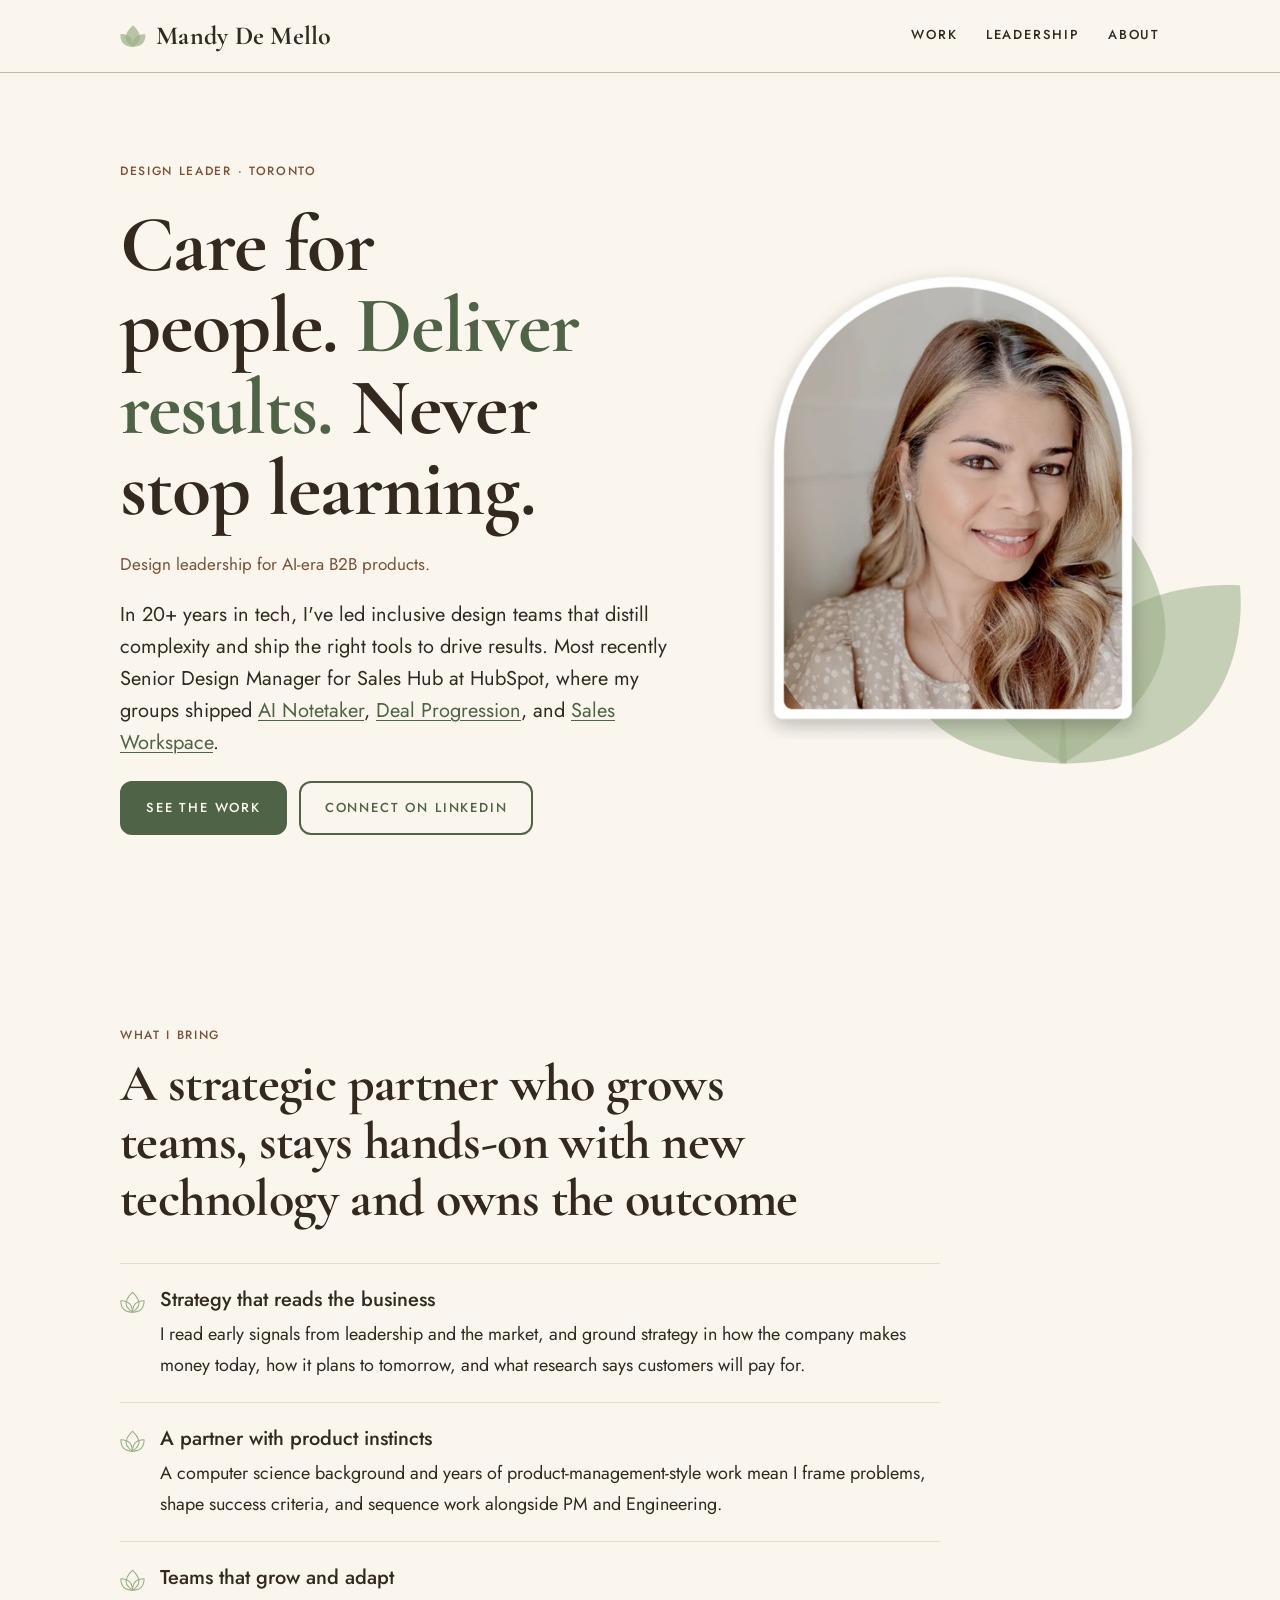
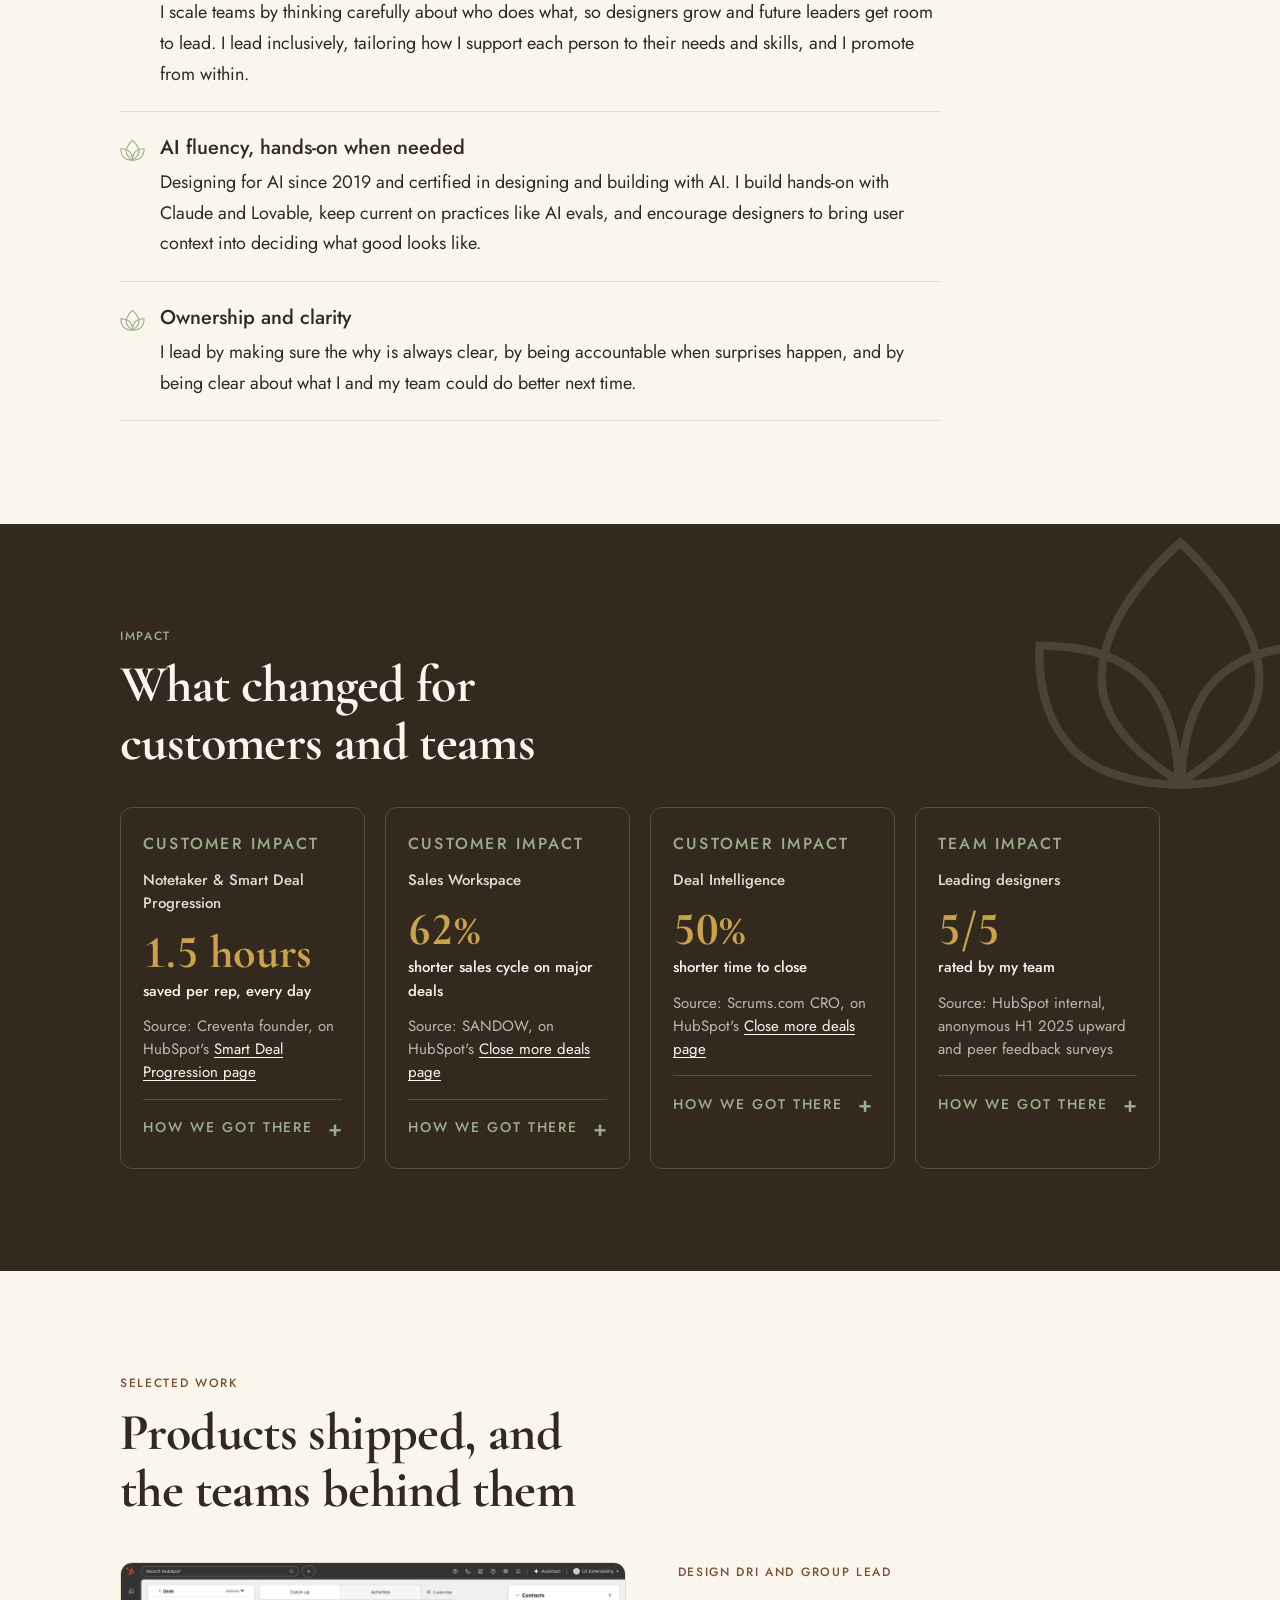
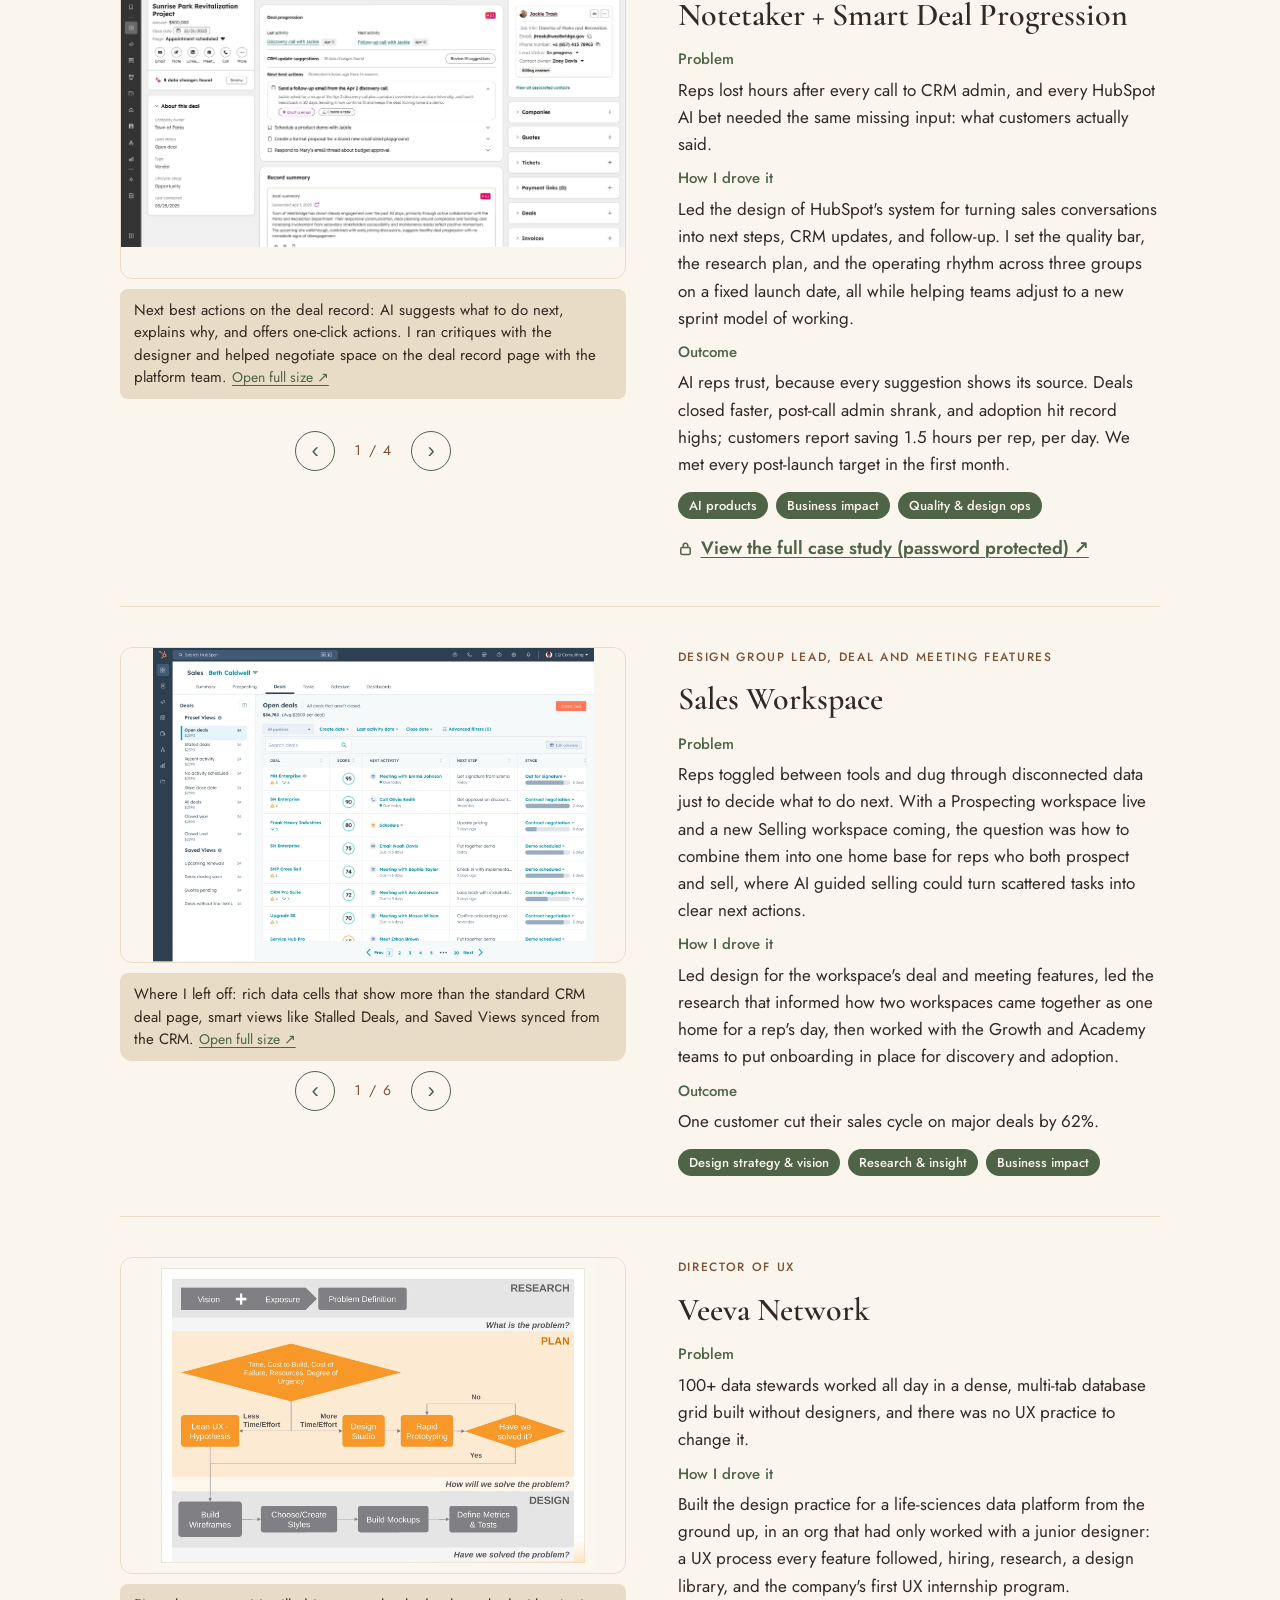
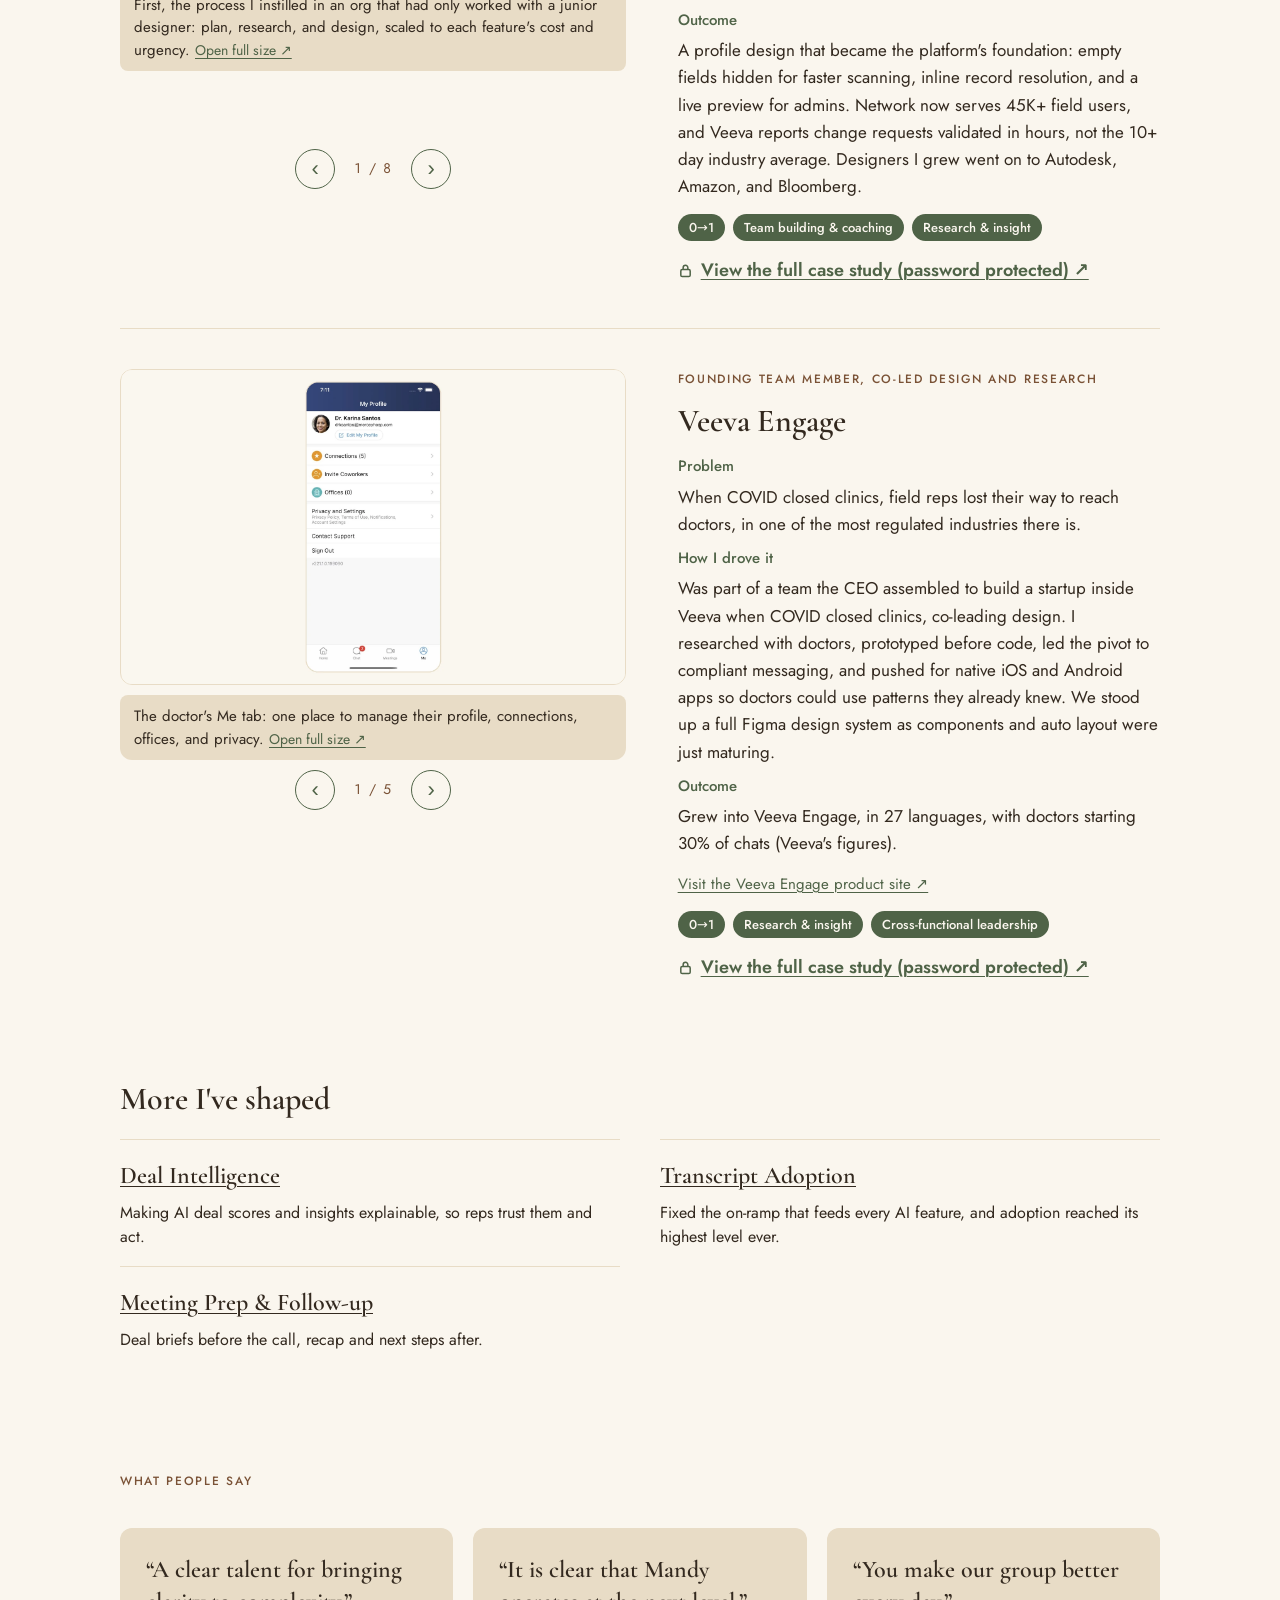
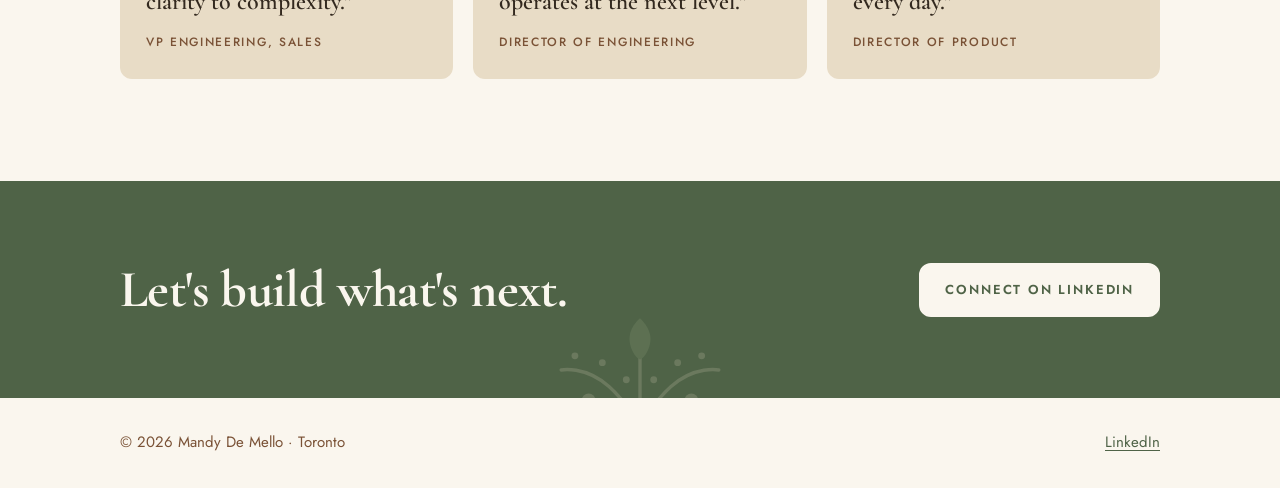
<file: index.html>
<!doctype html>
<html lang="en">
<head>
<meta charset="utf-8">
<meta name="viewport" content="width=device-width, initial-scale=1, viewport-fit=cover">
<title>Mandy De Mello</title>
<meta name="description" content="Design leader in Toronto. Care for people. Deliver results. Never stop learning.">
<link rel="preconnect" href="https://fonts.googleapis.com">
<link rel="preconnect" href="https://fonts.gstatic.com" crossorigin>
<link rel="stylesheet" href="https://fonts.googleapis.com/css2?family=Cormorant+Garamond:ital,wght@0,600;0,700;1,700&family=Jost:wght@400;500&display=swap">
<link rel="stylesheet" href="assets/css/site.css">
<link rel="icon" href="assets/img/motifs/logo-lotus.svg" type="image/svg+xml">
</head>
<body>
<header class="site-header">
  <div class="wrap">
    <a class="brand" href="index.html">Mandy De Mello</a>
    <nav class="nav" aria-label="Main">
      <a href="work.html">Work</a>
      <a href="leadership.html">Leadership</a>
      <a href="about.html">About</a>
    </nav>
  </div>
</header>

<main>
<section class="hero">
  <div class="wrap">
    <div class="hero-copy">
      <p class="eyebrow">Design leader · Toronto</p>
      <h1 class="display">Care for people. <em>Deliver results.</em> Never stop learning.</h1>
      <p class="offer">Design leadership for AI-era B2B products.</p>
      <p class="lede">In 20+ years in tech, I've led inclusive design teams that distill complexity and ship the right tools to drive results. Most recently Senior Design Manager for Sales Hub at HubSpot, where my groups shipped <a href="https://www.hubspot.com/products/sales/ai-notetaker" target="_blank" rel="noopener">AI Notetaker</a>, <a href="https://www.hubspot.com/products/sales/deal-progression" target="_blank" rel="noopener">Deal Progression</a>, and <a href="https://www.hubspot.com/company-news/spring-2025-spotlight-workspaces" target="_blank" rel="noopener">Sales Workspace</a>.</p>
      <div class="btns">
        <a class="btn btn-primary" href="work.html">See the work</a>
        <a class="btn btn-secondary" href="https://www.linkedin.com/in/amandademello" target="_blank" rel="noopener">Connect on LinkedIn</a>
      </div>
    </div>
    <div class="portrait"><img src="assets/img/mandy-arch.webp" width="600" height="727" alt="Portrait of Mandy De Mello, smiling, framed in an arch"></div>
  </div>
</section>


<section class="section">
  <div class="wrap">
    <div class="section-head"><p class="eyebrow">What I bring</p><h2 class="h1">A strategic partner who grows teams, stays hands-on with new technology and owns the outcome</h2></div>
    <ul role="list" class="bring-list">
      <li><h3 class="h3">Strategy that reads the business</h3><p>I read early signals from leadership and the market, and ground strategy in how the company makes money today, how it plans to tomorrow, and what research says customers will pay for.</p></li>
      <li><h3 class="h3">A partner with product instincts</h3><p>A computer science background and years of product-management-style work mean I frame problems, shape success criteria, and sequence work alongside PM and Engineering.</p></li>
      <li><h3 class="h3">Teams that grow and adapt</h3><p>I scale teams by thinking carefully about who does what, so designers grow and future leaders get room to lead. I lead inclusively, tailoring how I support each person to their needs and skills, and I promote from within.</p></li>
      <li><h3 class="h3">AI fluency, hands-on when needed</h3><p>Designing for AI since 2019 and certified in designing and building with AI. I build hands-on with Claude and Lovable, keep current on practices like AI evals, and encourage designers to bring user context into deciding what good looks like.</p></li>
      <li><h3 class="h3">Ownership and clarity</h3><p>I lead by making sure the why is always clear, by being accountable when surprises happen, and by being clear about what I and my team could do better next time.</p></li>
    </ul>
  </div>
</section>

<section class="band" aria-labelledby="impact-title">
  <div class="wrap">
    <div class="section-head"><p class="eyebrow">Impact</p><h2 class="h1" id="impact-title" style="color:var(--creme)">What changed for customers and teams</h2></div>
    <div class="impact">
<article class="impact-card">
  <p class="eyebrow">Customer impact</p>
  <p class="product">Notetaker &amp; Smart Deal Progression</p>
  <div><p class="num">1.5 hours</p><p class="unit">saved per rep, every day</p></div>
  <p class="source">Source: Creventa founder, on HubSpot's <a href="https://www.hubspot.com/products/sales/smart-deal-progression">Smart Deal Progression page</a></p>
  <details class="more"><summary>How we got there</summary><p>The groups I led designed the experience that turns each meeting into next steps and CRM updates, so reps skip the post-meeting admin.</p></details>
</article>
<article class="impact-card">
  <p class="eyebrow">Customer impact</p>
  <p class="product">Sales Workspace</p>
  <div><p class="num">62%</p><p class="unit">shorter sales cycle on major deals</p></div>
  <p class="source">Source: SANDOW, on HubSpot's <a href="https://www.hubspot.com/use-case/close-more-deals">Close more deals page</a></p>
  <details class="more"><summary>How we got there</summary><p>One home for a rep&#x27;s day, with deal context and full customer history in one place. One customer closed a $375K deal in 3 months instead of the usual 8.</p></details>
</article>
<article class="impact-card">
  <p class="eyebrow">Customer impact</p>
  <p class="product">Deal Intelligence</p>
  <div><p class="num">50%</p><p class="unit">shorter time to close</p></div>
  <p class="source">Source: Scrums.com CRO, on HubSpot's <a href="https://www.hubspot.com/use-case/close-more-deals">Close more deals page</a></p>
  <details class="more"><summary>How we got there</summary><p>Explainable AI deal scores let reps filter their deal board to the highest-priority deals first.</p></details>
</article>
<article class="impact-card">
  <p class="eyebrow">Team impact</p>
  <p class="product">Leading designers</p>
  <div><p class="num">5/5</p><p class="unit">rated by my team</p></div>
  <p class="source">Source: HubSpot internal, anonymous H1 2025 upward and peer feedback surveys</p>
  <details class="more"><summary>How we got there</summary><p>In H1 2025 upward feedback, my team rated me 5 out of 5 on driving high-quality UX and a high-quality product experience. Across Sales Hub, the designers I led had the highest average peer-feedback score of any leader&#x27;s reports, including engineering and product.</p></details>
</article>
    </div>
  </div>
</section>

<section class="section">
  <div class="wrap">
    <div class="section-head"><p class="eyebrow">Selected work</p><h2 class="h1">Products shipped, and the teams behind them</h2></div>
    <div class="tiles">
<article class="tile" id="notetaker-deal-progression" data-tags="AI products|Business impact|Quality &amp; design ops|Cross-functional leadership">
  <div class="tile-media"><div class="carousel" role="region" aria-roledescription="carousel" aria-label="Notetaker + Smart Deal Progression screens">
  <ul role="list" class="track" tabindex="0"><li class="slide" aria-roledescription="slide" aria-label="1 of 4"><figure><img class="shot " src="assets/img/nt-nba.webp" width="2060" height="1158" alt="Deal record with Deal progression card and next best actions" loading="lazy"><figcaption>Next best actions on the deal record: AI suggests what to do next, explains why, and offers one-click actions. I ran critiques with the designer and helped negotiate space on the deal record page with the platform team.</figcaption></figure></li><li class="slide" aria-roledescription="slide" aria-label="2 of 4"><figure><img class="shot " src="assets/img/notetaker-deal-progression-decision-1.webp" width="1443" height="1564" alt="Meeting follow-up page with next actions and CRM update suggestions" loading="lazy"><figcaption>The meeting follow-up page: after a call or meeting, reps get the next actions captured from the transcript, each attributed to its owner (the rep or another attendee), turn them into tasks in one click, and approve suggested CRM updates in one click.</figcaption></figure></li><li class="slide" aria-roledescription="slide" aria-label="3 of 4"><figure><img class="shot " src="assets/img/nt-deal-plan.webp" width="2060" height="1158" alt="Deal record with a Deal plan of shared milestones, due dates, and owners" loading="lazy"><figcaption>Deal Plans keep reps and buyers aligned on milestones shared through a customer portal, and milestones can be updated after each conversation. I shaped it through critique and by influencing the team building the customer portal, and made sure update patterns matched meeting follow-up and the Gmail extension. <a href="https://www.hubspot.com/products/sales/deal-plans" target="_blank" rel="noopener">Learn more ↗</a></figcaption></figure></li><li class="slide" aria-roledescription="slide" aria-label="4 of 4"><figure><img class="shot " src="assets/img/nt-gmail-deal.webp" width="248" height="400" alt="HubSpot Sales extension in Gmail showing deal context beside a blurred inbox" loading="lazy"><figcaption>Deal context in Gmail, part of Deal Progression: the HubSpot Sales extension brings the deal, its AI summary, and its updates into the inbox, with the same update patterns reps use everywhere else.</figcaption></figure></li></ul>
  <div class="car-nav"><button type="button" class="car-prev" aria-label="Previous screen">‹</button><span class="car-count" aria-live="polite">1 / 4</span><button type="button" class="car-next" aria-label="Next screen">›</button></div>
</div></div>
  <div class="tile-body">
    <p class="role">Design DRI and group lead</p>
    <h3 class="tile-title">Notetaker + Smart Deal Progression</h3>
    <dl class="pho">
      <div><dt>Problem</dt><dd>Reps lost hours after every call to CRM admin, and every HubSpot AI bet needed the same missing input: what customers actually said.</dd></div>
      <div><dt>How I drove it</dt><dd>Led the design of HubSpot&#x27;s system for turning sales conversations into next steps, CRM updates, and follow-up. I set the quality bar, the research plan, and the operating rhythm across three groups on a fixed launch date, all while helping teams adjust to a new sprint model of working.</dd></div>
      <div><dt>Outcome</dt><dd>AI reps trust, because every suggestion shows its source. Deals closed faster, post-call admin shrank, and adoption hit record highs; customers report saving 1.5 hours per rep, per day. We met every post-launch target in the first month.</dd></div>
    </dl>
    
    <ul role="list" class="tags" aria-label="Tags"><li class="tag">AI products</li><li class="tag">Business impact</li><li class="tag">Quality &amp; design ops</li></ul>
    <p><a class="lock-link" href="https://www.figma.com/proto/1HovT7goziRc1Y405PjQwh/Portfolio-Case-Studies?node-id=1-119&p=f&scaling=min-zoom&content-scaling=fixed&page-id=0%3A1&starting-point-node-id=1%3A119&show-proto-sidebar=1" target="_blank" rel="noopener"><svg viewBox="0 0 16 16" aria-hidden="true"><rect x="3" y="7" width="10" height="7.5" rx="1.5" fill="none" stroke="currentColor" stroke-width="1.6"/><path d="M5.5 7V5a2.5 2.5 0 0 1 5 0v2" fill="none" stroke="currentColor" stroke-width="1.6"/></svg>View the full case study (password protected) ↗</a></p>
  </div>
</article>
<article class="tile" id="sales-workspace" data-tags="Design strategy &amp; vision|Research &amp; insight|Business impact|Cross-functional leadership">
  <div class="tile-media"><div class="carousel" role="region" aria-roledescription="carousel" aria-label="Sales Workspace screens">
  <ul role="list" class="track" tabindex="0"><li class="slide" aria-roledescription="slide" aria-label="1 of 6"><figure><img class="shot " src="assets/img/sw-slide-1.webp" width="1440" height="1026" alt="Sales Workspace Deals tab" loading="lazy"><figcaption>Where I left off: rich data cells that show more than the standard CRM deal page, smart views like Stalled Deals, and Saved Views synced from the CRM.</figcaption></figure></li><li class="slide" aria-roledescription="slide" aria-label="2 of 6"><figure><img class="shot " src="assets/img/sw-slide-3.webp" width="1446" height="1026" alt="Expanded deal sidebar with Guided Actions, Deal Insights, and Deal Score" loading="lazy"><figcaption>The expanded deal sidebar, with more context than the CRM record shows: Guided Actions for what to do next, Deal Insights like risks and buyer goals, and an explainable Deal Score.</figcaption></figure></li><li class="slide" aria-roledescription="slide" aria-label="3 of 6"><figure><img class="shot " src="assets/img/sw-slide-4.webp" width="1280" height="813" alt="The original Prospecting workspace" loading="lazy"><figcaption>Where I started: a separate Prospecting workspace already existed.</figcaption></figure></li><li class="slide" aria-roledescription="slide" aria-label="4 of 6"><figure><img class="shot " src="assets/img/sw-slide-5.webp" width="1440" height="1024" alt="Concept test: Prospecting workspace" loading="lazy"><figcaption>A concept test I created and ran to explore how best to combine the workspaces, if at all. This screen shows the Prospecting side.</figcaption></figure></li><li class="slide" aria-roledescription="slide" aria-label="5 of 6"><figure><img class="shot " src="assets/img/sw-slide-6.webp" width="1440" height="1024" alt="Concept test: Selling workspace summary" loading="lazy"><figcaption>Another screen from the concept test: a matching Selling workspace summary.</figcaption></figure></li><li class="slide" aria-roledescription="slide" aria-label="6 of 6"><figure><img class="shot " src="assets/img/sw-slide-7.webp" width="1440" height="1024" alt="Concept test: Selling workspace deals" loading="lazy"><figcaption>The concept test&#x27;s Selling workspace Deals view.</figcaption></figure></li></ul>
  <div class="car-nav"><button type="button" class="car-prev" aria-label="Previous screen">‹</button><span class="car-count" aria-live="polite">1 / 6</span><button type="button" class="car-next" aria-label="Next screen">›</button></div>
</div></div>
  <div class="tile-body">
    <p class="role">Design group lead, deal and meeting features</p>
    <h3 class="tile-title">Sales Workspace</h3>
    <dl class="pho">
      <div><dt>Problem</dt><dd>Reps toggled between tools and dug through disconnected data just to decide what to do next. With a Prospecting workspace live and a new Selling workspace coming, the question was how to combine them into one home base for reps who both prospect and sell, where AI guided selling could turn scattered tasks into clear next actions.</dd></div>
      <div><dt>How I drove it</dt><dd>Led design for the workspace&#x27;s deal and meeting features, led the research that informed how two workspaces came together as one home for a rep&#x27;s day, then worked with the Growth and Academy teams to put onboarding in place for discovery and adoption.</dd></div>
      <div><dt>Outcome</dt><dd>One customer cut their sales cycle on major deals by 62%.</dd></div>
    </dl>
    
    <ul role="list" class="tags" aria-label="Tags"><li class="tag">Design strategy &amp; vision</li><li class="tag">Research &amp; insight</li><li class="tag">Business impact</li></ul>
    
  </div>
</article>
<article class="tile" id="veeva-network" data-tags="0→1|Team building &amp; coaching|Research &amp; insight|Quality &amp; design ops">
  <div class="tile-media"><div class="carousel" role="region" aria-roledescription="carousel" aria-label="Veeva Network screens">
  <ul role="list" class="track" tabindex="0"><li class="slide" aria-roledescription="slide" aria-label="1 of 8"><figure><img class="shot " src="assets/img/vn-slide-4.webp" width="1680" height="1190" alt="Slide: the UX process diagram" loading="lazy"><figcaption>First, the process I instilled in an org that had only worked with a junior designer: plan, research, and design, scaled to each feature&#x27;s cost and urgency.</figcaption></figure></li><li class="slide" aria-roledescription="slide" aria-label="2 of 8"><figure><img class="shot " src="assets/img/vn-slide-5.webp" width="2600" height="1833" alt="Slides: Kickoff, UX plan, design studio, usability testing" loading="lazy"><figcaption>Then I explained UX to the org through clear steps for every feature, each with an owner, purpose, and format: kickoff, an agreed UX plan, design studios, reviews, and usability testing.</figcaption></figure></li><li class="slide" aria-roledescription="slide" aria-label="3 of 8"><figure><img class="shot " src="assets/img/vn-before.webp" width="1182" height="739" alt="Veeva Network HCP profile before the redesign" loading="lazy"><figcaption>Then, coaching each designer through each feature. HCP profile, before: a junior designer had started this redesign before I joined. I coached the designer to understand the problem first, through a heuristic evaluation and research with data stewards, which found too much scrolling, hard-to-find data, and constant jumping between pages. (Record details blurred.)</figcaption></figure></li><li class="slide" aria-roledescription="slide" aria-label="4 of 8"><figure><img class="shot " src="assets/img/vn-early.webp" width="2128" height="1330" alt="Early attempt at the new HCP profile" loading="lazy"><figcaption>An early attempt, prototyped in Axure, aligned fields and labels for key information. Testing showed it still wasn&#x27;t scannable enough, so I coached the designer to keep testing and refining.</figcaption></figure></li><li class="slide" aria-roledescription="slide" aria-label="5 of 8"><figure><img class="shot " src="assets/img/vn-final.webp" width="1766" height="1104" alt="Final new HCP profile in Veeva Network" loading="lazy"><figcaption>The new profile: clearer navigation, aligned fields and labels, larger type, key information up top, and helper panels on the right. Stewards worked faster, with less training and fewer errors, and the designer grew from junior to intermediate along the way.</figcaption></figure></li><li class="slide" aria-roledescription="slide" aria-label="6 of 8"><figure><img class="shot " src="assets/img/vn-ss-before.webp" width="2128" height="1330" alt="Source Subscription admin UI before" loading="lazy"><figcaption>Source Subscription, before: an admin UI for loading data so complex that customers paid consultants to run it.</figcaption></figure></li><li class="slide" aria-roledescription="slide" aria-label="7 of 8"><figure><img class="shot " src="assets/img/vn-ss-wizard.webp" width="1469" height="918" alt="Source Subscription Wizard Mode" loading="lazy"><figcaption>Wizard Mode, shaped by interviews on admins&#x27; most common tasks. I worked with a senior designer to translate complex business requirements and gather research for them, and critiqued the visual design along the way. The result: an immediate drop in time from training to first successful use, and now used often.</figcaption></figure></li><li class="slide" aria-roledescription="slide" aria-label="8 of 8"><figure><img class="shot " src="assets/img/vn-query.webp" width="1227" height="767" alt="Query Builder SQL editor in Veeva Network" loading="lazy"><figcaption>Query Builder, designed by an intern I coached: admins query data inside the product instead of exporting it to other tools. The intern was hired full time and the PM promoted.</figcaption></figure></li></ul>
  <div class="car-nav"><button type="button" class="car-prev" aria-label="Previous screen">‹</button><span class="car-count" aria-live="polite">1 / 8</span><button type="button" class="car-next" aria-label="Next screen">›</button></div>
</div></div>
  <div class="tile-body">
    <p class="role">Director of UX</p>
    <h3 class="tile-title">Veeva Network</h3>
    <dl class="pho">
      <div><dt>Problem</dt><dd>100+ data stewards worked all day in a dense, multi-tab database grid built without designers, and there was no UX practice to change it.</dd></div>
      <div><dt>How I drove it</dt><dd>Built the design practice for a life-sciences data platform from the ground up, in an org that had only worked with a junior designer: a UX process every feature followed, hiring, research, a design library, and the company&#x27;s first UX internship program.</dd></div>
      <div><dt>Outcome</dt><dd>A profile design that became the platform&#x27;s foundation: empty fields hidden for faster scanning, inline record resolution, and a live preview for admins. Network now serves 45K+ field users, and Veeva reports change requests validated in hours, not the 10+ day industry average. Designers I grew went on to Autodesk, Amazon, and Bloomberg.</dd></div>
    </dl>
    
    <ul role="list" class="tags" aria-label="Tags"><li class="tag">0→1</li><li class="tag">Team building &amp; coaching</li><li class="tag">Research &amp; insight</li></ul>
    <p><a class="lock-link" href="https://www.figma.com/proto/1HovT7goziRc1Y405PjQwh/Portfolio-Case-Studies?node-id=1-547&p=f&scaling=min-zoom&content-scaling=fixed&page-id=0%3A1&starting-point-node-id=1%3A547&show-proto-sidebar=1" target="_blank" rel="noopener"><svg viewBox="0 0 16 16" aria-hidden="true"><rect x="3" y="7" width="10" height="7.5" rx="1.5" fill="none" stroke="currentColor" stroke-width="1.6"/><path d="M5.5 7V5a2.5 2.5 0 0 1 5 0v2" fill="none" stroke="currentColor" stroke-width="1.6"/></svg>View the full case study (password protected) ↗</a></p>
  </div>
</article>
<article class="tile" id="veeva-engage" data-tags="0→1|Research &amp; insight|Cross-functional leadership|Design strategy &amp; vision">
  <div class="tile-media"><div class="carousel" role="region" aria-roledescription="carousel" aria-label="Veeva Engage screens">
  <ul role="list" class="track" tabindex="0"><li class="slide" aria-roledescription="slide" aria-label="1 of 5"><figure><img class="shot " src="assets/img/ve-slide-1.webp" width="1600" height="1000" alt="Veeva Engage Me tab for doctors" loading="lazy"><figcaption>The doctor&#x27;s Me tab: one place to manage their profile, connections, offices, and privacy.</figcaption></figure></li><li class="slide" aria-roledescription="slide" aria-label="2 of 5"><figure><img class="shot " src="assets/img/ve-slide-2.webp" width="1600" height="1000" alt="Veeva Engage connections list" loading="lazy"><figcaption>Connections: doctors see the reps and colleagues they&#x27;re connected to, with reps marked by a briefcase.</figcaption></figure></li><li class="slide" aria-roledescription="slide" aria-label="3 of 5"><figure><img class="shot " src="assets/img/ve-slide-3.webp" width="1600" height="1000" alt="A rep&#x27;s profile in Veeva Engage" loading="lazy"><figcaption>A rep&#x27;s profile shows the medications they cover, with chat, email, and a call one tap away.</figcaption></figure></li><li class="slide" aria-roledescription="slide" aria-label="4 of 5"><figure><img class="shot " src="assets/img/ve-slide-4.webp" width="1413" height="883" alt="A brand&#x27;s HCP resources with Send buttons" loading="lazy"><figcaption>A brand&#x27;s HCP resources, like brochures and spec sheets, that doctors can send on to colleagues in chat.</figcaption></figure></li><li class="slide" aria-roledescription="slide" aria-label="5 of 5"><figure><img class="shot " src="assets/img/ve-slide-5.webp" width="1012" height="632" alt="Email notification of a new Veeva Engage message" loading="lazy"><figcaption>HCPs receive email notifications from in-app messaging, part of the wider app ecosystem.</figcaption></figure></li></ul>
  <div class="car-nav"><button type="button" class="car-prev" aria-label="Previous screen">‹</button><span class="car-count" aria-live="polite">1 / 5</span><button type="button" class="car-next" aria-label="Next screen">›</button></div>
</div></div>
  <div class="tile-body">
    <p class="role">Founding team member, co-led design and research</p>
    <h3 class="tile-title">Veeva Engage</h3>
    <dl class="pho">
      <div><dt>Problem</dt><dd>When COVID closed clinics, field reps lost their way to reach doctors, in one of the most regulated industries there is.</dd></div>
      <div><dt>How I drove it</dt><dd>Was part of a team the CEO assembled to build a startup inside Veeva when COVID closed clinics, co-leading design. I researched with doctors, prototyped before code, led the pivot to compliant messaging, and pushed for native iOS and Android apps so doctors could use patterns they already knew. We stood up a full Figma design system as components and auto layout were just maturing.</dd></div>
      <div><dt>Outcome</dt><dd>Grew into Veeva Engage, in 27 languages, with doctors starting 30% of chats (Veeva&#x27;s figures).</dd></div>
    </dl>
    <p class="ext-link"><a href="https://veevaengage.com/" target="_blank" rel="noopener">Visit the Veeva Engage product site ↗</a></p>
    <ul role="list" class="tags" aria-label="Tags"><li class="tag">0→1</li><li class="tag">Research &amp; insight</li><li class="tag">Cross-functional leadership</li></ul>
    <p><a class="lock-link" href="https://www.figma.com/proto/1HovT7goziRc1Y405PjQwh/Portfolio-Case-Studies?node-id=1-393&p=f&scaling=min-zoom&content-scaling=fixed&page-id=0%3A1&starting-point-node-id=1%3A393&show-proto-sidebar=1" target="_blank" rel="noopener"><svg viewBox="0 0 16 16" aria-hidden="true"><rect x="3" y="7" width="10" height="7.5" rx="1.5" fill="none" stroke="currentColor" stroke-width="1.6"/><path d="M5.5 7V5a2.5 2.5 0 0 1 5 0v2" fill="none" stroke="currentColor" stroke-width="1.6"/></svg>View the full case study (password protected) ↗</a></p>
  </div>
</article>
    </div>
    <div class="section-head" style="margin-top:56px;margin-bottom:20px"><h2 class="h2">More I've shaped</h2></div>
    <ul role="list" class="more-list">
<li><a href="work.html#deal-intelligence">Deal Intelligence</a><span>Making AI deal scores and insights explainable, so reps trust them and act.</span></li>
<li><a href="work.html#transcript-adoption">Transcript Adoption</a><span>Fixed the on-ramp that feeds every AI feature, and adoption reached its highest level ever.</span></li>
<li><a href="work.html#meeting-prep">Meeting Prep & Follow-up</a><span>Deal briefs before the call, recap and next steps after.</span></li>
    </ul>
  </div>
</section>


<section class="section">
  <div class="wrap">
    <div class="section-head"><p class="eyebrow">What people say</p></div>
    <div class="quotes">
      <figure class="quote"><blockquote>“A clear talent for bringing clarity to complexity.”</blockquote><figcaption>VP Engineering, Sales</figcaption></figure>
      <figure class="quote"><blockquote>“It is clear that Mandy operates at the next level.”</blockquote><figcaption>Director of Engineering</figcaption></figure>
      <figure class="quote"><blockquote>“You make our group better every day.”</blockquote><figcaption>Director of Product</figcaption></figure>
    </div>
  </div>
</section>
</main>
<section class="contact" aria-labelledby="contact-title">
  <div class="wrap">
    <h2 class="h1" id="contact-title">Let's build what's next.</h2>
    <div class="links">
      <a class="btn btn-primary" href="https://www.linkedin.com/in/amandademello" target="_blank" rel="noopener">Connect on LinkedIn</a>
    </div>
  </div>
</section>
<footer class="site-footer">
  <div class="wrap">
    <span>© 2026 Mandy De Mello · Toronto</span>
    <span><a href="https://www.linkedin.com/in/amandademello" target="_blank" rel="noopener">LinkedIn</a></span>
  </div>
</footer>
<script>
document.querySelectorAll('.carousel').forEach(function (c) {
  c.querySelectorAll('figure').forEach(function (f) { var im = f.querySelector('img'), cap = f.querySelector('figcaption'); if (!im || !cap) return; var a = document.createElement('a'); a.href = im.getAttribute('src'); a.target = '_blank'; a.rel = 'noopener'; a.className = 'full'; a.textContent = 'Open full size ↗'; cap.appendChild(document.createTextNode(' ')); cap.appendChild(a); });
  var t = c.querySelector('.track'), n = t.children.length, out = c.querySelector('.car-count'), cur = 0, timer;
  function show() { out.textContent = (cur + 1) + ' / ' + n; }
  function go(i) { cur = (i + n) % n; show(); t.scrollTo({ left: cur * t.clientWidth, behavior: 'smooth' }); }
  c.querySelector('.car-prev').addEventListener('click', function () { go(cur - 1); });
  c.querySelector('.car-next').addEventListener('click', function () { go(cur + 1); });
  t.addEventListener('scroll', function () { clearTimeout(timer); timer = setTimeout(function () { cur = Math.round(t.scrollLeft / t.clientWidth); show(); }, 150); }, { passive: true });
  t.addEventListener('keydown', function (e) { if (e.key === 'ArrowRight') { e.preventDefault(); go(cur + 1); } if (e.key === 'ArrowLeft') { e.preventDefault(); go(cur - 1); } });
});
</script>
</body>
</html>
</file>
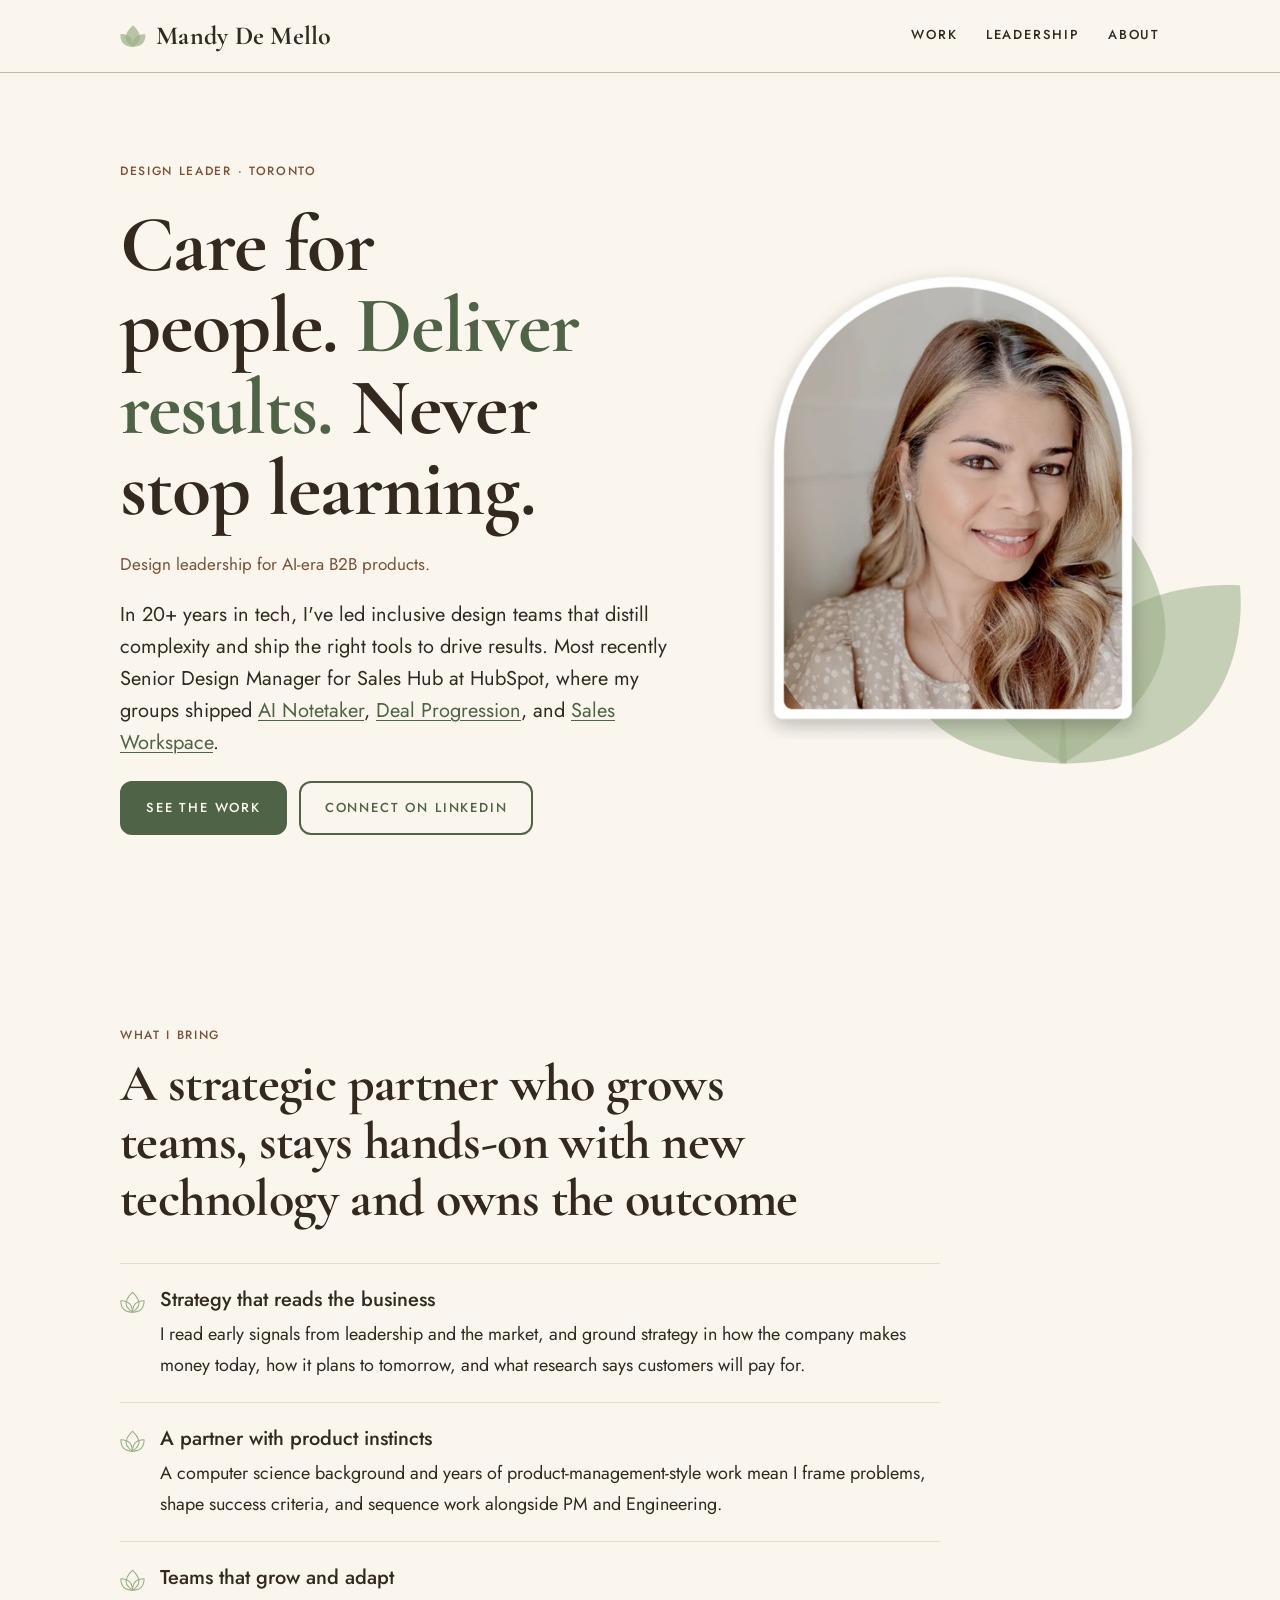
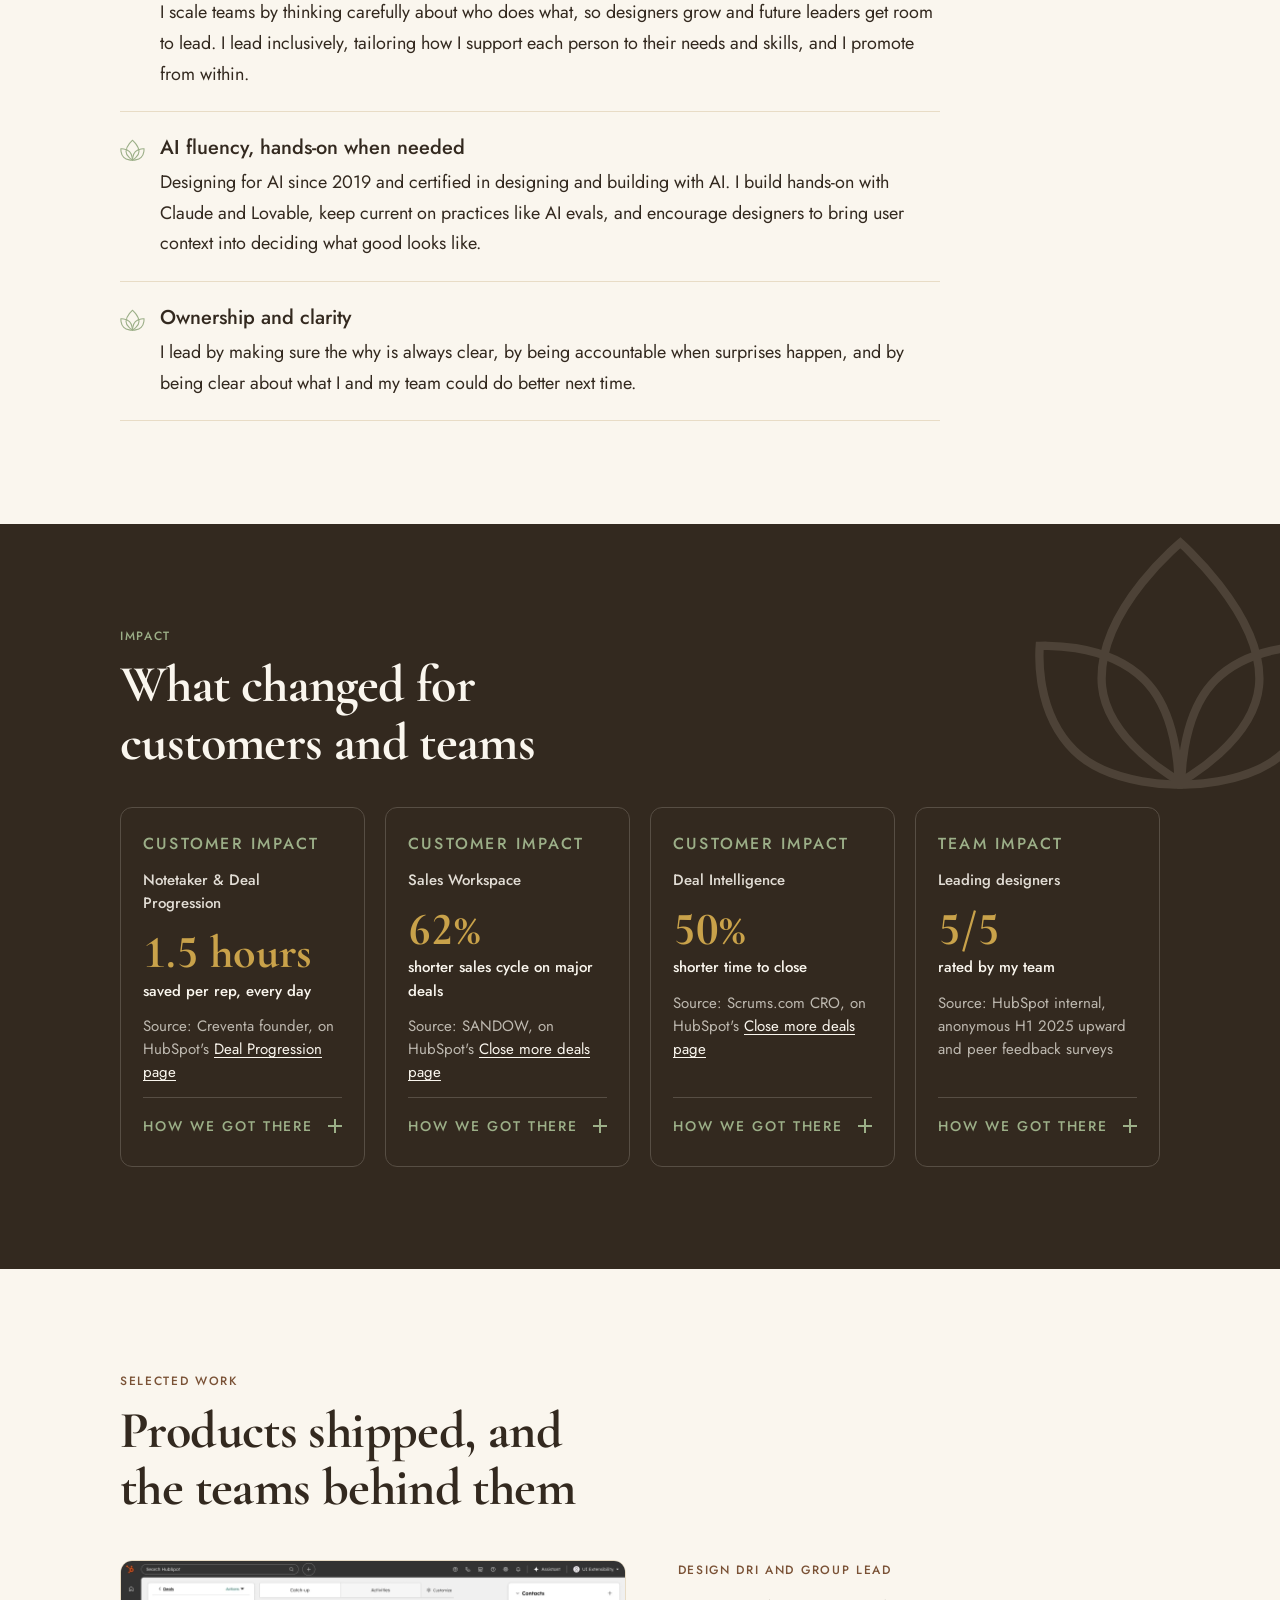
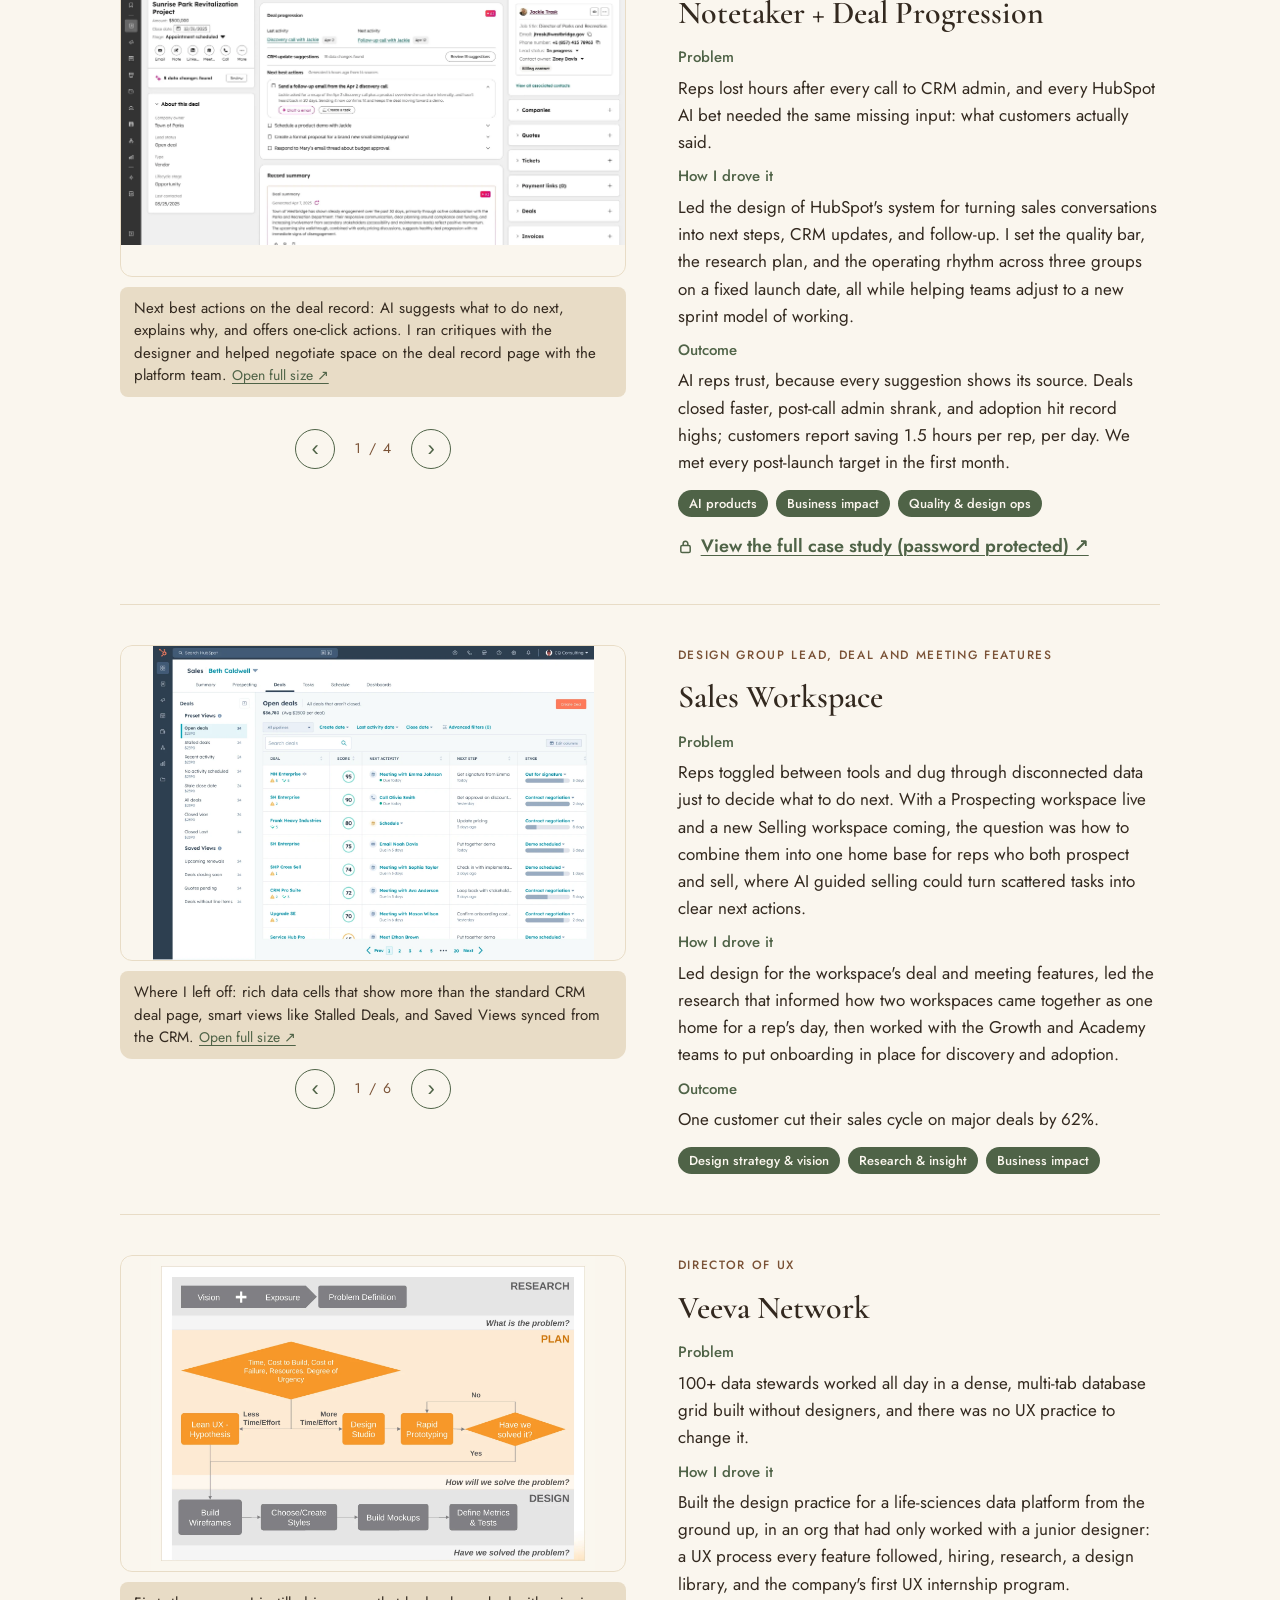
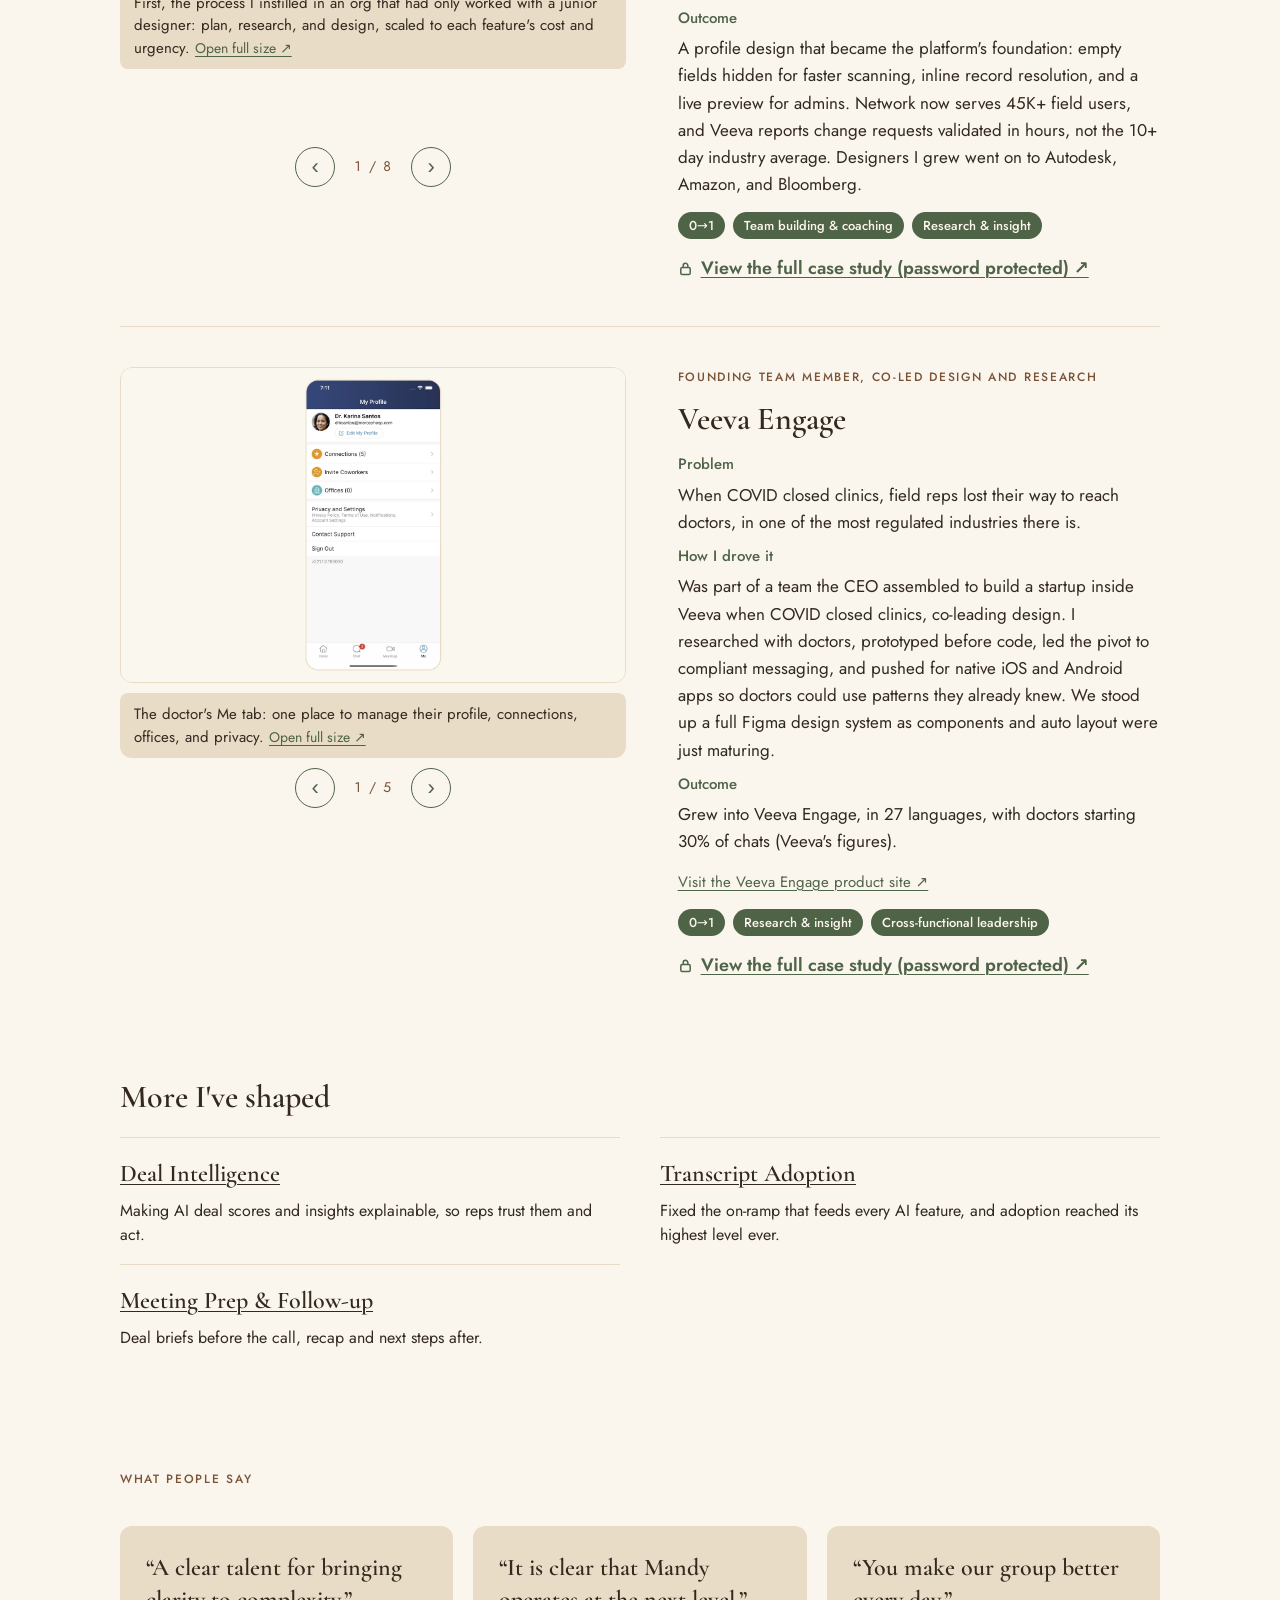
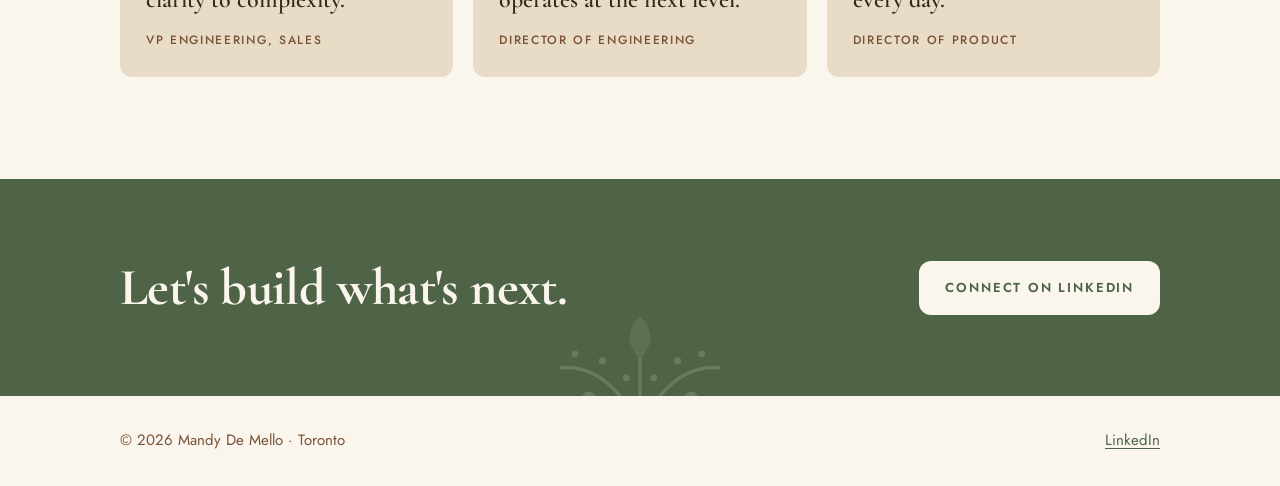
<file: mandydemelloportfolio/index.html>
<!doctype html>
<html lang="en">
<head>
<meta charset="utf-8">
<meta name="viewport" content="width=device-width, initial-scale=1, viewport-fit=cover">
<title>Mandy De Mello</title>
<meta name="description" content="Design leader in Toronto. Care for people. Deliver results. Never stop learning.">
<link rel="preconnect" href="https://fonts.googleapis.com">
<link rel="preconnect" href="https://fonts.gstatic.com" crossorigin>
<link rel="stylesheet" href="https://fonts.googleapis.com/css2?family=Cormorant+Garamond:ital,wght@0,600;0,700;1,700&family=Jost:wght@400;500&display=swap">
<link rel="stylesheet" href="assets/css/site.css">
<link rel="icon" href="assets/img/motifs/logo-lotus.svg" type="image/svg+xml">
</head>
<body>
<header class="site-header">
  <div class="wrap">
    <a class="brand" href="index.html">Mandy De Mello</a>
    <nav class="nav" aria-label="Main">
      <a href="work.html">Work</a>
      <a href="leadership.html">Leadership</a>
      <a href="about.html">About</a>
    </nav>
  </div>
</header>

<main>
<section class="hero">
  <div class="wrap">
    <div class="hero-copy">
      <p class="eyebrow">Design leader · Toronto</p>
      <h1 class="display">Care for people. <em>Deliver results.</em> Never stop learning.</h1>
      <p class="offer">Design leadership for AI-era B2B products.</p>
      <p class="lede">In 20+ years in tech, I've led inclusive design teams that distill complexity and ship the right tools to drive results. Most recently Senior Design Manager for Sales Hub at HubSpot, where my groups shipped <a href="https://www.hubspot.com/products/sales/ai-notetaker" target="_blank" rel="noopener">AI Notetaker</a>, <a href="https://www.hubspot.com/products/sales/deal-progression" target="_blank" rel="noopener">Deal Progression</a>, and <a href="https://www.hubspot.com/company-news/spring-2025-spotlight-workspaces" target="_blank" rel="noopener">Sales Workspace</a>.</p>
      <div class="btns">
        <a class="btn btn-primary" href="work.html">See the work</a>
        <a class="btn btn-secondary" href="https://www.linkedin.com/in/amandademello" target="_blank" rel="noopener">Connect on LinkedIn</a>
      </div>
    </div>
    <div class="portrait"><img src="assets/img/mandy-arch.webp" width="600" height="727" alt="Portrait of Mandy De Mello, smiling, framed in an arch"></div>
  </div>
</section>


<section class="section">
  <div class="wrap">
    <div class="section-head"><p class="eyebrow">What I bring</p><h2 class="h1">A strategic partner who grows teams, stays hands-on with new technology and owns the outcome</h2></div>
    <ul role="list" class="bring-list">
      <li><h3 class="h3">Strategy that reads the business</h3><p>I read early signals from leadership and the market, and ground strategy in how the company makes money today, how it plans to tomorrow, and what research says customers will pay for.</p></li>
      <li><h3 class="h3">A partner with product instincts</h3><p>A computer science background and years of product-management-style work mean I frame problems, shape success criteria, and sequence work alongside PM and Engineering.</p></li>
      <li><h3 class="h3">Teams that grow and adapt</h3><p>I scale teams by thinking carefully about who does what, so designers grow and future leaders get room to lead. I lead inclusively, tailoring how I support each person to their needs and skills, and I promote from within.</p></li>
      <li><h3 class="h3">AI fluency, hands-on when needed</h3><p>Designing for AI since 2019 and certified in designing and building with AI. I build hands-on with Claude and Lovable, keep current on practices like AI evals, and encourage designers to bring user context into deciding what good looks like.</p></li>
      <li><h3 class="h3">Ownership and clarity</h3><p>I lead by making sure the why is always clear, by being accountable when surprises happen, and by being clear about what I and my team could do better next time.</p></li>
    </ul>
  </div>
</section>

<section class="band" aria-labelledby="impact-title">
  <div class="wrap">
    <div class="section-head"><p class="eyebrow">Impact</p><h2 class="h1" id="impact-title" style="color:var(--creme)">What changed for customers and teams</h2></div>
    <div class="impact">
<article class="impact-card">
  <p class="eyebrow">Customer impact</p>
  <p class="product">Notetaker &amp; Deal Progression</p>
  <div><p class="num">1.5 hours</p><p class="unit">saved per rep, every day</p></div>
  <p class="source">Source: Creventa founder, on HubSpot's <a href="https://www.hubspot.com/products/sales/smart-deal-progression">Deal Progression page</a></p>
  <details class="more"><summary>How we got there</summary><p>The groups I led designed the experience that turns each meeting into next steps and CRM updates, so reps skip the post-meeting admin.</p></details>
</article>
<article class="impact-card">
  <p class="eyebrow">Customer impact</p>
  <p class="product">Sales Workspace</p>
  <div><p class="num">62%</p><p class="unit">shorter sales cycle on major deals</p></div>
  <p class="source">Source: SANDOW, on HubSpot's <a href="https://www.hubspot.com/use-case/close-more-deals">Close more deals page</a></p>
  <details class="more"><summary>How we got there</summary><p>One home for a rep&#x27;s day, with deal context and full customer history in one place. One customer closed a $375K deal in 3 months instead of the usual 8.</p></details>
</article>
<article class="impact-card">
  <p class="eyebrow">Customer impact</p>
  <p class="product">Deal Intelligence</p>
  <div><p class="num">50%</p><p class="unit">shorter time to close</p></div>
  <p class="source">Source: Scrums.com CRO, on HubSpot's <a href="https://www.hubspot.com/use-case/close-more-deals">Close more deals page</a></p>
  <details class="more"><summary>How we got there</summary><p>Explainable AI deal scores let reps filter their deal board to the highest-priority deals first.</p></details>
</article>
<article class="impact-card">
  <p class="eyebrow">Team impact</p>
  <p class="product">Leading designers</p>
  <div><p class="num">5/5</p><p class="unit">rated by my team</p></div>
  <p class="source">Source: HubSpot internal, anonymous H1 2025 upward and peer feedback surveys</p>
  <details class="more"><summary>How we got there</summary><p>In H1 2025 upward feedback, my team rated me 5 out of 5 on driving high-quality UX and a high-quality product experience. Across Sales Hub, the designers I led had the highest average peer-feedback score of any leader&#x27;s reports, including engineering and product.</p></details>
</article>
    </div>
  </div>
</section>

<section class="section">
  <div class="wrap">
    <div class="section-head"><p class="eyebrow">Selected work</p><h2 class="h1">Products shipped, and the teams behind them</h2></div>
    <div class="tiles">
<article class="tile" id="notetaker-deal-progression" data-tags="AI products|Business impact|Quality &amp; design ops|Cross-functional leadership">
  <div class="tile-media"><div class="carousel" role="region" aria-roledescription="carousel" aria-label="Notetaker + Deal Progression screens">
  <ul role="list" class="track" tabindex="0"><li class="slide" aria-roledescription="slide" aria-label="1 of 4"><figure><img class="shot " src="assets/img/nt-nba.webp" width="2060" height="1158" alt="Deal record with Deal progression card and next best actions" loading="lazy"><figcaption>Next best actions on the deal record: AI suggests what to do next, explains why, and offers one-click actions. I ran critiques with the designer and helped negotiate space on the deal record page with the platform team.</figcaption></figure></li><li class="slide" aria-roledescription="slide" aria-label="2 of 4"><figure><img class="shot " src="assets/img/notetaker-deal-progression-decision-1.webp" width="1443" height="1564" alt="Meeting follow-up page with next actions and CRM update suggestions" loading="lazy"><figcaption>The meeting follow-up page: after a call or meeting, reps get the next actions captured from the transcript, each attributed to its owner (the rep or another attendee), turn them into tasks in one click, and approve suggested CRM updates in one click.</figcaption></figure></li><li class="slide" aria-roledescription="slide" aria-label="3 of 4"><figure><img class="shot " src="assets/img/nt-deal-plan.webp" width="2060" height="1158" alt="Deal record with a Deal plan of shared milestones, due dates, and owners" loading="lazy"><figcaption>Deal Plans keep reps and buyers aligned on milestones shared through a customer portal, and milestones can be updated after each conversation. I shaped it through critique and by influencing the team building the customer portal, and made sure update patterns matched meeting follow-up and the Gmail extension. <a href="https://www.hubspot.com/products/sales/deal-plans" target="_blank" rel="noopener">Learn more ↗</a></figcaption></figure></li><li class="slide" aria-roledescription="slide" aria-label="4 of 4"><figure><img class="shot " src="assets/img/nt-gmail-deal.webp" width="248" height="400" alt="HubSpot Sales extension in Gmail showing deal context beside a blurred inbox" loading="lazy"><figcaption>Deal context in Gmail, part of Deal Progression: the HubSpot Sales extension brings the deal, its AI summary, and its updates into the inbox, with the same update patterns reps use everywhere else.</figcaption></figure></li></ul>
  <div class="car-nav"><button type="button" class="car-prev" aria-label="Previous screen">‹</button><span class="car-count" aria-live="polite">1 / 4</span><button type="button" class="car-next" aria-label="Next screen">›</button></div>
</div></div>
  <div class="tile-body">
    <p class="role">Design DRI and group lead</p>
    <h3 class="tile-title">Notetaker + Deal Progression</h3>
    <dl class="pho">
      <div><dt>Problem</dt><dd>Reps lost hours after every call to CRM admin, and every HubSpot AI bet needed the same missing input: what customers actually said.</dd></div>
      <div><dt>How I drove it</dt><dd>Led the design of HubSpot&#x27;s system for turning sales conversations into next steps, CRM updates, and follow-up. I set the quality bar, the research plan, and the operating rhythm across three groups on a fixed launch date, all while helping teams adjust to a new sprint model of working.</dd></div>
      <div><dt>Outcome</dt><dd>AI reps trust, because every suggestion shows its source. Deals closed faster, post-call admin shrank, and adoption hit record highs; customers report saving 1.5 hours per rep, per day. We met every post-launch target in the first month.</dd></div>
    </dl>
    
    <ul role="list" class="tags" aria-label="Tags"><li class="tag">AI products</li><li class="tag">Business impact</li><li class="tag">Quality &amp; design ops</li></ul>
    <p><a class="lock-link" href="https://www.figma.com/proto/1HovT7goziRc1Y405PjQwh/Portfolio-Case-Studies?node-id=1-119&p=f&scaling=min-zoom&content-scaling=fixed&page-id=0%3A1&starting-point-node-id=1%3A119&show-proto-sidebar=1" target="_blank" rel="noopener"><svg viewBox="0 0 16 16" aria-hidden="true"><rect x="3" y="7" width="10" height="7.5" rx="1.5" fill="none" stroke="currentColor" stroke-width="1.6"/><path d="M5.5 7V5a2.5 2.5 0 0 1 5 0v2" fill="none" stroke="currentColor" stroke-width="1.6"/></svg>View the full case study (password protected) ↗</a></p>
  </div>
</article>
<article class="tile" id="sales-workspace" data-tags="Design strategy &amp; vision|Research &amp; insight|Business impact|Cross-functional leadership">
  <div class="tile-media"><div class="carousel" role="region" aria-roledescription="carousel" aria-label="Sales Workspace screens">
  <ul role="list" class="track" tabindex="0"><li class="slide" aria-roledescription="slide" aria-label="1 of 6"><figure><img class="shot " src="assets/img/sw-slide-1.webp" width="1440" height="1026" alt="Sales Workspace Deals tab" loading="lazy"><figcaption>Where I left off: rich data cells that show more than the standard CRM deal page, smart views like Stalled Deals, and Saved Views synced from the CRM.</figcaption></figure></li><li class="slide" aria-roledescription="slide" aria-label="2 of 6"><figure><img class="shot " src="assets/img/sw-slide-3.webp" width="1446" height="1026" alt="Expanded deal sidebar with Guided Actions, Deal Insights, and Deal Score" loading="lazy"><figcaption>The expanded deal sidebar, with more context than the CRM record shows: Guided Actions for what to do next, Deal Insights like risks and buyer goals, and an explainable Deal Score.</figcaption></figure></li><li class="slide" aria-roledescription="slide" aria-label="3 of 6"><figure><img class="shot " src="assets/img/sw-slide-4.webp" width="1280" height="813" alt="The original Prospecting workspace" loading="lazy"><figcaption>Where I started: a separate Prospecting workspace already existed.</figcaption></figure></li><li class="slide" aria-roledescription="slide" aria-label="4 of 6"><figure><img class="shot " src="assets/img/sw-slide-5.webp" width="1440" height="1024" alt="Concept test: Prospecting workspace" loading="lazy"><figcaption>A concept test I created and ran to explore how best to combine the workspaces, if at all. This screen shows the Prospecting side.</figcaption></figure></li><li class="slide" aria-roledescription="slide" aria-label="5 of 6"><figure><img class="shot " src="assets/img/sw-slide-6.webp" width="1440" height="1024" alt="Concept test: Selling workspace summary" loading="lazy"><figcaption>Another screen from the concept test: a matching Selling workspace summary.</figcaption></figure></li><li class="slide" aria-roledescription="slide" aria-label="6 of 6"><figure><img class="shot " src="assets/img/sw-slide-7.webp" width="1440" height="1024" alt="Concept test: Selling workspace deals" loading="lazy"><figcaption>The concept test&#x27;s Selling workspace Deals view.</figcaption></figure></li></ul>
  <div class="car-nav"><button type="button" class="car-prev" aria-label="Previous screen">‹</button><span class="car-count" aria-live="polite">1 / 6</span><button type="button" class="car-next" aria-label="Next screen">›</button></div>
</div></div>
  <div class="tile-body">
    <p class="role">Design group lead, deal and meeting features</p>
    <h3 class="tile-title">Sales Workspace</h3>
    <dl class="pho">
      <div><dt>Problem</dt><dd>Reps toggled between tools and dug through disconnected data just to decide what to do next. With a Prospecting workspace live and a new Selling workspace coming, the question was how to combine them into one home base for reps who both prospect and sell, where AI guided selling could turn scattered tasks into clear next actions.</dd></div>
      <div><dt>How I drove it</dt><dd>Led design for the workspace&#x27;s deal and meeting features, led the research that informed how two workspaces came together as one home for a rep&#x27;s day, then worked with the Growth and Academy teams to put onboarding in place for discovery and adoption.</dd></div>
      <div><dt>Outcome</dt><dd>One customer cut their sales cycle on major deals by 62%.</dd></div>
    </dl>
    
    <ul role="list" class="tags" aria-label="Tags"><li class="tag">Design strategy &amp; vision</li><li class="tag">Research &amp; insight</li><li class="tag">Business impact</li></ul>
    
  </div>
</article>
<article class="tile" id="veeva-network" data-tags="0→1|Team building &amp; coaching|Research &amp; insight|Quality &amp; design ops">
  <div class="tile-media"><div class="carousel" role="region" aria-roledescription="carousel" aria-label="Veeva Network screens">
  <ul role="list" class="track" tabindex="0"><li class="slide" aria-roledescription="slide" aria-label="1 of 8"><figure><img class="shot " src="assets/img/vn-slide-4.webp" width="1680" height="1190" alt="Slide: the UX process diagram" loading="lazy"><figcaption>First, the process I instilled in an org that had only worked with a junior designer: plan, research, and design, scaled to each feature&#x27;s cost and urgency.</figcaption></figure></li><li class="slide" aria-roledescription="slide" aria-label="2 of 8"><figure><img class="shot " src="assets/img/vn-slide-5.webp" width="2600" height="1833" alt="Slides: Kickoff, UX plan, design studio, usability testing" loading="lazy"><figcaption>Then I explained UX to the org through clear steps for every feature, each with an owner, purpose, and format: kickoff, an agreed UX plan, design studios, reviews, and usability testing.</figcaption></figure></li><li class="slide" aria-roledescription="slide" aria-label="3 of 8"><figure><img class="shot " src="assets/img/vn-before.webp" width="1182" height="739" alt="Veeva Network HCP profile before the redesign" loading="lazy"><figcaption>Then, coaching each designer through each feature. HCP profile, before: a junior designer had started this redesign before I joined. I coached the designer to understand the problem first, through a heuristic evaluation and research with data stewards, which found too much scrolling, hard-to-find data, and constant jumping between pages. (Record details blurred.)</figcaption></figure></li><li class="slide" aria-roledescription="slide" aria-label="4 of 8"><figure><img class="shot " src="assets/img/vn-early.webp" width="2128" height="1330" alt="Early attempt at the new HCP profile" loading="lazy"><figcaption>An early attempt, prototyped in Axure, aligned fields and labels for key information. Testing showed it still wasn&#x27;t scannable enough, so I coached the designer to keep testing and refining.</figcaption></figure></li><li class="slide" aria-roledescription="slide" aria-label="5 of 8"><figure><img class="shot " src="assets/img/vn-final.webp" width="1766" height="1104" alt="Final new HCP profile in Veeva Network" loading="lazy"><figcaption>The new profile: clearer navigation, aligned fields and labels, larger type, key information up top, and helper panels on the right. Stewards worked faster, with less training and fewer errors, and the designer grew from junior to intermediate along the way.</figcaption></figure></li><li class="slide" aria-roledescription="slide" aria-label="6 of 8"><figure><img class="shot " src="assets/img/vn-ss-before.webp" width="2128" height="1330" alt="Source Subscription admin UI before" loading="lazy"><figcaption>Source Subscription, before: an admin UI for loading data so complex that customers paid consultants to run it.</figcaption></figure></li><li class="slide" aria-roledescription="slide" aria-label="7 of 8"><figure><img class="shot " src="assets/img/vn-ss-wizard.webp" width="1469" height="918" alt="Source Subscription Wizard Mode" loading="lazy"><figcaption>Wizard Mode, shaped by interviews on admins&#x27; most common tasks. I worked with a senior designer to translate complex business requirements and gather research for them, and critiqued the visual design along the way. The result: an immediate drop in time from training to first successful use, and now used often.</figcaption></figure></li><li class="slide" aria-roledescription="slide" aria-label="8 of 8"><figure><img class="shot " src="assets/img/vn-query.webp" width="1227" height="767" alt="Query Builder SQL editor in Veeva Network" loading="lazy"><figcaption>Query Builder, designed by an intern I coached: admins query data inside the product instead of exporting it to other tools. The intern was hired full time and the PM promoted.</figcaption></figure></li></ul>
  <div class="car-nav"><button type="button" class="car-prev" aria-label="Previous screen">‹</button><span class="car-count" aria-live="polite">1 / 8</span><button type="button" class="car-next" aria-label="Next screen">›</button></div>
</div></div>
  <div class="tile-body">
    <p class="role">Director of UX</p>
    <h3 class="tile-title">Veeva Network</h3>
    <dl class="pho">
      <div><dt>Problem</dt><dd>100+ data stewards worked all day in a dense, multi-tab database grid built without designers, and there was no UX practice to change it.</dd></div>
      <div><dt>How I drove it</dt><dd>Built the design practice for a life-sciences data platform from the ground up, in an org that had only worked with a junior designer: a UX process every feature followed, hiring, research, a design library, and the company&#x27;s first UX internship program.</dd></div>
      <div><dt>Outcome</dt><dd>A profile design that became the platform&#x27;s foundation: empty fields hidden for faster scanning, inline record resolution, and a live preview for admins. Network now serves 45K+ field users, and Veeva reports change requests validated in hours, not the 10+ day industry average. Designers I grew went on to Autodesk, Amazon, and Bloomberg.</dd></div>
    </dl>
    
    <ul role="list" class="tags" aria-label="Tags"><li class="tag">0→1</li><li class="tag">Team building &amp; coaching</li><li class="tag">Research &amp; insight</li></ul>
    <p><a class="lock-link" href="https://www.figma.com/proto/1HovT7goziRc1Y405PjQwh/Portfolio-Case-Studies?node-id=1-547&p=f&scaling=min-zoom&content-scaling=fixed&page-id=0%3A1&starting-point-node-id=1%3A547&show-proto-sidebar=1" target="_blank" rel="noopener"><svg viewBox="0 0 16 16" aria-hidden="true"><rect x="3" y="7" width="10" height="7.5" rx="1.5" fill="none" stroke="currentColor" stroke-width="1.6"/><path d="M5.5 7V5a2.5 2.5 0 0 1 5 0v2" fill="none" stroke="currentColor" stroke-width="1.6"/></svg>View the full case study (password protected) ↗</a></p>
  </div>
</article>
<article class="tile" id="veeva-engage" data-tags="0→1|Research &amp; insight|Cross-functional leadership|Design strategy &amp; vision">
  <div class="tile-media"><div class="carousel" role="region" aria-roledescription="carousel" aria-label="Veeva Engage screens">
  <ul role="list" class="track" tabindex="0"><li class="slide" aria-roledescription="slide" aria-label="1 of 5"><figure><img class="shot " src="assets/img/ve-slide-1.webp" width="1600" height="1000" alt="Veeva Engage Me tab for doctors" loading="lazy"><figcaption>The doctor&#x27;s Me tab: one place to manage their profile, connections, offices, and privacy.</figcaption></figure></li><li class="slide" aria-roledescription="slide" aria-label="2 of 5"><figure><img class="shot " src="assets/img/ve-slide-2.webp" width="1600" height="1000" alt="Veeva Engage connections list" loading="lazy"><figcaption>Connections: doctors see the reps and colleagues they&#x27;re connected to, with reps marked by a briefcase.</figcaption></figure></li><li class="slide" aria-roledescription="slide" aria-label="3 of 5"><figure><img class="shot " src="assets/img/ve-slide-3.webp" width="1600" height="1000" alt="A rep&#x27;s profile in Veeva Engage" loading="lazy"><figcaption>A rep&#x27;s profile shows the medications they cover, with chat, email, and a call one tap away.</figcaption></figure></li><li class="slide" aria-roledescription="slide" aria-label="4 of 5"><figure><img class="shot " src="assets/img/ve-slide-4.webp" width="1413" height="883" alt="A brand&#x27;s HCP resources with Send buttons" loading="lazy"><figcaption>A brand&#x27;s HCP resources, like brochures and spec sheets, that doctors can send on to colleagues in chat.</figcaption></figure></li><li class="slide" aria-roledescription="slide" aria-label="5 of 5"><figure><img class="shot " src="assets/img/ve-slide-5.webp" width="1012" height="632" alt="Email notification of a new Veeva Engage message" loading="lazy"><figcaption>HCPs receive email notifications from in-app messaging, part of the wider app ecosystem.</figcaption></figure></li></ul>
  <div class="car-nav"><button type="button" class="car-prev" aria-label="Previous screen">‹</button><span class="car-count" aria-live="polite">1 / 5</span><button type="button" class="car-next" aria-label="Next screen">›</button></div>
</div></div>
  <div class="tile-body">
    <p class="role">Founding team member, co-led design and research</p>
    <h3 class="tile-title">Veeva Engage</h3>
    <dl class="pho">
      <div><dt>Problem</dt><dd>When COVID closed clinics, field reps lost their way to reach doctors, in one of the most regulated industries there is.</dd></div>
      <div><dt>How I drove it</dt><dd>Was part of a team the CEO assembled to build a startup inside Veeva when COVID closed clinics, co-leading design. I researched with doctors, prototyped before code, led the pivot to compliant messaging, and pushed for native iOS and Android apps so doctors could use patterns they already knew. We stood up a full Figma design system as components and auto layout were just maturing.</dd></div>
      <div><dt>Outcome</dt><dd>Grew into Veeva Engage, in 27 languages, with doctors starting 30% of chats (Veeva&#x27;s figures).</dd></div>
    </dl>
    <p class="ext-link"><a href="https://veevaengage.com/" target="_blank" rel="noopener">Visit the Veeva Engage product site ↗</a></p>
    <ul role="list" class="tags" aria-label="Tags"><li class="tag">0→1</li><li class="tag">Research &amp; insight</li><li class="tag">Cross-functional leadership</li></ul>
    <p><a class="lock-link" href="https://www.figma.com/proto/1HovT7goziRc1Y405PjQwh/Portfolio-Case-Studies?node-id=1-393&p=f&scaling=min-zoom&content-scaling=fixed&page-id=0%3A1&starting-point-node-id=1%3A393&show-proto-sidebar=1" target="_blank" rel="noopener"><svg viewBox="0 0 16 16" aria-hidden="true"><rect x="3" y="7" width="10" height="7.5" rx="1.5" fill="none" stroke="currentColor" stroke-width="1.6"/><path d="M5.5 7V5a2.5 2.5 0 0 1 5 0v2" fill="none" stroke="currentColor" stroke-width="1.6"/></svg>View the full case study (password protected) ↗</a></p>
  </div>
</article>
    </div>
    <div class="section-head" style="margin-top:56px;margin-bottom:20px"><h2 class="h2">More I've shaped</h2></div>
    <ul role="list" class="more-list">
<li><a href="work.html#deal-intelligence">Deal Intelligence</a><span>Making AI deal scores and insights explainable, so reps trust them and act.</span></li>
<li><a href="work.html#transcript-adoption">Transcript Adoption</a><span>Fixed the on-ramp that feeds every AI feature, and adoption reached its highest level ever.</span></li>
<li><a href="work.html#meeting-prep">Meeting Prep & Follow-up</a><span>Deal briefs before the call, recap and next steps after.</span></li>
    </ul>
  </div>
</section>


<section class="section">
  <div class="wrap">
    <div class="section-head"><p class="eyebrow">What people say</p></div>
    <div class="quotes">
      <figure class="quote"><blockquote>“A clear talent for bringing clarity to complexity.”</blockquote><figcaption>VP Engineering, Sales</figcaption></figure>
      <figure class="quote"><blockquote>“It is clear that Mandy operates at the next level.”</blockquote><figcaption>Director of Engineering</figcaption></figure>
      <figure class="quote"><blockquote>“You make our group better every day.”</blockquote><figcaption>Director of Product</figcaption></figure>
    </div>
  </div>
</section>
</main>
<section class="contact" aria-labelledby="contact-title">
  <div class="wrap">
    <h2 class="h1" id="contact-title">Let's build what's next.</h2>
    <div class="links">
      <a class="btn btn-primary" href="https://www.linkedin.com/in/amandademello" target="_blank" rel="noopener">Connect on LinkedIn</a>
    </div>
  </div>
</section>
<footer class="site-footer">
  <div class="wrap">
    <span>© 2026 Mandy De Mello · Toronto</span>
    <span><a href="https://www.linkedin.com/in/amandademello" target="_blank" rel="noopener">LinkedIn</a></span>
  </div>
</footer>
<script>
document.querySelectorAll('.carousel').forEach(function (c) {
  c.querySelectorAll('figure').forEach(function (f) { var im = f.querySelector('img'), cap = f.querySelector('figcaption'); if (!im || !cap) return; var a = document.createElement('a'); a.href = im.getAttribute('src'); a.target = '_blank'; a.rel = 'noopener'; a.className = 'full'; a.textContent = 'Open full size ↗'; cap.appendChild(document.createTextNode(' ')); cap.appendChild(a); });
  var t = c.querySelector('.track'), n = t.children.length, out = c.querySelector('.car-count'), cur = 0, timer;
  function show() { out.textContent = (cur + 1) + ' / ' + n; }
  function go(i) { cur = (i + n) % n; show(); t.scrollTo({ left: cur * t.clientWidth, behavior: 'smooth' }); }
  c.querySelector('.car-prev').addEventListener('click', function () { go(cur - 1); });
  c.querySelector('.car-next').addEventListener('click', function () { go(cur + 1); });
  t.addEventListener('scroll', function () { clearTimeout(timer); timer = setTimeout(function () { cur = Math.round(t.scrollLeft / t.clientWidth); show(); }, 150); }, { passive: true });
  t.addEventListener('keydown', function (e) { if (e.key === 'ArrowRight') { e.preventDefault(); go(cur + 1); } if (e.key === 'ArrowLeft') { e.preventDefault(); go(cur - 1); } });
});
document.querySelectorAll('.impact').forEach(function (g) {
  g.querySelectorAll('.more summary').forEach(function (s) {
    s.addEventListener('click', function () { if (g.querySelector('.more[open]')) return; g.querySelectorAll('.more').forEach(function (d) { var prev = d.previousElementSibling.getBoundingClientRect().bottom; d.style.setProperty('--more-gap', (d.getBoundingClientRect().top - prev - 12) + 'px'); }); });
  });
});
</script>
</body>
</html>
</file>
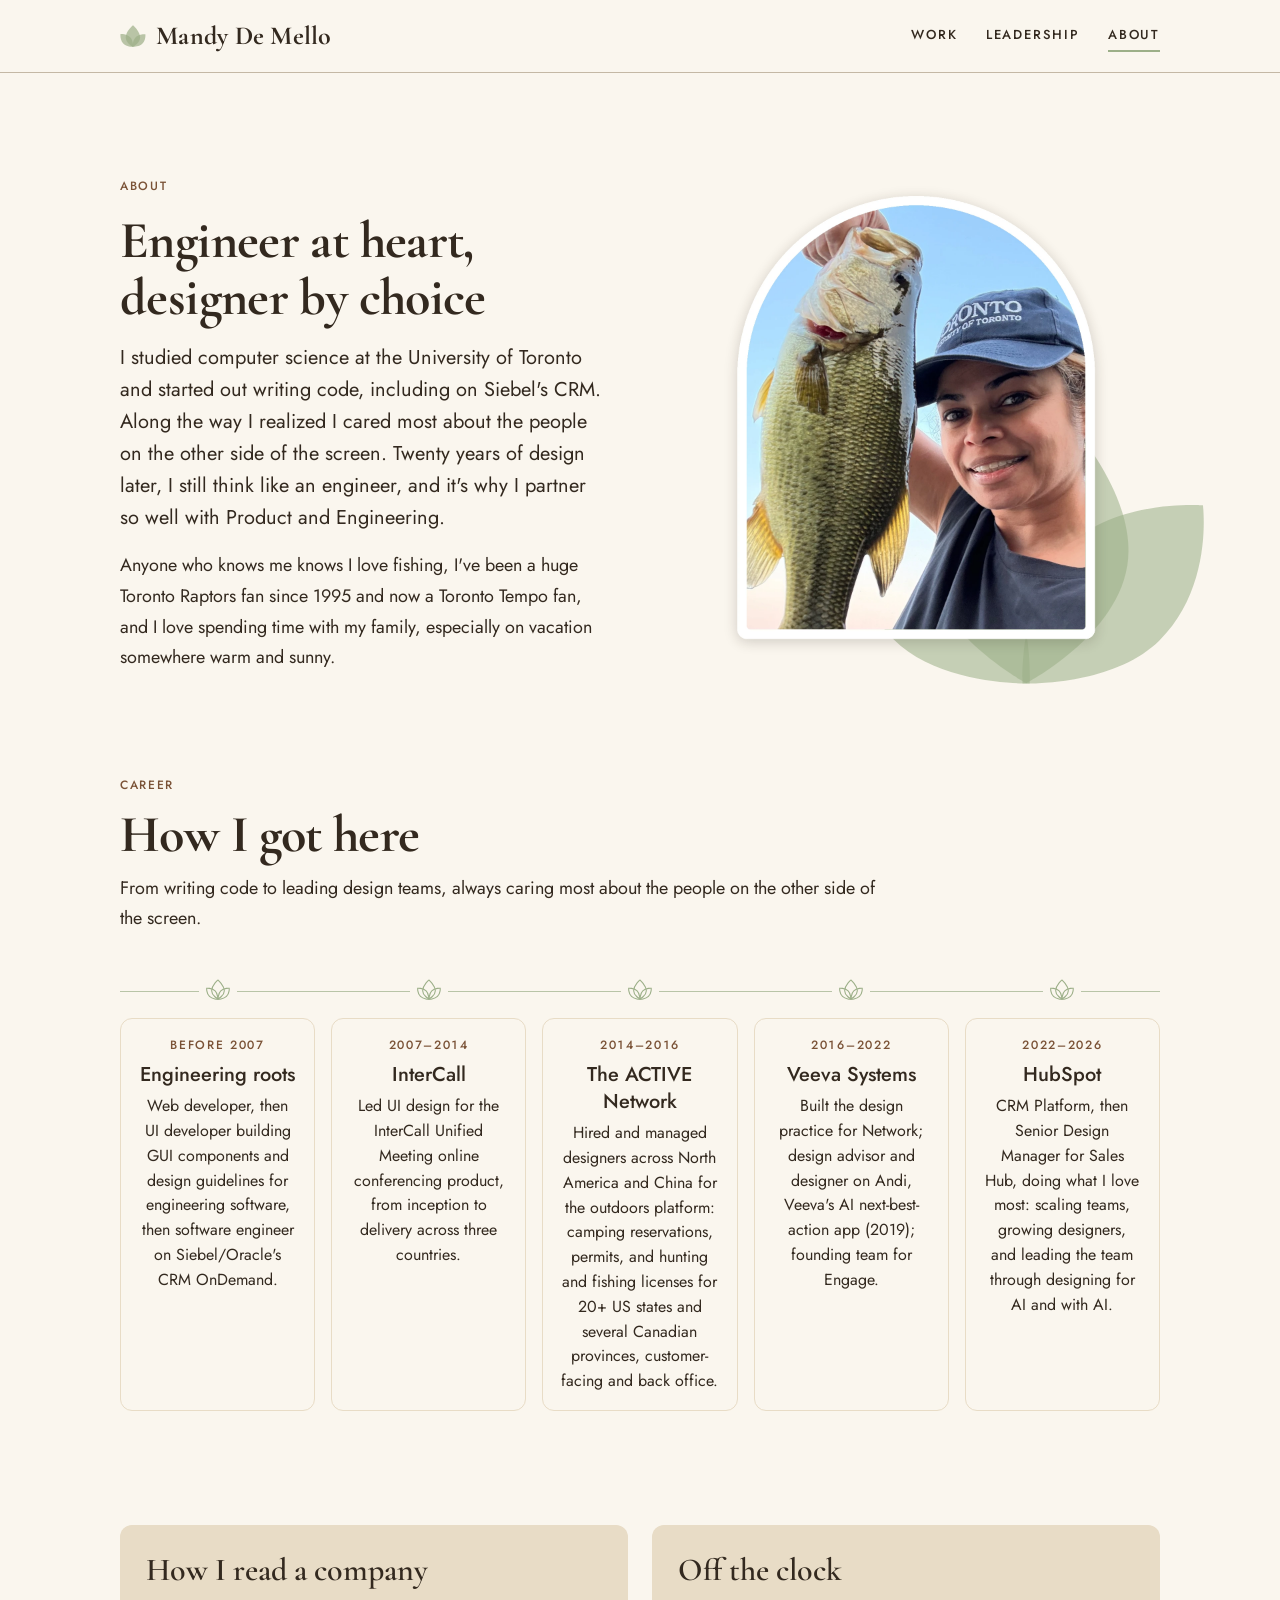
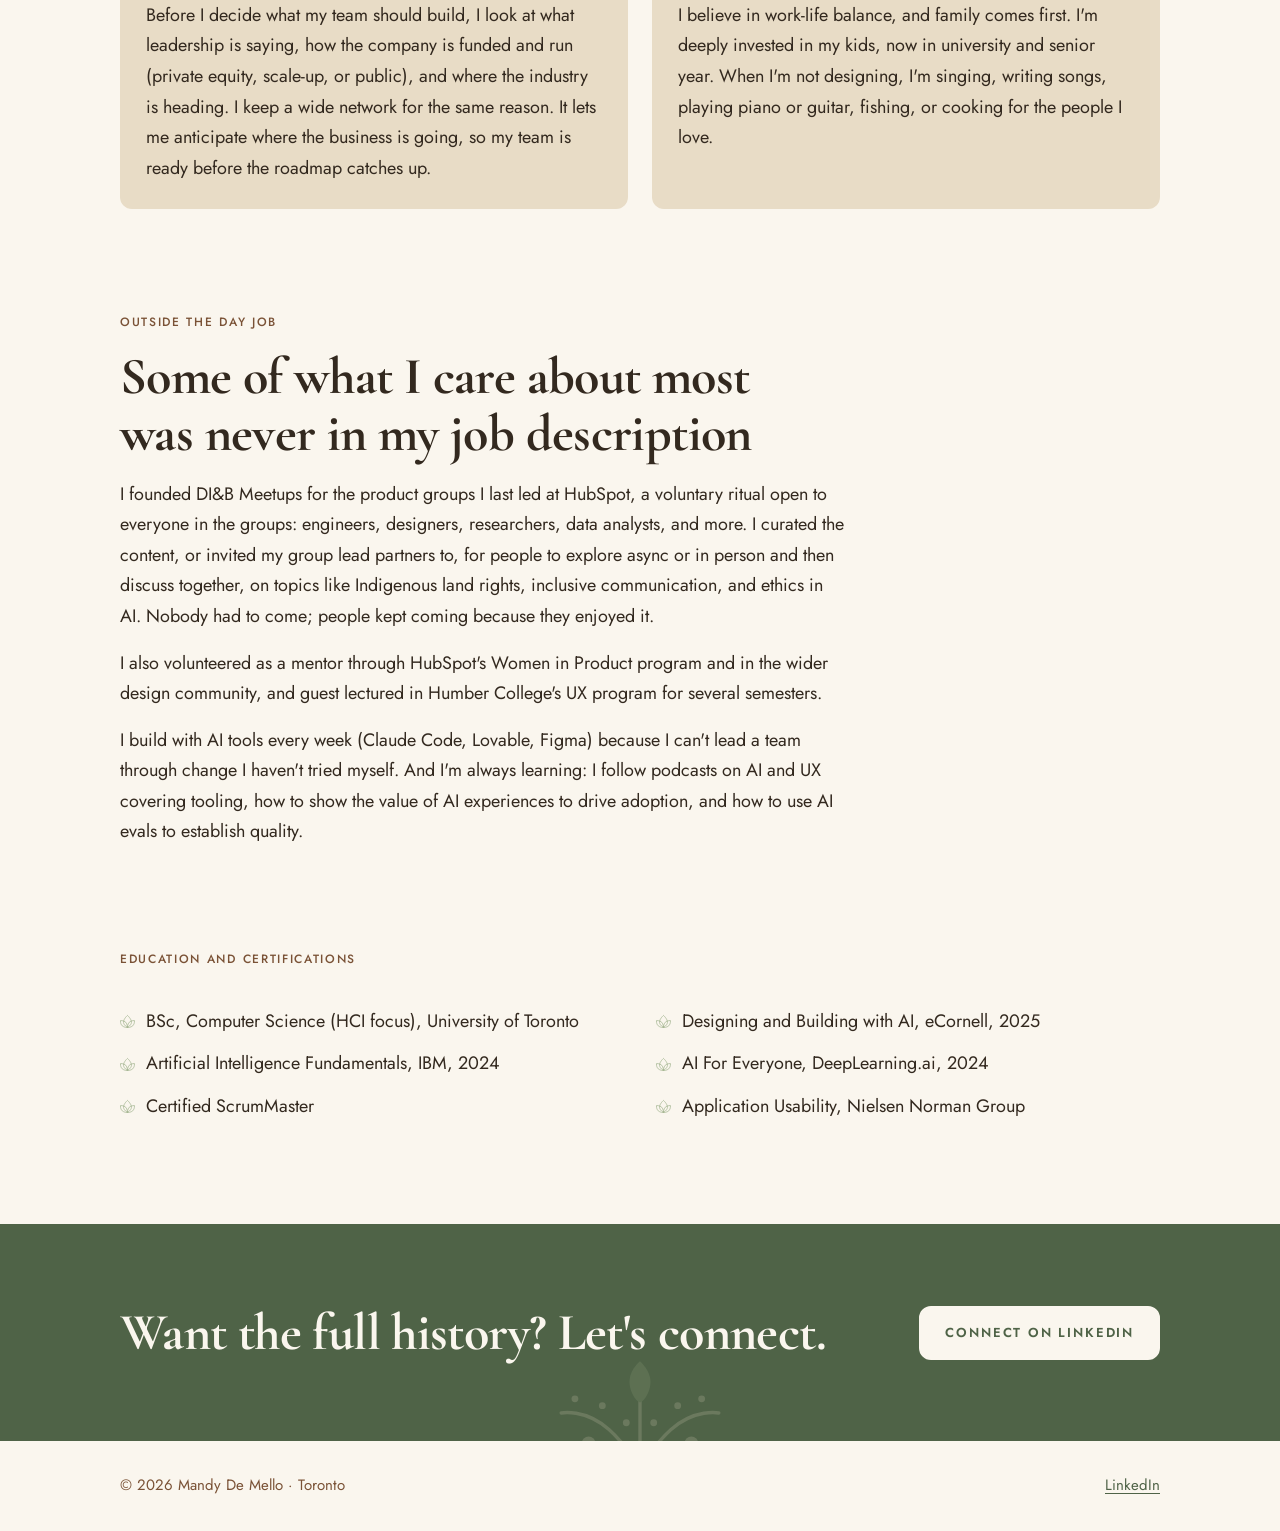
<file: about.html>
<!doctype html>
<html lang="en">
<head>
<meta charset="utf-8">
<meta name="viewport" content="width=device-width, initial-scale=1, viewport-fit=cover">
<title>About · Mandy De Mello</title>
<meta name="description" content="About Mandy De Mello, design leader in Toronto.">
<link rel="preconnect" href="https://fonts.googleapis.com">
<link rel="preconnect" href="https://fonts.gstatic.com" crossorigin>
<link rel="stylesheet" href="https://fonts.googleapis.com/css2?family=Cormorant+Garamond:ital,wght@0,600;0,700;1,700&family=Jost:wght@400;500&display=swap">
<link rel="stylesheet" href="assets/css/site.css">
<link rel="icon" href="assets/img/motifs/logo-lotus.svg" type="image/svg+xml">
</head>
<body>
<header class="site-header">
  <div class="wrap">
    <a class="brand" href="index.html">Mandy De Mello</a>
    <nav class="nav" aria-label="Main">
      <a href="work.html">Work</a>
      <a href="leadership.html">Leadership</a>
      <a href="about.html" aria-current="page">About</a>
    </nav>
  </div>
</header>

<main>
<section class="section">
  <div class="wrap split">
    <div class="prose">
      <p class="eyebrow">About</p>
      <h1 class="h1">Engineer at heart, designer by choice</h1>
      <p class="lede">I studied computer science at the University of Toronto and started out writing code, including on Siebel's CRM. Along the way I realized I cared most about the people on the other side of the screen. Twenty years of design later, I still think like an engineer, and it's why I partner so well with Product and Engineering.</p>
      <p>Anyone who knows me knows I love fishing, I've been a huge Toronto Raptors fan since 1995 and now a Toronto Tempo fan, and I love spending time with my family, especially on vacation somewhere warm and sunny.</p>
    </div>
    <div class="portrait"><img src="assets/img/mandy-fishing-arch.webp" width="600" height="726" alt="Mandy De Mello in a University of Toronto cap, smiling and holding up a largemouth bass she caught"></div>
  </div>
</section>

<section class="section">
  <div class="wrap">
    <div class="section-head"><p class="eyebrow">Career</p><h2 class="h1">How I got here</h2><p>From writing code to leading design teams, always caring most about the people on the other side of the screen.</p></div>
    <div class="releases" tabindex="0" aria-label="Career timeline, scrolls sideways on small screens">
<article class="release"><span class="marker" aria-hidden="true"></span><div class="release-card"><span class="yrs">Before 2007</span><h3 class="h3">Engineering roots</h3><p>Web developer, then UI developer building GUI components and design guidelines for engineering software, then software engineer on Siebel/Oracle's CRM OnDemand.</p></div></article>
<article class="release"><span class="marker" aria-hidden="true"></span><div class="release-card"><span class="yrs">2007–2014</span><h3 class="h3">InterCall</h3><p>Led UI design for the InterCall Unified Meeting online conferencing product, from inception to delivery across three countries.</p></div></article>
<article class="release"><span class="marker" aria-hidden="true"></span><div class="release-card"><span class="yrs">2014–2016</span><h3 class="h3">The ACTIVE Network</h3><p>Hired and managed designers across North America and China for the outdoors platform: camping reservations, permits, and hunting and fishing licenses for 20+ US states and several Canadian provinces, customer-facing and back office.</p></div></article>
<article class="release"><span class="marker" aria-hidden="true"></span><div class="release-card"><span class="yrs">2016–2022</span><h3 class="h3">Veeva Systems</h3><p>Built the design practice for Network; design advisor and designer on Andi, Veeva's AI next-best-action app (2019); founding team for Engage.</p></div></article>
<article class="release"><span class="marker" aria-hidden="true"></span><div class="release-card"><span class="yrs">2022–2026</span><h3 class="h3">HubSpot</h3><p>CRM Platform, then Senior Design Manager for Sales Hub, doing what I love most: scaling teams, growing designers, and leading the team through designing for AI and with AI.</p></div></article>
    </div>
  </div>
</section>

<section class="section">
  <div class="wrap grid-2">
    <div class="card card-beige">
      <h2 class="h2">How I read a company</h2>
      <p>Before I decide what my team should build, I look at what leadership is saying, how the company is funded and run (private equity, scale-up, or public), and where the industry is heading. I keep a wide network for the same reason. It lets me anticipate where the business is going, so my team is ready before the roadmap catches up.</p>
    </div>
    <div class="card card-beige">
      <h2 class="h2">Off the clock</h2>
      <p>I believe in work-life balance, and family comes first. I'm deeply invested in my kids, now in university and senior year. When I'm not designing, I'm singing, writing songs, playing piano or guitar, fishing, or cooking for the people I love.</p>
    </div>
  </div>
</section>

<section class="section">
  <div class="wrap">
    <div class="prose">
      <p class="eyebrow">Outside the day job</p>
      <h2 class="h1">Some of what I care about most was never in my job description</h2>
      <p>I founded DI&amp;B Meetups for the product groups I last led at HubSpot, a voluntary ritual open to everyone in the groups: engineers, designers, researchers, data analysts, and more. I curated the content, or invited my group lead partners to, for people to explore async or in person and then discuss together, on topics like Indigenous land rights, inclusive communication, and ethics in AI. Nobody had to come; people kept coming because they enjoyed it.</p>
      <p>I also volunteered as a mentor through HubSpot's Women in Product program and in the wider design community, and guest lectured in Humber College's UX program for several semesters.</p>
      <p>I build with AI tools every week (Claude Code, Lovable, Figma) because I can't lead a team through change I haven't tried myself. And I'm always learning: I follow podcasts on AI and UX covering tooling, how to show the value of AI experiences to drive adoption, and how to use AI evals to establish quality.</p>
    </div>
  </div>
</section>

<section class="section">
  <div class="wrap">
    <div class="section-head"><p class="eyebrow">Education and certifications</p></div>
    <ul role="list" class="plain-list grid-2" style="gap:12px 32px">
      <li>BSc, Computer Science (HCI focus), University of Toronto</li>
      <li>Designing and Building with AI, eCornell, 2025</li>
      <li>Artificial Intelligence Fundamentals, IBM, 2024</li>
      <li>AI For Everyone, DeepLearning.ai, 2024</li>
      <li>Certified ScrumMaster</li>
      <li>Application Usability, Nielsen Norman Group</li>
    </ul>
  </div>
</section>
</main>
<section class="contact" aria-labelledby="contact-title">
  <div class="wrap">
    <h2 class="h1" id="contact-title">Want the full history? Let's connect.</h2>
    <div class="links">
      <a class="btn btn-primary" href="https://www.linkedin.com/in/amandademello" target="_blank" rel="noopener">Connect on LinkedIn</a>
    </div>
  </div>
</section>
<footer class="site-footer">
  <div class="wrap">
    <span>© 2026 Mandy De Mello · Toronto</span>
    <span><a href="https://www.linkedin.com/in/amandademello" target="_blank" rel="noopener">LinkedIn</a></span>
  </div>
</footer>
</body>
</html>
</file>
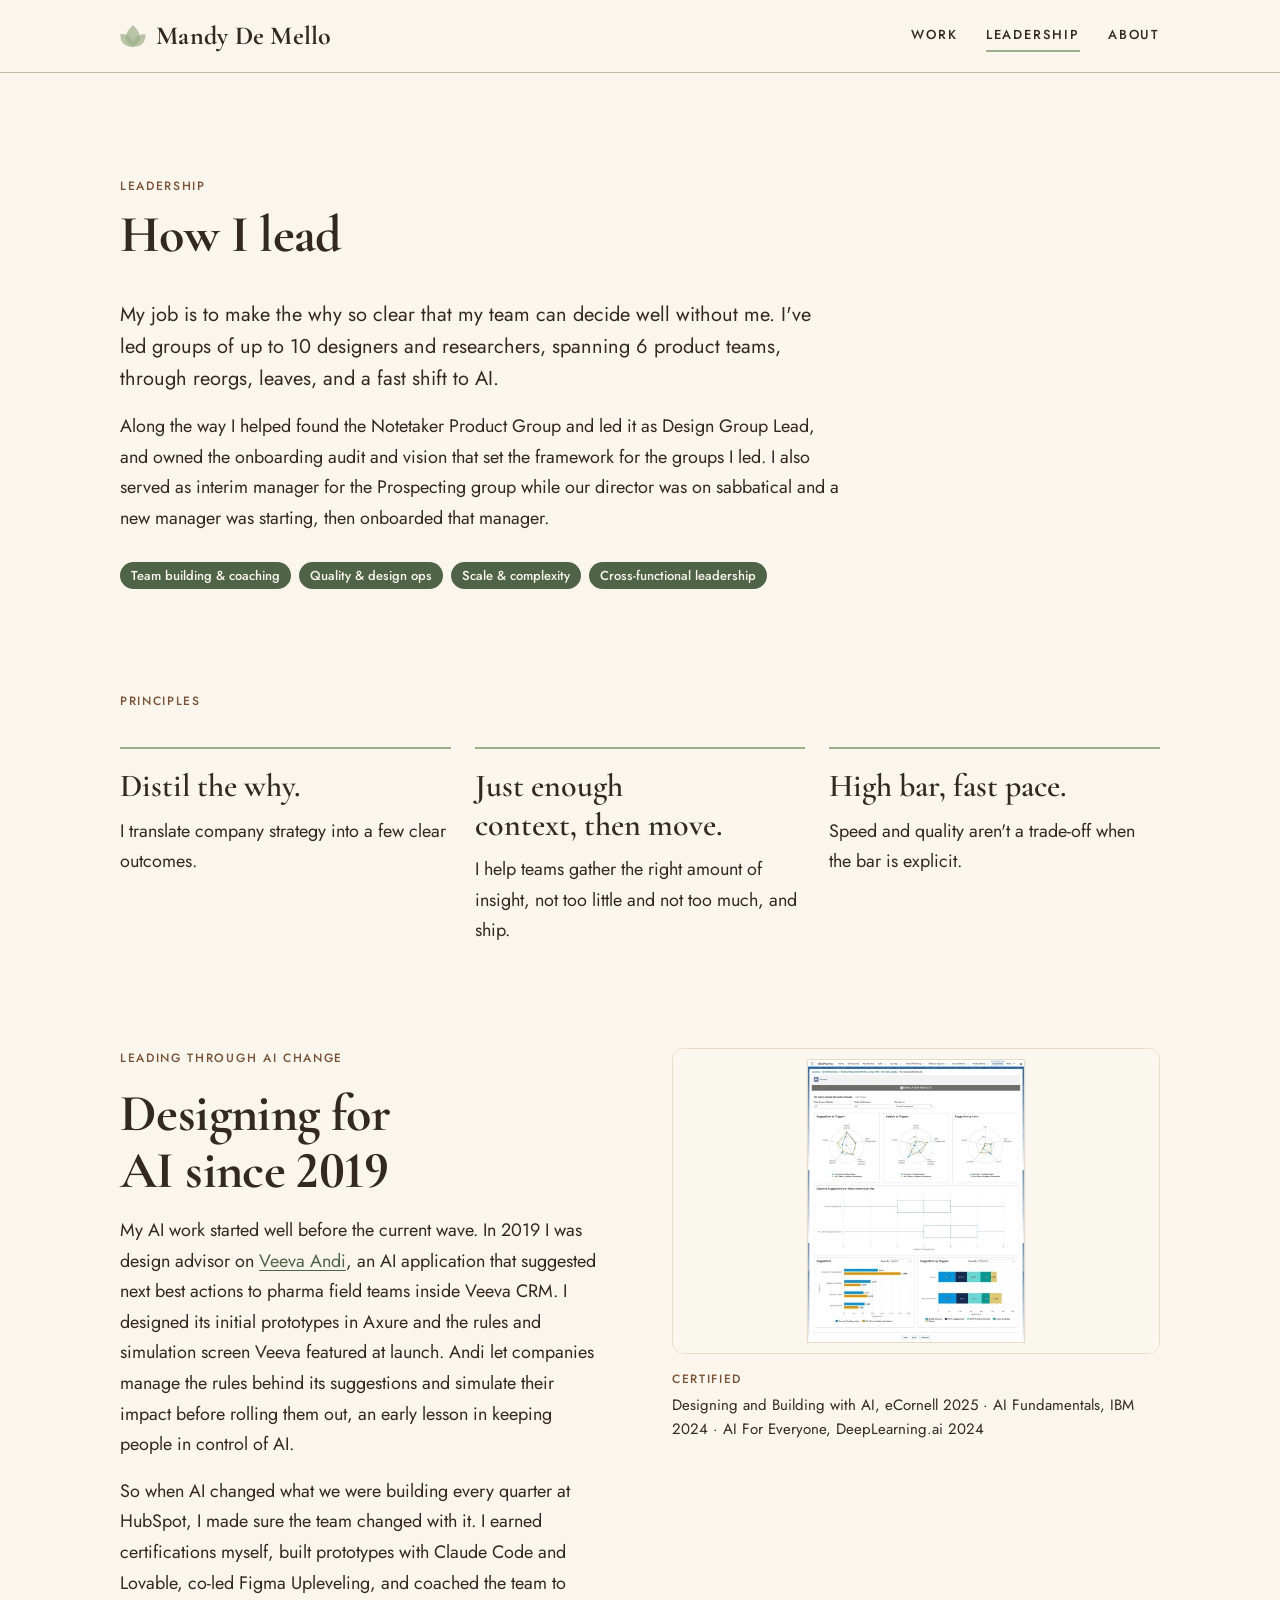
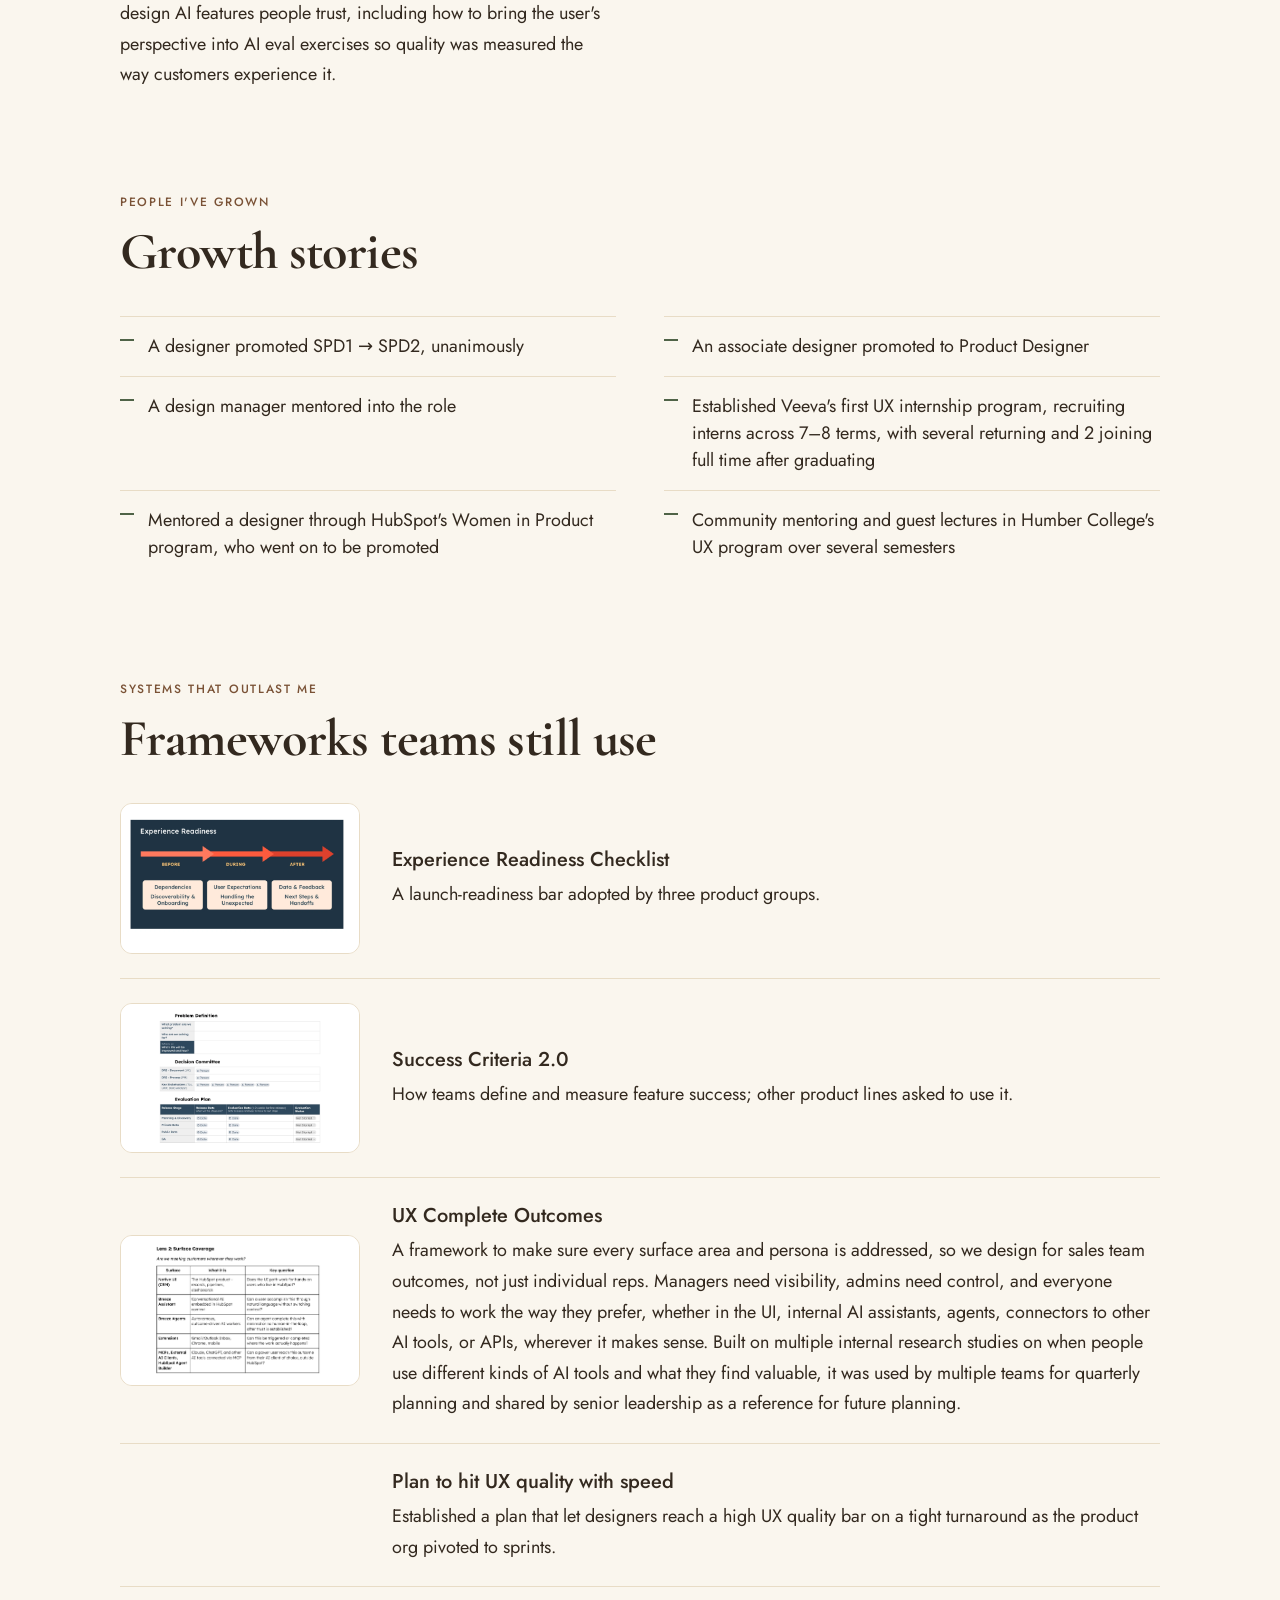
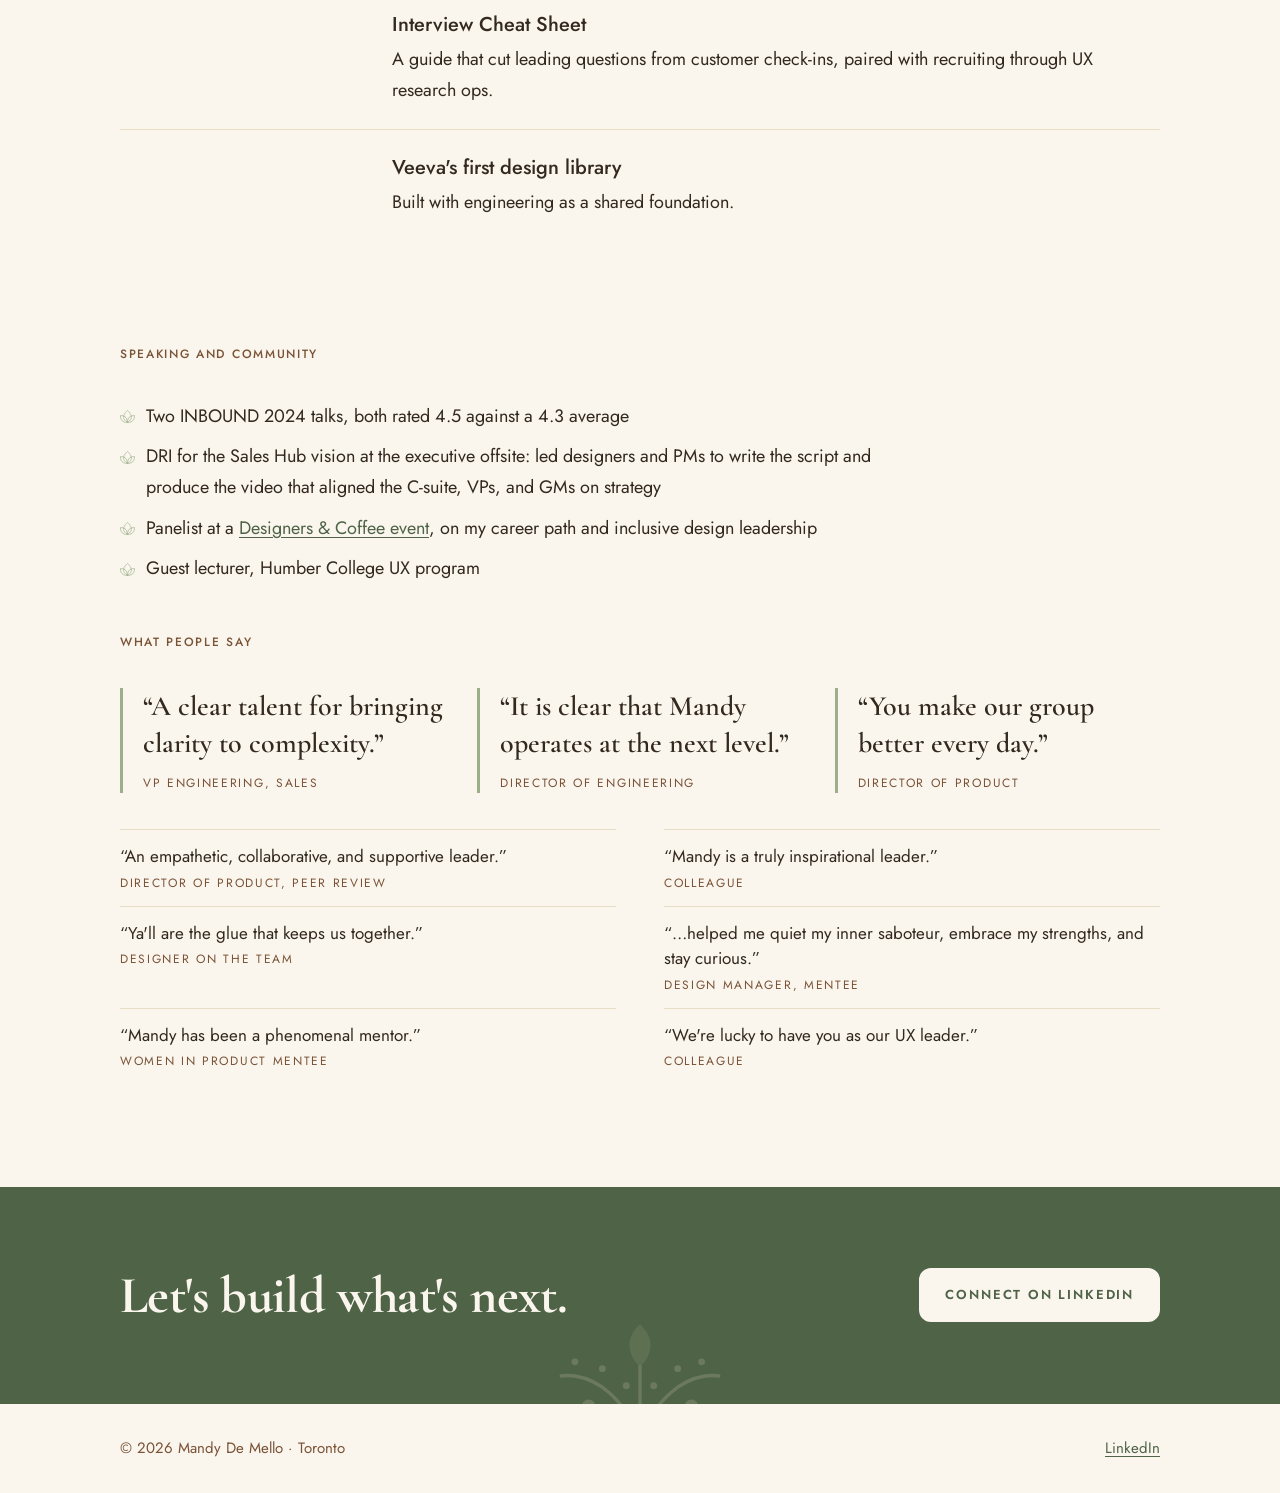
<file: leadership.html>
<!doctype html>
<html lang="en">
<head>
<meta charset="utf-8">
<meta name="viewport" content="width=device-width, initial-scale=1, viewport-fit=cover">
<title>Leadership · Mandy De Mello</title>
<meta name="description" content="How Mandy De Mello leads design teams.">
<link rel="preconnect" href="https://fonts.googleapis.com">
<link rel="preconnect" href="https://fonts.gstatic.com" crossorigin>
<link rel="stylesheet" href="https://fonts.googleapis.com/css2?family=Cormorant+Garamond:ital,wght@0,600;0,700;1,700&family=Jost:wght@400;500&display=swap">
<link rel="stylesheet" href="assets/css/site.css">
<link rel="icon" href="assets/img/motifs/logo-lotus.svg" type="image/svg+xml">
</head>
<body>
<header class="site-header">
  <div class="wrap">
    <a class="brand" href="index.html">Mandy De Mello</a>
    <nav class="nav" aria-label="Main">
      <a href="work.html">Work</a>
      <a href="leadership.html" aria-current="page">Leadership</a>
      <a href="about.html">About</a>
    </nav>
  </div>
</header>

<main>
<section class="section">
  <div class="wrap">
    <div class="section-head"><p class="eyebrow">Leadership</p><h1 class="h1">How I lead</h1></div>
    <div class="prose"><p class="lede">My job is to make the why so clear that my team can decide well without me. I've led groups of up to 10 designers and researchers, spanning 6 product teams, through reorgs, leaves, and a fast shift to AI.</p>
    <p>Along the way I helped found the Notetaker Product Group and led it as Design Group Lead, and owned the onboarding audit and vision that set the framework for the groups I led. I also served as interim manager for the Prospecting group while our director was on sabbatical and a new manager was starting, then onboarded that manager.</p></div>
    <div class="lead-tags"><ul role="list" class="tags" aria-label="Tags"><li class="tag">Team building &amp; coaching</li><li class="tag">Quality &amp; design ops</li><li class="tag">Scale &amp; complexity</li><li class="tag">Cross-functional leadership</li></ul></div>
  </div>
</section>

<section class="section">
  <div class="wrap">
    <div class="section-head"><p class="eyebrow">Principles</p></div>
    <div class="grid-3">
      <div class="principle"><h2 class="h2">Distil the why.</h2><p>I translate company strategy into a few clear outcomes.</p></div>
      <div class="principle"><h2 class="h2">Just enough context, then move.</h2><p>I help teams gather the right amount of insight, not too little and not too much, and ship.</p></div>
      <div class="principle"><h2 class="h2">High bar, fast pace.</h2><p>Speed and quality aren't a trade-off when the bar is explicit.</p></div>
    </div>
  </div>
</section>

<section class="section">
  <div class="wrap split">
    <div class="prose">
      <p class="eyebrow">Leading through AI change</p>
      <h2 class="h1">Designing for AI since 2019</h2>
      <p>My AI work started well before the current wave. In 2019 I was design advisor on <a href="https://ir.veeva.com/news/news-details/2019/New-Artificial-Intelligence-Application-Veeva-Andi-Now-Available/default.aspx">Veeva Andi</a>, an AI application that suggested next best actions to pharma field teams inside Veeva CRM. I designed its initial prototypes in Axure and the rules and simulation screen Veeva featured at launch. Andi let companies manage the rules behind its suggestions and simulate their impact before rolling them out, an early lesson in keeping people in control of AI.</p>
      <p>So when AI changed what we were building every quarter at HubSpot, I made sure the team changed with it. I earned certifications myself, built prototypes with Claude Code and Lovable, co-led Figma Upleveling, and coached the team to design AI features people trust, including how to bring the user's perspective into AI eval exercises so quality was measured the way customers experience it.</p>
    </div>
    <div class="stack">
      <img class="shot " src="assets/img/andi-rules-simulation.webp" width="829" height="518" alt="Veeva Andi rules and simulation screen, as shipped (2019)" loading="lazy">
      <p class="certs"><span class="eyebrow">Certified</span> Designing and Building with AI, eCornell 2025 · AI Fundamentals, IBM 2024 · AI For Everyone, DeepLearning.ai 2024</p>
    </div>
  </div>
</section>

<section class="section">
  <div class="wrap">
    <div class="section-head"><p class="eyebrow">People I've grown</p><h2 class="h1">Growth stories</h2></div>
    <ul role="list" class="growth-list"><li>A designer promoted SPD1 → SPD2, unanimously</li><li>An associate designer promoted to Product Designer</li><li>A design manager mentored into the role</li><li>Established Veeva&#x27;s first UX internship program, recruiting interns across 7–8 terms, with several returning and 2 joining full time after graduating</li><li>Mentored a designer through HubSpot&#x27;s Women in Product program, who went on to be promoted</li><li>Community mentoring and guest lectures in Humber College&#x27;s UX program over several semesters</li></ul>
  </div>
</section>

<section class="section">
  <div class="wrap">
    <div class="section-head"><p class="eyebrow">Systems that outlast me</p><h2 class="h1">Frameworks teams still use</h2></div>
    <ul role="list" class="fw-list"><li class="fw-row"><div class="fw-thumb"><img class="shot " src="assets/img/system-experience-readiness-checklist.webp" width="1598" height="999" alt="Experience Readiness Checklist" loading="lazy"></div><div><h3 class="h3">Experience Readiness Checklist</h3><p>A launch-readiness bar adopted by three product groups.</p></div></li><li class="fw-row"><div class="fw-thumb"><img class="shot " src="assets/img/system-success-criteria-2-0.webp" width="1452" height="908" alt="Success Criteria 2.0" loading="lazy"></div><div><h3 class="h3">Success Criteria 2.0</h3><p>How teams define and measure feature success; other product lines asked to use it.</p></div></li><li class="fw-row"><div class="fw-thumb"><img class="shot " src="assets/img/system-ux-complete-outcomes.webp" width="2097" height="1311" alt="UX Complete Outcomes" loading="lazy"></div><div><h3 class="h3">UX Complete Outcomes</h3><p>A framework to make sure every surface area and persona is addressed, so we design for sales team outcomes, not just individual reps. Managers need visibility, admins need control, and everyone needs to work the way they prefer, whether in the UI, internal AI assistants, agents, connectors to other AI tools, or APIs, wherever it makes sense. Built on multiple internal research studies on when people use different kinds of AI tools and what they find valuable, it was used by multiple teams for quarterly planning and shared by senior leadership as a reference for future planning.</p></div></li><li class="fw-row noimg"><div><h3 class="h3">Plan to hit UX quality with speed</h3><p>Established a plan that let designers reach a high UX quality bar on a tight turnaround as the product org pivoted to sprints.</p></div></li><li class="fw-row noimg"><div><h3 class="h3">Interview Cheat Sheet</h3><p>A guide that cut leading questions from customer check-ins, paired with recruiting through UX research ops.</p></div></li><li class="fw-row noimg"><div><h3 class="h3">Veeva&#x27;s first design library</h3><p>Built with engineering as a shared foundation.</p></div></li></ul>
  </div>
</section>

<section class="section">
  <div class="wrap">
    <div class="section-head"><p class="eyebrow">Speaking and community</p></div>
    <ul role="list" class="plain-list" style="margin-bottom:48px;max-width:70ch">
      <li>Two INBOUND 2024 talks, both rated 4.5 against a 4.3 average</li>
      <li>DRI for the Sales Hub vision at the executive offsite: led designers and PMs to write the script and produce the video that aligned the C-suite, VPs, and GMs on strategy</li>
      <li>Panelist at a <a href="https://www.linkedin.com/pulse/brewed-built-ddx-ny-devoci%C3%B3n-what-coffee-conversation-dorsa-giyahi-z7xec/">Designers &amp; Coffee event</a>, on my career path and inclusive design leadership</li>
      <li>Guest lecturer, Humber College UX program</li>
    </ul>
    <div class="section-head"><p class="eyebrow">What people say</p></div>
    <div class="feature-quotes"><figure class="feature-quote"><blockquote>“A clear talent for bringing clarity to complexity.”</blockquote><figcaption>VP Engineering, Sales</figcaption></figure><figure class="feature-quote"><blockquote>“It is clear that Mandy operates at the next level.”</blockquote><figcaption>Director of Engineering</figcaption></figure><figure class="feature-quote"><blockquote>“You make our group better every day.”</blockquote><figcaption>Director of Product</figcaption></figure></div>
    <ul role="list" class="quote-list"><li><span class="q">“An empathetic, collaborative, and supportive leader.”</span> <span class="who">Director of Product, peer review</span></li><li><span class="q">“Mandy is a truly inspirational leader.”</span> <span class="who">Colleague</span></li><li><span class="q">“Ya&#x27;ll are the glue that keeps us together.”</span> <span class="who">Designer on the team</span></li><li><span class="q">“…helped me quiet my inner saboteur, embrace my strengths, and stay curious.”</span> <span class="who">Design manager, mentee</span></li><li><span class="q">“Mandy has been a phenomenal mentor.”</span> <span class="who">Women in Product mentee</span></li><li><span class="q">“We&#x27;re lucky to have you as our UX leader.”</span> <span class="who">Colleague</span></li></ul>
  </div>
</section>
</main>
<section class="contact" aria-labelledby="contact-title">
  <div class="wrap">
    <h2 class="h1" id="contact-title">Let's build what's next.</h2>
    <div class="links">
      <a class="btn btn-primary" href="https://www.linkedin.com/in/amandademello" target="_blank" rel="noopener">Connect on LinkedIn</a>
    </div>
  </div>
</section>
<footer class="site-footer">
  <div class="wrap">
    <span>© 2026 Mandy De Mello · Toronto</span>
    <span><a href="https://www.linkedin.com/in/amandademello" target="_blank" rel="noopener">LinkedIn</a></span>
  </div>
</footer>
</body>
</html>
</file>
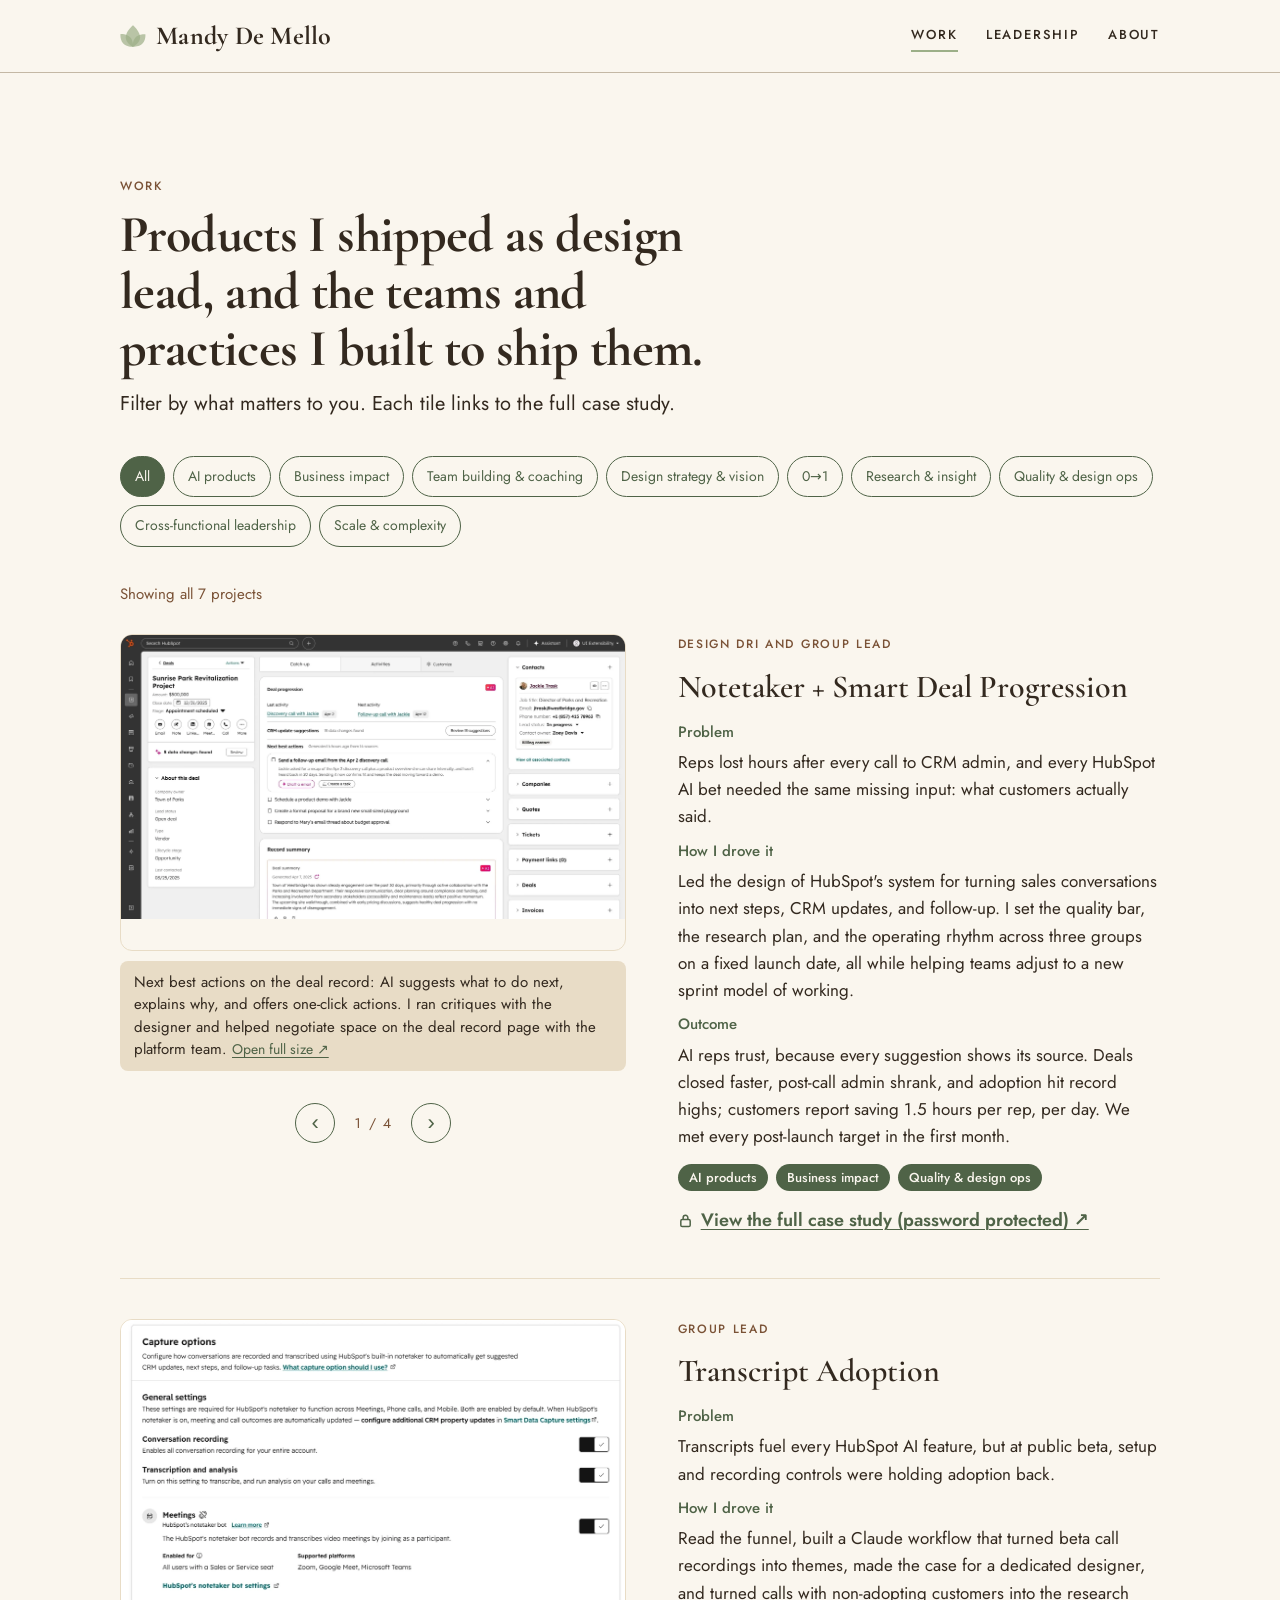
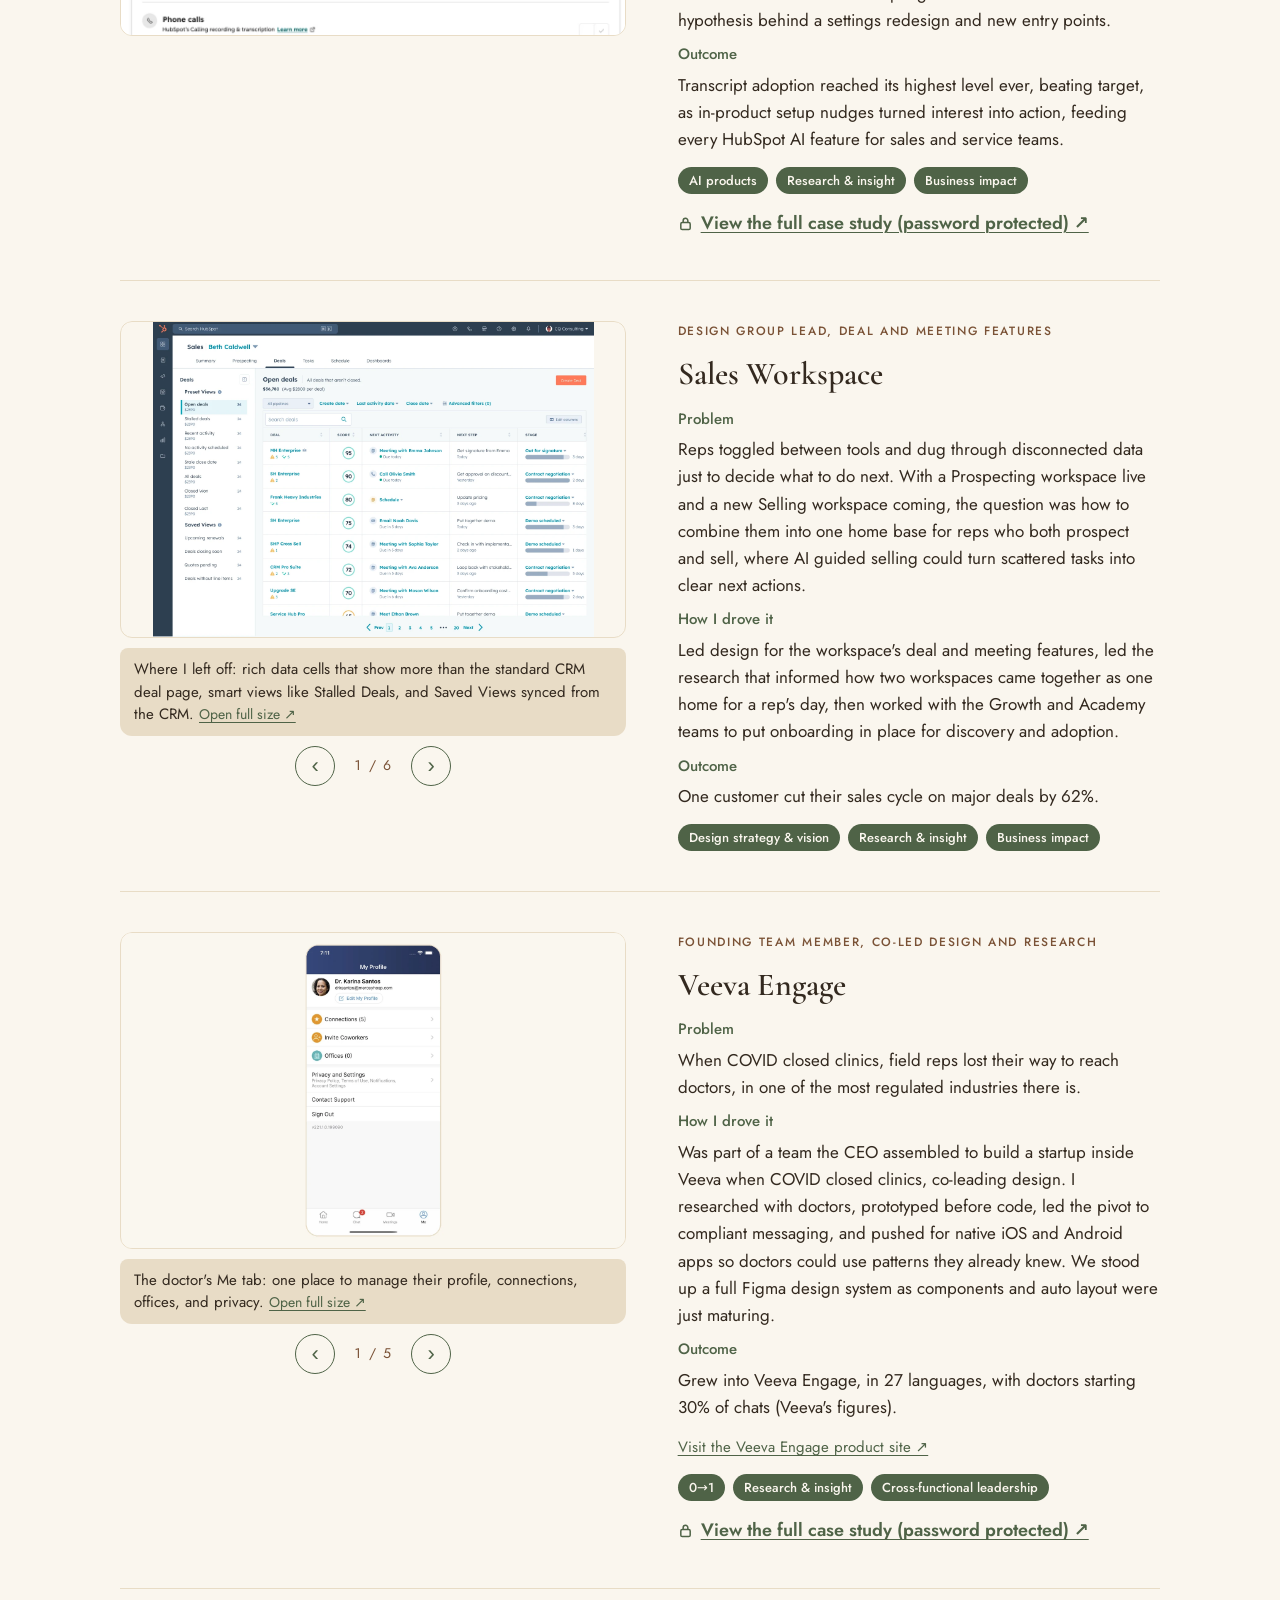
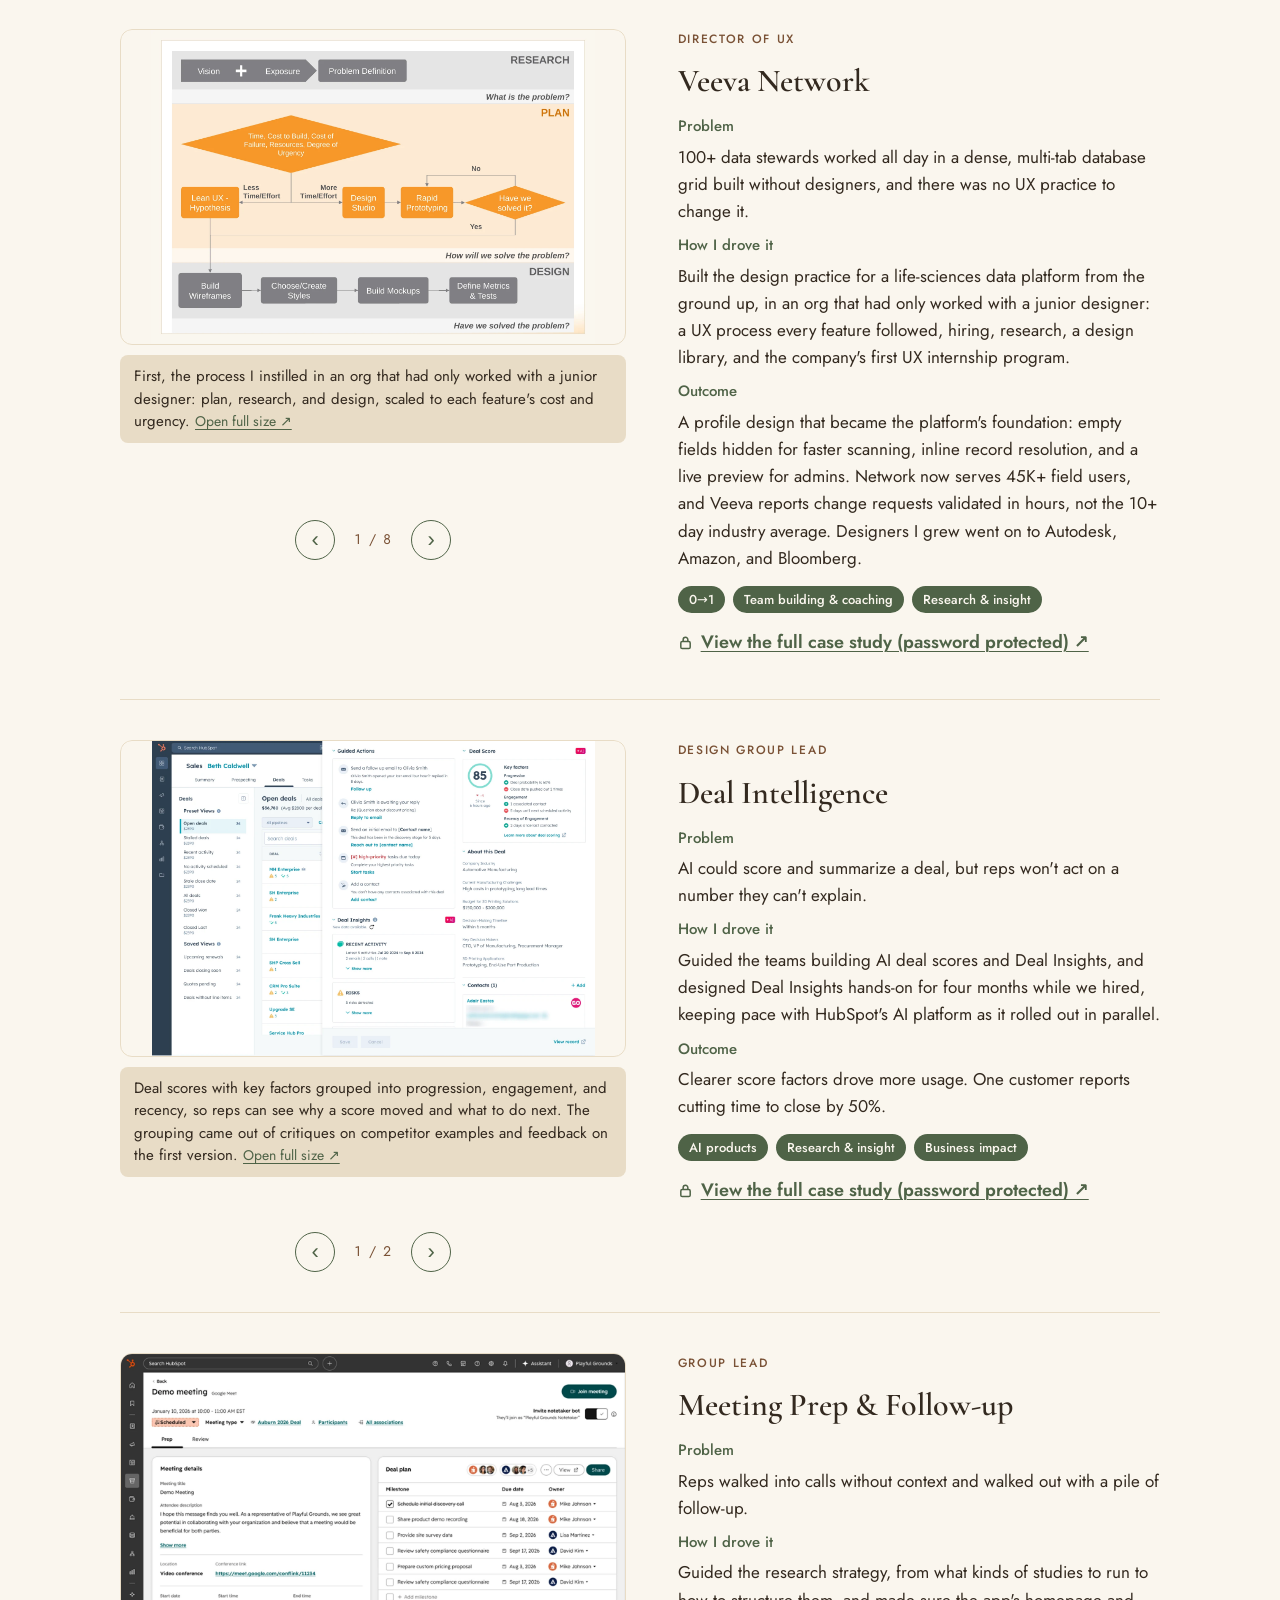
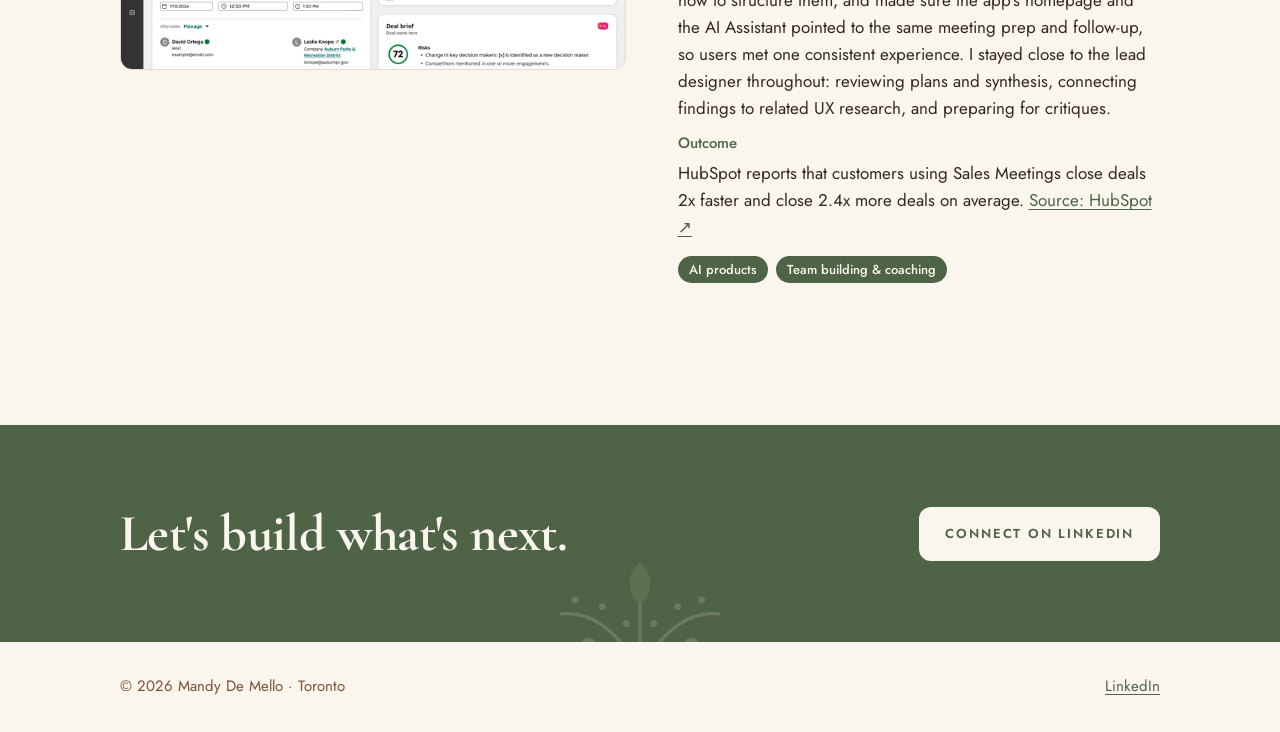
<file: work.html>
<!doctype html>
<html lang="en">
<head>
<meta charset="utf-8">
<meta name="viewport" content="width=device-width, initial-scale=1, viewport-fit=cover">
<title>Work · Mandy De Mello</title>
<meta name="description" content="Products shipped as design lead, and the teams and practices built to ship them.">
<link rel="preconnect" href="https://fonts.googleapis.com">
<link rel="preconnect" href="https://fonts.gstatic.com" crossorigin>
<link rel="stylesheet" href="https://fonts.googleapis.com/css2?family=Cormorant+Garamond:ital,wght@0,600;0,700;1,700&family=Jost:wght@400;500&display=swap">
<link rel="stylesheet" href="assets/css/site.css">
<link rel="icon" href="assets/img/motifs/logo-lotus.svg" type="image/svg+xml">
</head>
<body>
<header class="site-header">
  <div class="wrap">
    <a class="brand" href="index.html">Mandy De Mello</a>
    <nav class="nav" aria-label="Main">
      <a href="work.html" aria-current="page">Work</a>
      <a href="leadership.html">Leadership</a>
      <a href="about.html">About</a>
    </nav>
  </div>
</header>

<main class="section">
  <div class="wrap">
    <div class="section-head"><p class="eyebrow">Work</p><h1 class="h1">Products I shipped as design lead, and the teams and practices I built to ship them.</h1><p class="lede">Filter by what matters to you. Each tile links to the full case study.</p></div>
    <div class="filters" role="group" aria-label="Filter by capability"><button type="button" class="chip" id="f-0" data-filter="All" aria-pressed="true">All</button><button type="button" class="chip" id="f-1" data-filter="AI products" aria-pressed="false">AI products</button><button type="button" class="chip" id="f-2" data-filter="Business impact" aria-pressed="false">Business impact</button><button type="button" class="chip" id="f-3" data-filter="Team building &amp; coaching" aria-pressed="false">Team building &amp; coaching</button><button type="button" class="chip" id="f-4" data-filter="Design strategy &amp; vision" aria-pressed="false">Design strategy &amp; vision</button><button type="button" class="chip" id="f-5" data-filter="0→1" aria-pressed="false">0→1</button><button type="button" class="chip" id="f-6" data-filter="Research &amp; insight" aria-pressed="false">Research &amp; insight</button><button type="button" class="chip" id="f-7" data-filter="Quality &amp; design ops" aria-pressed="false">Quality &amp; design ops</button><button type="button" class="chip" id="f-8" data-filter="Cross-functional leadership" aria-pressed="false">Cross-functional leadership</button><button type="button" class="chip" id="f-9" data-filter="Scale &amp; complexity" aria-pressed="false">Scale &amp; complexity</button></div>
    <p class="small muted" id="count" aria-live="polite" style="margin-bottom:20px">Showing all 7 projects</p>
    <div class="tiles" id="tiles">
<article class="tile" id="notetaker-deal-progression" data-tags="AI products|Business impact|Quality &amp; design ops|Cross-functional leadership">
  <div class="tile-media"><div class="carousel" role="region" aria-roledescription="carousel" aria-label="Notetaker + Smart Deal Progression screens">
  <ul role="list" class="track" tabindex="0"><li class="slide" aria-roledescription="slide" aria-label="1 of 4"><figure><img class="shot " src="assets/img/nt-nba.webp" width="2060" height="1158" alt="Deal record with Deal progression card and next best actions" loading="lazy"><figcaption>Next best actions on the deal record: AI suggests what to do next, explains why, and offers one-click actions. I ran critiques with the designer and helped negotiate space on the deal record page with the platform team.</figcaption></figure></li><li class="slide" aria-roledescription="slide" aria-label="2 of 4"><figure><img class="shot " src="assets/img/notetaker-deal-progression-decision-1.webp" width="1443" height="1564" alt="Meeting follow-up page with next actions and CRM update suggestions" loading="lazy"><figcaption>The meeting follow-up page: after a call or meeting, reps get the next actions captured from the transcript, each attributed to its owner (the rep or another attendee), turn them into tasks in one click, and approve suggested CRM updates in one click.</figcaption></figure></li><li class="slide" aria-roledescription="slide" aria-label="3 of 4"><figure><img class="shot " src="assets/img/nt-deal-plan.webp" width="2060" height="1158" alt="Deal record with a Deal plan of shared milestones, due dates, and owners" loading="lazy"><figcaption>Deal Plans keep reps and buyers aligned on milestones shared through a customer portal, and milestones can be updated after each conversation. I shaped it through critique and by influencing the team building the customer portal, and made sure update patterns matched meeting follow-up and the Gmail extension. <a href="https://www.hubspot.com/products/sales/deal-plans" target="_blank" rel="noopener">Learn more ↗</a></figcaption></figure></li><li class="slide" aria-roledescription="slide" aria-label="4 of 4"><figure><img class="shot " src="assets/img/nt-gmail-deal.webp" width="248" height="400" alt="HubSpot Sales extension in Gmail showing deal context beside a blurred inbox" loading="lazy"><figcaption>Deal context in Gmail, part of Deal Progression: the HubSpot Sales extension brings the deal, its AI summary, and its updates into the inbox, with the same update patterns reps use everywhere else.</figcaption></figure></li></ul>
  <div class="car-nav"><button type="button" class="car-prev" aria-label="Previous screen">‹</button><span class="car-count" aria-live="polite">1 / 4</span><button type="button" class="car-next" aria-label="Next screen">›</button></div>
</div></div>
  <div class="tile-body">
    <p class="role">Design DRI and group lead</p>
    <h2 class="tile-title">Notetaker + Smart Deal Progression</h2>
    <dl class="pho">
      <div><dt>Problem</dt><dd>Reps lost hours after every call to CRM admin, and every HubSpot AI bet needed the same missing input: what customers actually said.</dd></div>
      <div><dt>How I drove it</dt><dd>Led the design of HubSpot&#x27;s system for turning sales conversations into next steps, CRM updates, and follow-up. I set the quality bar, the research plan, and the operating rhythm across three groups on a fixed launch date, all while helping teams adjust to a new sprint model of working.</dd></div>
      <div><dt>Outcome</dt><dd>AI reps trust, because every suggestion shows its source. Deals closed faster, post-call admin shrank, and adoption hit record highs; customers report saving 1.5 hours per rep, per day. We met every post-launch target in the first month.</dd></div>
    </dl>
    
    <ul role="list" class="tags" aria-label="Tags"><li class="tag">AI products</li><li class="tag">Business impact</li><li class="tag">Quality &amp; design ops</li></ul>
    <p><a class="lock-link" href="https://www.figma.com/proto/1HovT7goziRc1Y405PjQwh/Portfolio-Case-Studies?node-id=1-119&p=f&scaling=min-zoom&content-scaling=fixed&page-id=0%3A1&starting-point-node-id=1%3A119&show-proto-sidebar=1" target="_blank" rel="noopener"><svg viewBox="0 0 16 16" aria-hidden="true"><rect x="3" y="7" width="10" height="7.5" rx="1.5" fill="none" stroke="currentColor" stroke-width="1.6"/><path d="M5.5 7V5a2.5 2.5 0 0 1 5 0v2" fill="none" stroke="currentColor" stroke-width="1.6"/></svg>View the full case study (password protected) ↗</a></p>
  </div>
</article>
<article class="tile" id="transcript-adoption" data-tags="AI products|Research &amp; insight|Business impact|Team building &amp; coaching">
  <div class="tile-media"><img class="shot " src="assets/img/tile-transcript-adoption.webp" width="1090" height="681" alt="Transcript Adoption" loading="lazy"></div>
  <div class="tile-body">
    <p class="role">Group lead</p>
    <h2 class="tile-title">Transcript Adoption</h2>
    <dl class="pho">
      <div><dt>Problem</dt><dd>Transcripts fuel every HubSpot AI feature, but at public beta, setup and recording controls were holding adoption back.</dd></div>
      <div><dt>How I drove it</dt><dd>Read the funnel, built a Claude workflow that turned beta call recordings into themes, made the case for a dedicated designer, and turned calls with non-adopting customers into the research hypothesis behind a settings redesign and new entry points.</dd></div>
      <div><dt>Outcome</dt><dd>Transcript adoption reached its highest level ever, beating target, as in-product setup nudges turned interest into action, feeding every HubSpot AI feature for sales and service teams.</dd></div>
    </dl>
    
    <ul role="list" class="tags" aria-label="Tags"><li class="tag">AI products</li><li class="tag">Research &amp; insight</li><li class="tag">Business impact</li></ul>
    <p><a class="lock-link" href="https://www.figma.com/proto/1HovT7goziRc1Y405PjQwh/Portfolio-Case-Studies?node-id=1-692&p=f&scaling=min-zoom&content-scaling=fixed&page-id=0%3A1&starting-point-node-id=1%3A692&show-proto-sidebar=1" target="_blank" rel="noopener"><svg viewBox="0 0 16 16" aria-hidden="true"><rect x="3" y="7" width="10" height="7.5" rx="1.5" fill="none" stroke="currentColor" stroke-width="1.6"/><path d="M5.5 7V5a2.5 2.5 0 0 1 5 0v2" fill="none" stroke="currentColor" stroke-width="1.6"/></svg>View the full case study (password protected) ↗</a></p>
  </div>
</article>
<article class="tile" id="sales-workspace" data-tags="Design strategy &amp; vision|Research &amp; insight|Business impact|Cross-functional leadership">
  <div class="tile-media"><div class="carousel" role="region" aria-roledescription="carousel" aria-label="Sales Workspace screens">
  <ul role="list" class="track" tabindex="0"><li class="slide" aria-roledescription="slide" aria-label="1 of 6"><figure><img class="shot " src="assets/img/sw-slide-1.webp" width="1440" height="1026" alt="Sales Workspace Deals tab" loading="lazy"><figcaption>Where I left off: rich data cells that show more than the standard CRM deal page, smart views like Stalled Deals, and Saved Views synced from the CRM.</figcaption></figure></li><li class="slide" aria-roledescription="slide" aria-label="2 of 6"><figure><img class="shot " src="assets/img/sw-slide-3.webp" width="1446" height="1026" alt="Expanded deal sidebar with Guided Actions, Deal Insights, and Deal Score" loading="lazy"><figcaption>The expanded deal sidebar, with more context than the CRM record shows: Guided Actions for what to do next, Deal Insights like risks and buyer goals, and an explainable Deal Score.</figcaption></figure></li><li class="slide" aria-roledescription="slide" aria-label="3 of 6"><figure><img class="shot " src="assets/img/sw-slide-4.webp" width="1280" height="813" alt="The original Prospecting workspace" loading="lazy"><figcaption>Where I started: a separate Prospecting workspace already existed.</figcaption></figure></li><li class="slide" aria-roledescription="slide" aria-label="4 of 6"><figure><img class="shot " src="assets/img/sw-slide-5.webp" width="1440" height="1024" alt="Concept test: Prospecting workspace" loading="lazy"><figcaption>A concept test I created and ran to explore how best to combine the workspaces, if at all. This screen shows the Prospecting side.</figcaption></figure></li><li class="slide" aria-roledescription="slide" aria-label="5 of 6"><figure><img class="shot " src="assets/img/sw-slide-6.webp" width="1440" height="1024" alt="Concept test: Selling workspace summary" loading="lazy"><figcaption>Another screen from the concept test: a matching Selling workspace summary.</figcaption></figure></li><li class="slide" aria-roledescription="slide" aria-label="6 of 6"><figure><img class="shot " src="assets/img/sw-slide-7.webp" width="1440" height="1024" alt="Concept test: Selling workspace deals" loading="lazy"><figcaption>The concept test&#x27;s Selling workspace Deals view.</figcaption></figure></li></ul>
  <div class="car-nav"><button type="button" class="car-prev" aria-label="Previous screen">‹</button><span class="car-count" aria-live="polite">1 / 6</span><button type="button" class="car-next" aria-label="Next screen">›</button></div>
</div></div>
  <div class="tile-body">
    <p class="role">Design group lead, deal and meeting features</p>
    <h2 class="tile-title">Sales Workspace</h2>
    <dl class="pho">
      <div><dt>Problem</dt><dd>Reps toggled between tools and dug through disconnected data just to decide what to do next. With a Prospecting workspace live and a new Selling workspace coming, the question was how to combine them into one home base for reps who both prospect and sell, where AI guided selling could turn scattered tasks into clear next actions.</dd></div>
      <div><dt>How I drove it</dt><dd>Led design for the workspace&#x27;s deal and meeting features, led the research that informed how two workspaces came together as one home for a rep&#x27;s day, then worked with the Growth and Academy teams to put onboarding in place for discovery and adoption.</dd></div>
      <div><dt>Outcome</dt><dd>One customer cut their sales cycle on major deals by 62%.</dd></div>
    </dl>
    
    <ul role="list" class="tags" aria-label="Tags"><li class="tag">Design strategy &amp; vision</li><li class="tag">Research &amp; insight</li><li class="tag">Business impact</li></ul>
    
  </div>
</article>
<article class="tile" id="veeva-engage" data-tags="0→1|Research &amp; insight|Cross-functional leadership|Design strategy &amp; vision">
  <div class="tile-media"><div class="carousel" role="region" aria-roledescription="carousel" aria-label="Veeva Engage screens">
  <ul role="list" class="track" tabindex="0"><li class="slide" aria-roledescription="slide" aria-label="1 of 5"><figure><img class="shot " src="assets/img/ve-slide-1.webp" width="1600" height="1000" alt="Veeva Engage Me tab for doctors" loading="lazy"><figcaption>The doctor&#x27;s Me tab: one place to manage their profile, connections, offices, and privacy.</figcaption></figure></li><li class="slide" aria-roledescription="slide" aria-label="2 of 5"><figure><img class="shot " src="assets/img/ve-slide-2.webp" width="1600" height="1000" alt="Veeva Engage connections list" loading="lazy"><figcaption>Connections: doctors see the reps and colleagues they&#x27;re connected to, with reps marked by a briefcase.</figcaption></figure></li><li class="slide" aria-roledescription="slide" aria-label="3 of 5"><figure><img class="shot " src="assets/img/ve-slide-3.webp" width="1600" height="1000" alt="A rep&#x27;s profile in Veeva Engage" loading="lazy"><figcaption>A rep&#x27;s profile shows the medications they cover, with chat, email, and a call one tap away.</figcaption></figure></li><li class="slide" aria-roledescription="slide" aria-label="4 of 5"><figure><img class="shot " src="assets/img/ve-slide-4.webp" width="1413" height="883" alt="A brand&#x27;s HCP resources with Send buttons" loading="lazy"><figcaption>A brand&#x27;s HCP resources, like brochures and spec sheets, that doctors can send on to colleagues in chat.</figcaption></figure></li><li class="slide" aria-roledescription="slide" aria-label="5 of 5"><figure><img class="shot " src="assets/img/ve-slide-5.webp" width="1012" height="632" alt="Email notification of a new Veeva Engage message" loading="lazy"><figcaption>HCPs receive email notifications from in-app messaging, part of the wider app ecosystem.</figcaption></figure></li></ul>
  <div class="car-nav"><button type="button" class="car-prev" aria-label="Previous screen">‹</button><span class="car-count" aria-live="polite">1 / 5</span><button type="button" class="car-next" aria-label="Next screen">›</button></div>
</div></div>
  <div class="tile-body">
    <p class="role">Founding team member, co-led design and research</p>
    <h2 class="tile-title">Veeva Engage</h2>
    <dl class="pho">
      <div><dt>Problem</dt><dd>When COVID closed clinics, field reps lost their way to reach doctors, in one of the most regulated industries there is.</dd></div>
      <div><dt>How I drove it</dt><dd>Was part of a team the CEO assembled to build a startup inside Veeva when COVID closed clinics, co-leading design. I researched with doctors, prototyped before code, led the pivot to compliant messaging, and pushed for native iOS and Android apps so doctors could use patterns they already knew. We stood up a full Figma design system as components and auto layout were just maturing.</dd></div>
      <div><dt>Outcome</dt><dd>Grew into Veeva Engage, in 27 languages, with doctors starting 30% of chats (Veeva&#x27;s figures).</dd></div>
    </dl>
    <p class="ext-link"><a href="https://veevaengage.com/" target="_blank" rel="noopener">Visit the Veeva Engage product site ↗</a></p>
    <ul role="list" class="tags" aria-label="Tags"><li class="tag">0→1</li><li class="tag">Research &amp; insight</li><li class="tag">Cross-functional leadership</li></ul>
    <p><a class="lock-link" href="https://www.figma.com/proto/1HovT7goziRc1Y405PjQwh/Portfolio-Case-Studies?node-id=1-393&p=f&scaling=min-zoom&content-scaling=fixed&page-id=0%3A1&starting-point-node-id=1%3A393&show-proto-sidebar=1" target="_blank" rel="noopener"><svg viewBox="0 0 16 16" aria-hidden="true"><rect x="3" y="7" width="10" height="7.5" rx="1.5" fill="none" stroke="currentColor" stroke-width="1.6"/><path d="M5.5 7V5a2.5 2.5 0 0 1 5 0v2" fill="none" stroke="currentColor" stroke-width="1.6"/></svg>View the full case study (password protected) ↗</a></p>
  </div>
</article>
<article class="tile" id="veeva-network" data-tags="0→1|Team building &amp; coaching|Research &amp; insight|Quality &amp; design ops">
  <div class="tile-media"><div class="carousel" role="region" aria-roledescription="carousel" aria-label="Veeva Network screens">
  <ul role="list" class="track" tabindex="0"><li class="slide" aria-roledescription="slide" aria-label="1 of 8"><figure><img class="shot " src="assets/img/vn-slide-4.webp" width="1680" height="1190" alt="Slide: the UX process diagram" loading="lazy"><figcaption>First, the process I instilled in an org that had only worked with a junior designer: plan, research, and design, scaled to each feature&#x27;s cost and urgency.</figcaption></figure></li><li class="slide" aria-roledescription="slide" aria-label="2 of 8"><figure><img class="shot " src="assets/img/vn-slide-5.webp" width="2600" height="1833" alt="Slides: Kickoff, UX plan, design studio, usability testing" loading="lazy"><figcaption>Then I explained UX to the org through clear steps for every feature, each with an owner, purpose, and format: kickoff, an agreed UX plan, design studios, reviews, and usability testing.</figcaption></figure></li><li class="slide" aria-roledescription="slide" aria-label="3 of 8"><figure><img class="shot " src="assets/img/vn-before.webp" width="1182" height="739" alt="Veeva Network HCP profile before the redesign" loading="lazy"><figcaption>Then, coaching each designer through each feature. HCP profile, before: a junior designer had started this redesign before I joined. I coached the designer to understand the problem first, through a heuristic evaluation and research with data stewards, which found too much scrolling, hard-to-find data, and constant jumping between pages. (Record details blurred.)</figcaption></figure></li><li class="slide" aria-roledescription="slide" aria-label="4 of 8"><figure><img class="shot " src="assets/img/vn-early.webp" width="2128" height="1330" alt="Early attempt at the new HCP profile" loading="lazy"><figcaption>An early attempt, prototyped in Axure, aligned fields and labels for key information. Testing showed it still wasn&#x27;t scannable enough, so I coached the designer to keep testing and refining.</figcaption></figure></li><li class="slide" aria-roledescription="slide" aria-label="5 of 8"><figure><img class="shot " src="assets/img/vn-final.webp" width="1766" height="1104" alt="Final new HCP profile in Veeva Network" loading="lazy"><figcaption>The new profile: clearer navigation, aligned fields and labels, larger type, key information up top, and helper panels on the right. Stewards worked faster, with less training and fewer errors, and the designer grew from junior to intermediate along the way.</figcaption></figure></li><li class="slide" aria-roledescription="slide" aria-label="6 of 8"><figure><img class="shot " src="assets/img/vn-ss-before.webp" width="2128" height="1330" alt="Source Subscription admin UI before" loading="lazy"><figcaption>Source Subscription, before: an admin UI for loading data so complex that customers paid consultants to run it.</figcaption></figure></li><li class="slide" aria-roledescription="slide" aria-label="7 of 8"><figure><img class="shot " src="assets/img/vn-ss-wizard.webp" width="1469" height="918" alt="Source Subscription Wizard Mode" loading="lazy"><figcaption>Wizard Mode, shaped by interviews on admins&#x27; most common tasks. I worked with a senior designer to translate complex business requirements and gather research for them, and critiqued the visual design along the way. The result: an immediate drop in time from training to first successful use, and now used often.</figcaption></figure></li><li class="slide" aria-roledescription="slide" aria-label="8 of 8"><figure><img class="shot " src="assets/img/vn-query.webp" width="1227" height="767" alt="Query Builder SQL editor in Veeva Network" loading="lazy"><figcaption>Query Builder, designed by an intern I coached: admins query data inside the product instead of exporting it to other tools. The intern was hired full time and the PM promoted.</figcaption></figure></li></ul>
  <div class="car-nav"><button type="button" class="car-prev" aria-label="Previous screen">‹</button><span class="car-count" aria-live="polite">1 / 8</span><button type="button" class="car-next" aria-label="Next screen">›</button></div>
</div></div>
  <div class="tile-body">
    <p class="role">Director of UX</p>
    <h2 class="tile-title">Veeva Network</h2>
    <dl class="pho">
      <div><dt>Problem</dt><dd>100+ data stewards worked all day in a dense, multi-tab database grid built without designers, and there was no UX practice to change it.</dd></div>
      <div><dt>How I drove it</dt><dd>Built the design practice for a life-sciences data platform from the ground up, in an org that had only worked with a junior designer: a UX process every feature followed, hiring, research, a design library, and the company&#x27;s first UX internship program.</dd></div>
      <div><dt>Outcome</dt><dd>A profile design that became the platform&#x27;s foundation: empty fields hidden for faster scanning, inline record resolution, and a live preview for admins. Network now serves 45K+ field users, and Veeva reports change requests validated in hours, not the 10+ day industry average. Designers I grew went on to Autodesk, Amazon, and Bloomberg.</dd></div>
    </dl>
    
    <ul role="list" class="tags" aria-label="Tags"><li class="tag">0→1</li><li class="tag">Team building &amp; coaching</li><li class="tag">Research &amp; insight</li></ul>
    <p><a class="lock-link" href="https://www.figma.com/proto/1HovT7goziRc1Y405PjQwh/Portfolio-Case-Studies?node-id=1-547&p=f&scaling=min-zoom&content-scaling=fixed&page-id=0%3A1&starting-point-node-id=1%3A547&show-proto-sidebar=1" target="_blank" rel="noopener"><svg viewBox="0 0 16 16" aria-hidden="true"><rect x="3" y="7" width="10" height="7.5" rx="1.5" fill="none" stroke="currentColor" stroke-width="1.6"/><path d="M5.5 7V5a2.5 2.5 0 0 1 5 0v2" fill="none" stroke="currentColor" stroke-width="1.6"/></svg>View the full case study (password protected) ↗</a></p>
  </div>
</article>
<article class="tile" id="deal-intelligence" data-tags="AI products|Research &amp; insight|Business impact">
  <div class="tile-media"><div class="carousel" role="region" aria-roledescription="carousel" aria-label="Deal Intelligence screens">
  <ul role="list" class="track" tabindex="0"><li class="slide" aria-roledescription="slide" aria-label="1 of 2"><figure><img class="shot " src="assets/img/di-score.webp" width="1446" height="1026" alt="Expanded deal sidebar with Deal Score and its key factors" loading="lazy"><figcaption>Deal scores with key factors grouped into progression, engagement, and recency, so reps can see why a score moved and what to do next. The grouping came out of critiques on competitor examples and feedback on the first version.</figcaption></figure></li><li class="slide" aria-roledescription="slide" aria-label="2 of 2"><figure><img class="shot " src="assets/img/di-insights.webp" width="1458" height="911" alt="Deal Insights panel with risks, buyer goals, and company research" loading="lazy"><figcaption>Deal Insights, which I designed hands-on for four months while we hired: AI-detected risks like a shrinking budget or a buyer gone quiet, buyer goals, and company research, each with feedback controls. HubSpot was rolling out AI platform capabilities in parallel, so part of the challenge was keeping on top of how Insights connected to them, like Ask a question, so reps could dig deeper with AI.</figcaption></figure></li></ul>
  <div class="car-nav"><button type="button" class="car-prev" aria-label="Previous screen">‹</button><span class="car-count" aria-live="polite">1 / 2</span><button type="button" class="car-next" aria-label="Next screen">›</button></div>
</div></div>
  <div class="tile-body">
    <p class="role">Design group lead</p>
    <h2 class="tile-title">Deal Intelligence</h2>
    <dl class="pho">
      <div><dt>Problem</dt><dd>AI could score and summarize a deal, but reps won&#x27;t act on a number they can&#x27;t explain.</dd></div>
      <div><dt>How I drove it</dt><dd>Guided the teams building AI deal scores and Deal Insights, and designed Deal Insights hands-on for four months while we hired, keeping pace with HubSpot&#x27;s AI platform as it rolled out in parallel.</dd></div>
      <div><dt>Outcome</dt><dd>Clearer score factors drove more usage. One customer reports cutting time to close by 50%.</dd></div>
    </dl>
    
    <ul role="list" class="tags" aria-label="Tags"><li class="tag">AI products</li><li class="tag">Research &amp; insight</li><li class="tag">Business impact</li></ul>
    <p><a class="lock-link" href="https://www.figma.com/proto/1HovT7goziRc1Y405PjQwh/Portfolio-Case-Studies?node-id=1-36&p=f&scaling=min-zoom&content-scaling=fixed&page-id=0%3A1&starting-point-node-id=1%3A36&show-proto-sidebar=1" target="_blank" rel="noopener"><svg viewBox="0 0 16 16" aria-hidden="true"><rect x="3" y="7" width="10" height="7.5" rx="1.5" fill="none" stroke="currentColor" stroke-width="1.6"/><path d="M5.5 7V5a2.5 2.5 0 0 1 5 0v2" fill="none" stroke="currentColor" stroke-width="1.6"/></svg>View the full case study (password protected) ↗</a></p>
  </div>
</article>
<article class="tile" id="meeting-prep" data-tags="AI products|Team building &amp; coaching">
  <div class="tile-media"><img class="shot " src="assets/img/tile-meeting-prep.webp" width="1440" height="900" alt="Meeting Prep &amp; Follow-up" loading="lazy"></div>
  <div class="tile-body">
    <p class="role">Group lead</p>
    <h2 class="tile-title">Meeting Prep &amp; Follow-up</h2>
    <dl class="pho">
      <div><dt>Problem</dt><dd>Reps walked into calls without context and walked out with a pile of follow-up.</dd></div>
      <div><dt>How I drove it</dt><dd>Guided the research strategy, from what kinds of studies to run to how to structure them, and made sure the app&#x27;s homepage and the AI Assistant pointed to the same meeting prep and follow-up, so users met one consistent experience. I stayed close to the lead designer throughout: reviewing plans and synthesis, connecting findings to related UX research, and preparing for critiques.</dd></div>
      <div><dt>Outcome</dt><dd>HubSpot reports that customers using Sales Meetings close deals 2x faster and close 2.4x more deals on average. <a href="https://www.hubspot.com/products/artificial-intelligence/use-cases/sales-meeting-prep-and-follow-up" target="_blank" rel="noopener">Source: HubSpot ↗</a></dd></div>
    </dl>
    
    <ul role="list" class="tags" aria-label="Tags"><li class="tag">AI products</li><li class="tag">Team building &amp; coaching</li></ul>
    
  </div>
</article>
    </div>
  </div>
</main>
<script>
(function () {
  var chips = document.querySelectorAll('.chip');
  var tiles = document.querySelectorAll('#tiles .tile');
  var count = document.getElementById('count');
  function apply(f) {
    var n = 0;
    tiles.forEach(function (t) {
      var show = f === 'All' || t.dataset.tags.split('|').indexOf(f) > -1;
      t.hidden = !show; if (show) n++;
    });
    chips.forEach(function (c) { c.setAttribute('aria-pressed', c.dataset.filter === f ? 'true' : 'false'); });
    count.textContent = f === 'All' ? 'Showing all ' + n + ' projects' : 'Showing ' + n + ' of ' + tiles.length + ' projects: ' + f;
  }
  chips.forEach(function (c) { c.addEventListener('click', function () { apply(c.dataset.filter); }); });
})();
</script>
<section class="contact" aria-labelledby="contact-title">
  <div class="wrap">
    <h2 class="h1" id="contact-title">Let's build what's next.</h2>
    <div class="links">
      <a class="btn btn-primary" href="https://www.linkedin.com/in/amandademello" target="_blank" rel="noopener">Connect on LinkedIn</a>
    </div>
  </div>
</section>
<footer class="site-footer">
  <div class="wrap">
    <span>© 2026 Mandy De Mello · Toronto</span>
    <span><a href="https://www.linkedin.com/in/amandademello" target="_blank" rel="noopener">LinkedIn</a></span>
  </div>
</footer>
<script>
document.querySelectorAll('.carousel').forEach(function (c) {
  c.querySelectorAll('figure').forEach(function (f) { var im = f.querySelector('img'), cap = f.querySelector('figcaption'); if (!im || !cap) return; var a = document.createElement('a'); a.href = im.getAttribute('src'); a.target = '_blank'; a.rel = 'noopener'; a.className = 'full'; a.textContent = 'Open full size ↗'; cap.appendChild(document.createTextNode(' ')); cap.appendChild(a); });
  var t = c.querySelector('.track'), n = t.children.length, out = c.querySelector('.car-count'), cur = 0, timer;
  function show() { out.textContent = (cur + 1) + ' / ' + n; }
  function go(i) { cur = (i + n) % n; show(); t.scrollTo({ left: cur * t.clientWidth, behavior: 'smooth' }); }
  c.querySelector('.car-prev').addEventListener('click', function () { go(cur - 1); });
  c.querySelector('.car-next').addEventListener('click', function () { go(cur + 1); });
  t.addEventListener('scroll', function () { clearTimeout(timer); timer = setTimeout(function () { cur = Math.round(t.scrollLeft / t.clientWidth); show(); }, 150); }, { passive: true });
  t.addEventListener('keydown', function (e) { if (e.key === 'ArrowRight') { e.preventDefault(); go(cur + 1); } if (e.key === 'ArrowLeft') { e.preventDefault(); go(cur - 1); } });
});
</script>
</body>
</html>
</file>
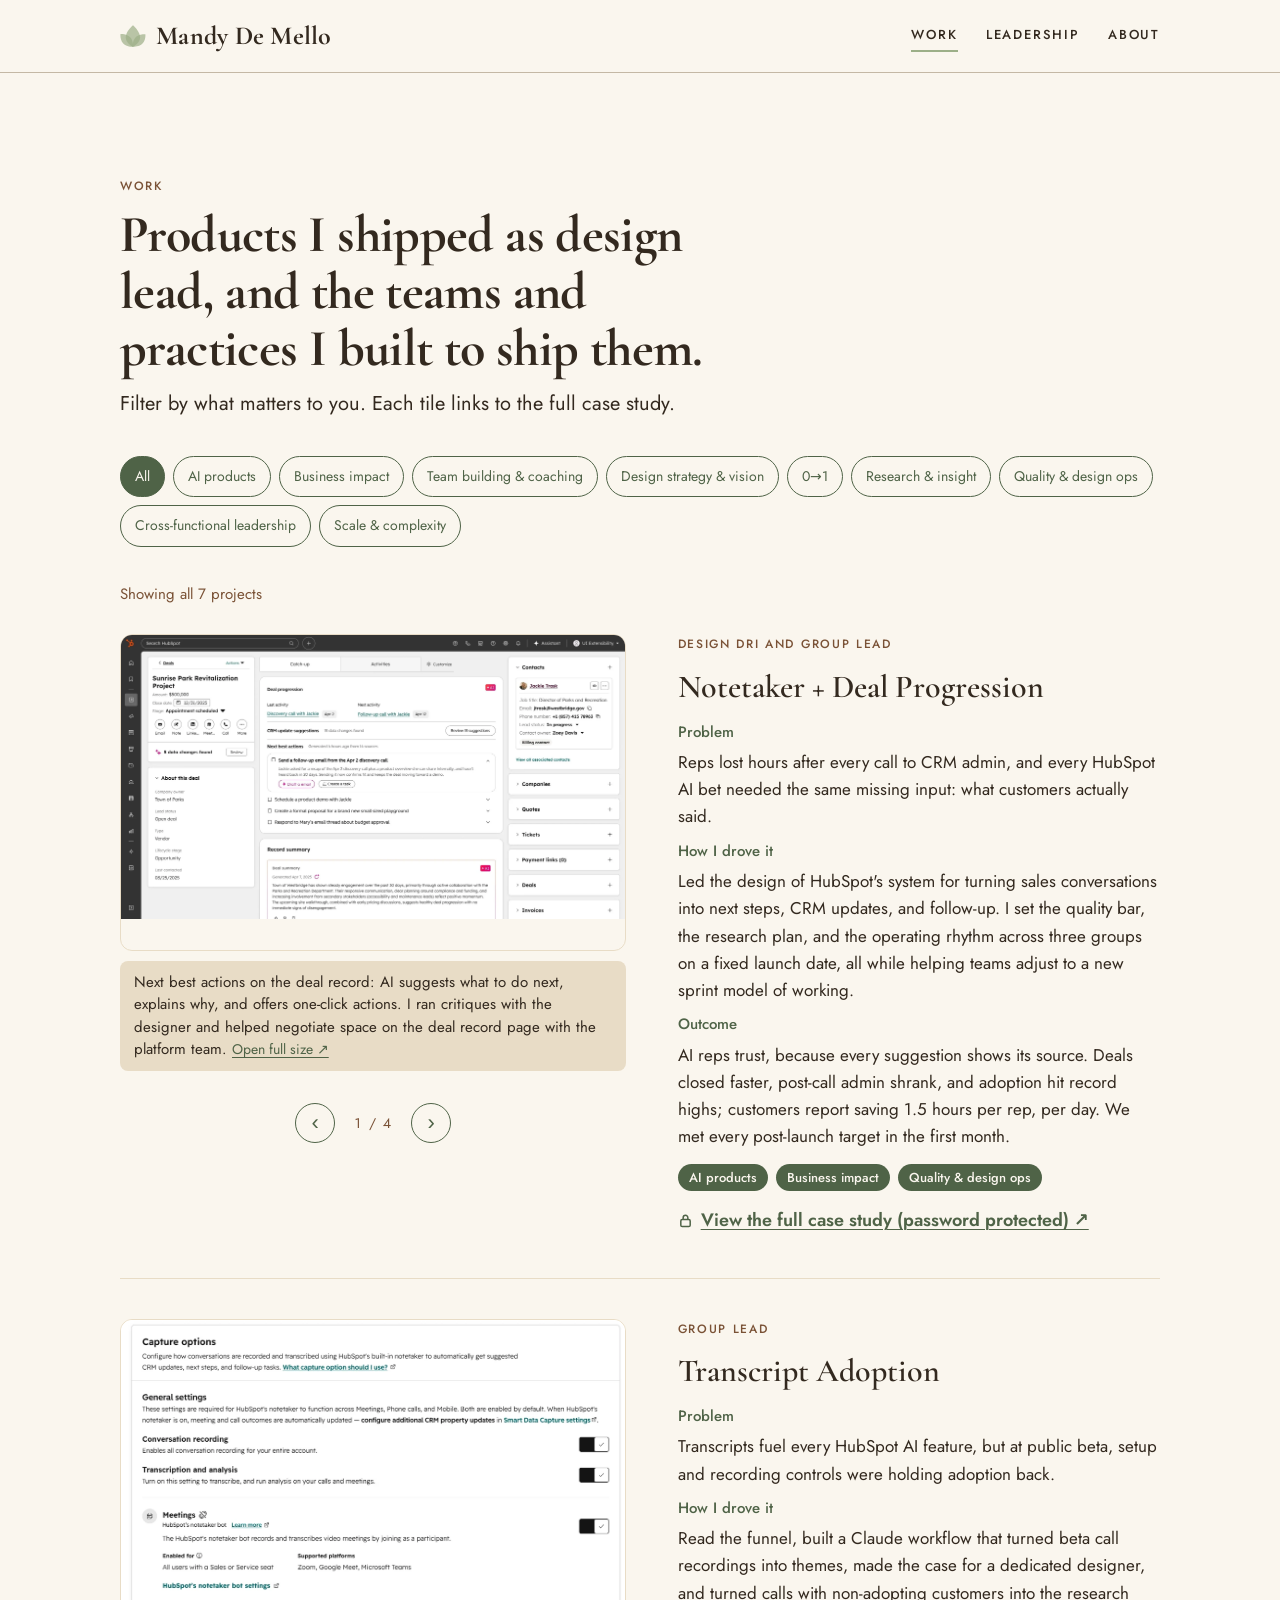
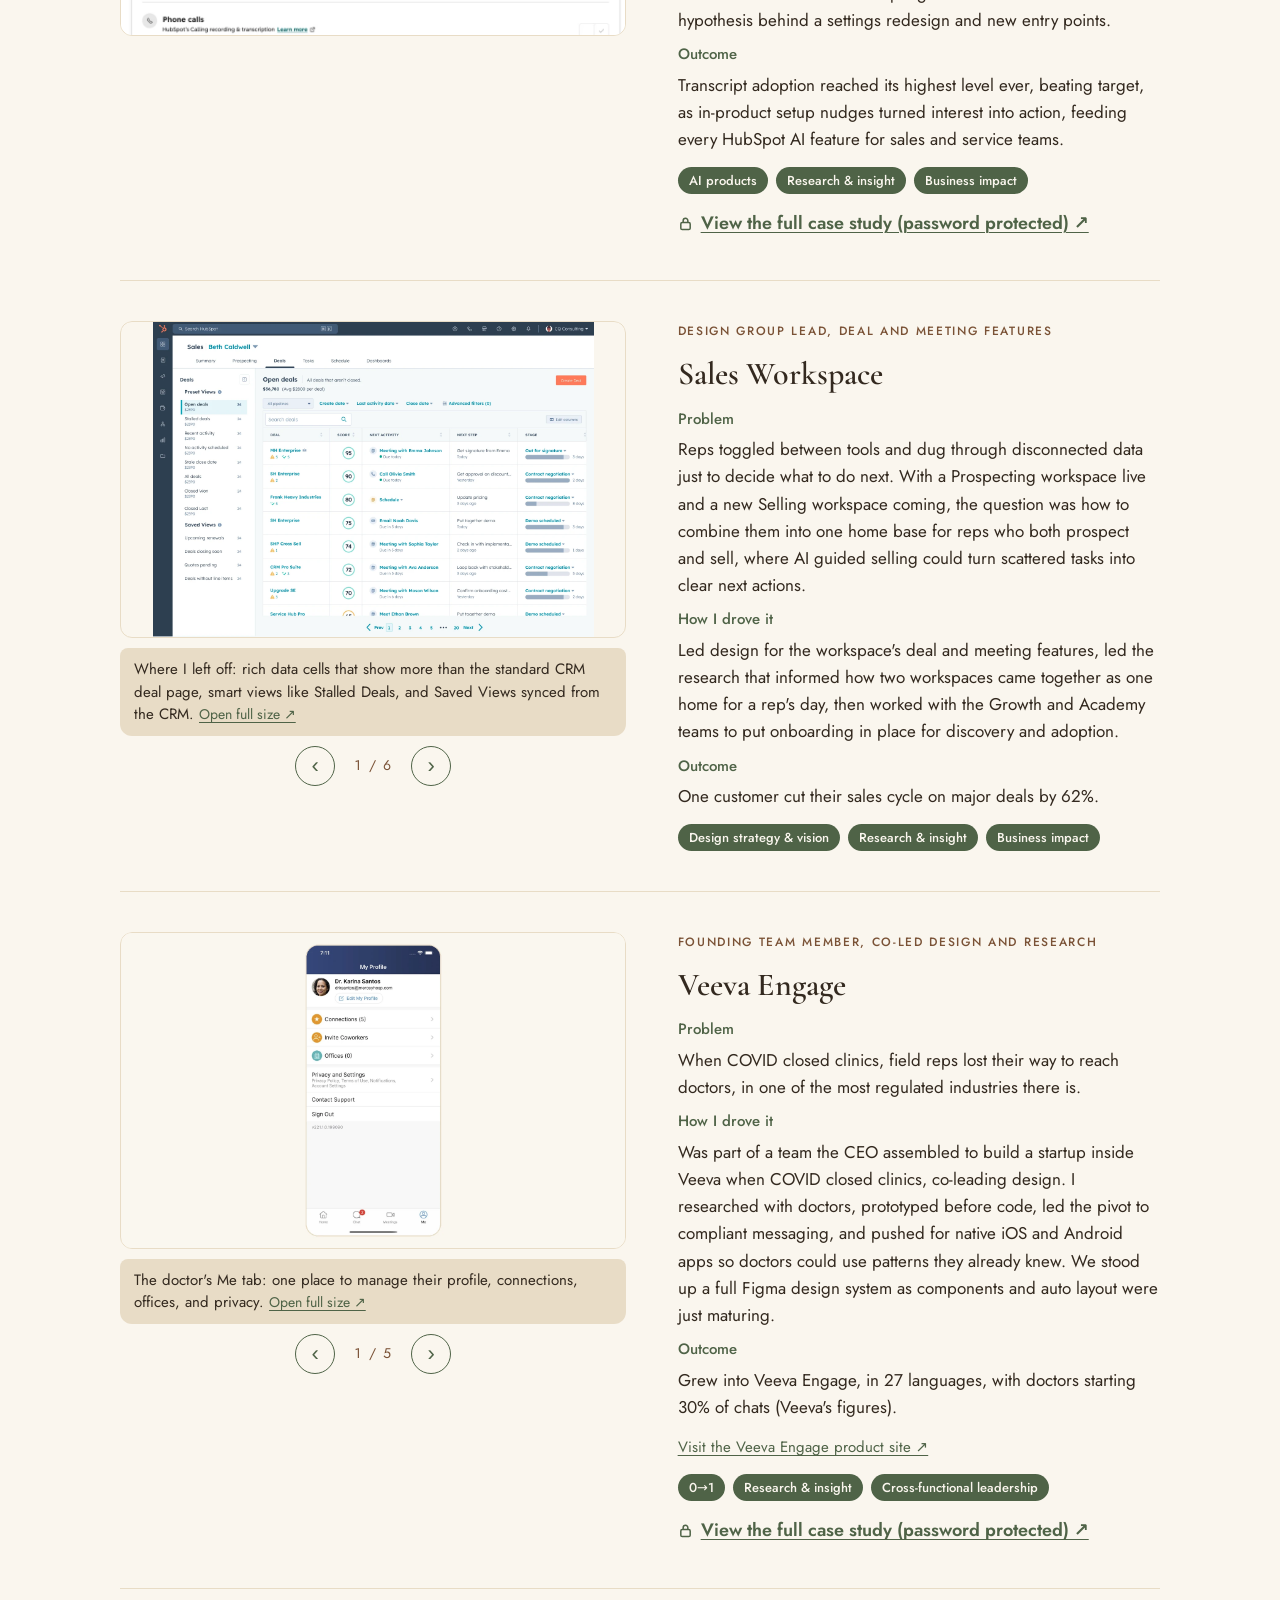
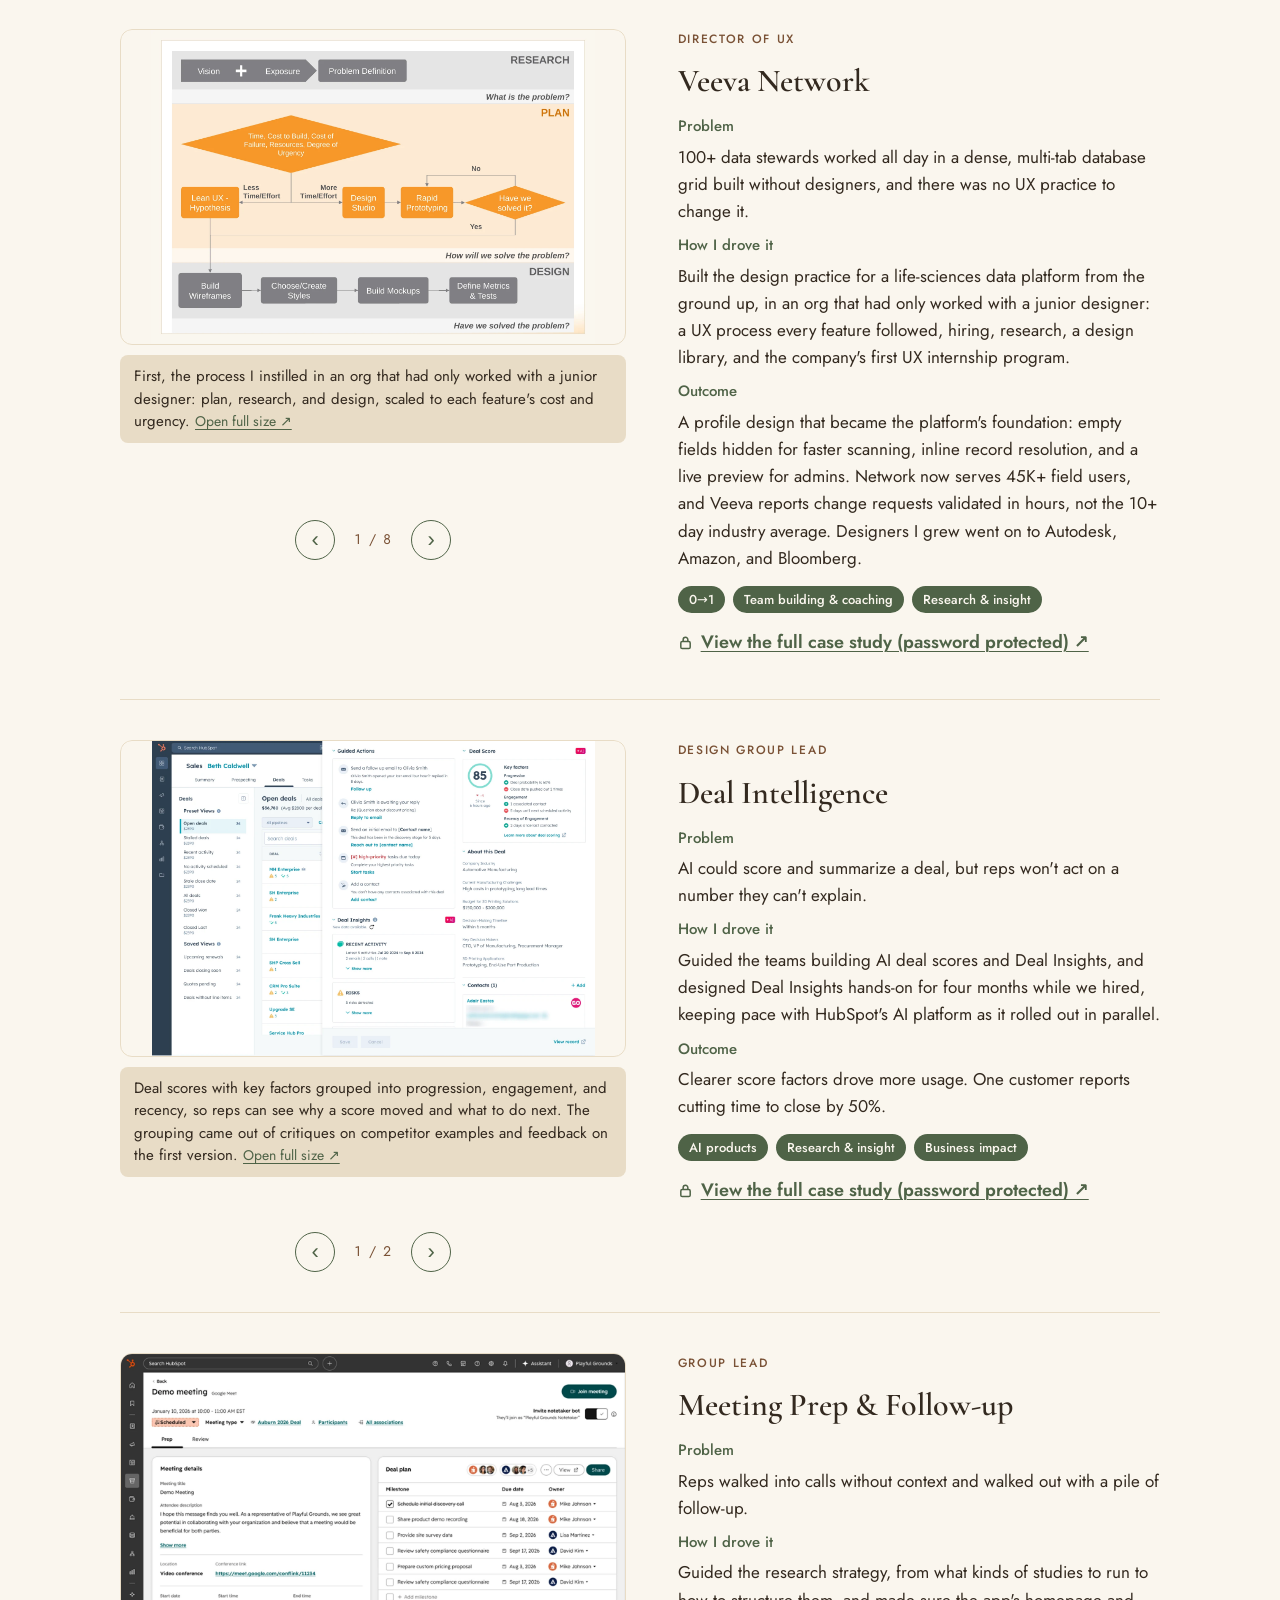
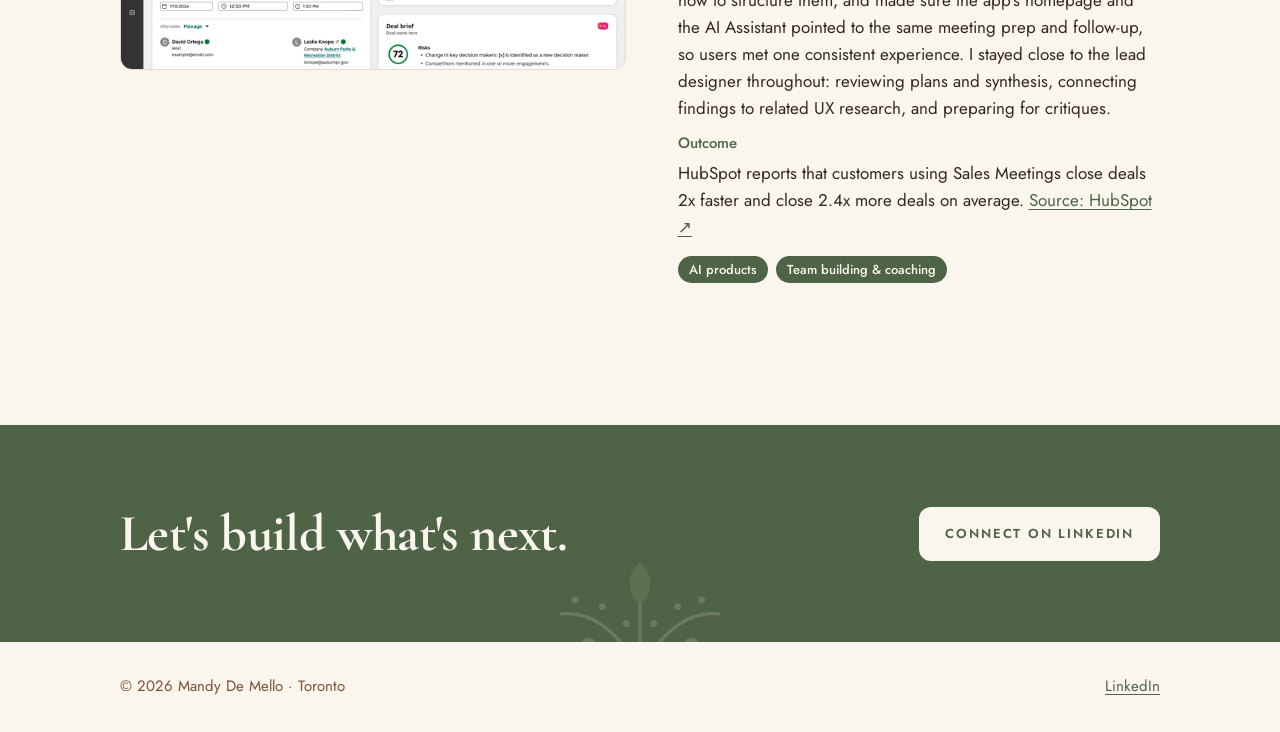
<file: mandydemelloportfolio/work.html>
<!doctype html>
<html lang="en">
<head>
<meta charset="utf-8">
<meta name="viewport" content="width=device-width, initial-scale=1, viewport-fit=cover">
<title>Work · Mandy De Mello</title>
<meta name="description" content="Products shipped as design lead, and the teams and practices built to ship them.">
<link rel="preconnect" href="https://fonts.googleapis.com">
<link rel="preconnect" href="https://fonts.gstatic.com" crossorigin>
<link rel="stylesheet" href="https://fonts.googleapis.com/css2?family=Cormorant+Garamond:ital,wght@0,600;0,700;1,700&family=Jost:wght@400;500&display=swap">
<link rel="stylesheet" href="assets/css/site.css">
<link rel="icon" href="assets/img/motifs/logo-lotus.svg" type="image/svg+xml">
</head>
<body>
<header class="site-header">
  <div class="wrap">
    <a class="brand" href="index.html">Mandy De Mello</a>
    <nav class="nav" aria-label="Main">
      <a href="work.html" aria-current="page">Work</a>
      <a href="leadership.html">Leadership</a>
      <a href="about.html">About</a>
    </nav>
  </div>
</header>

<main class="section">
  <div class="wrap">
    <div class="section-head"><p class="eyebrow">Work</p><h1 class="h1">Products I shipped as design lead, and the teams and practices I built to ship them.</h1><p class="lede">Filter by what matters to you. Each tile links to the full case study.</p></div>
    <div class="filters" role="group" aria-label="Filter by capability"><button type="button" class="chip" id="f-0" data-filter="All" aria-pressed="true">All</button><button type="button" class="chip" id="f-1" data-filter="AI products" aria-pressed="false">AI products</button><button type="button" class="chip" id="f-2" data-filter="Business impact" aria-pressed="false">Business impact</button><button type="button" class="chip" id="f-3" data-filter="Team building &amp; coaching" aria-pressed="false">Team building &amp; coaching</button><button type="button" class="chip" id="f-4" data-filter="Design strategy &amp; vision" aria-pressed="false">Design strategy &amp; vision</button><button type="button" class="chip" id="f-5" data-filter="0→1" aria-pressed="false">0→1</button><button type="button" class="chip" id="f-6" data-filter="Research &amp; insight" aria-pressed="false">Research &amp; insight</button><button type="button" class="chip" id="f-7" data-filter="Quality &amp; design ops" aria-pressed="false">Quality &amp; design ops</button><button type="button" class="chip" id="f-8" data-filter="Cross-functional leadership" aria-pressed="false">Cross-functional leadership</button><button type="button" class="chip" id="f-9" data-filter="Scale &amp; complexity" aria-pressed="false">Scale &amp; complexity</button></div>
    <p class="small muted" id="count" aria-live="polite" style="margin-bottom:20px">Showing all 7 projects</p>
    <div class="tiles" id="tiles">
<article class="tile" id="notetaker-deal-progression" data-tags="AI products|Business impact|Quality &amp; design ops|Cross-functional leadership">
  <div class="tile-media"><div class="carousel" role="region" aria-roledescription="carousel" aria-label="Notetaker + Deal Progression screens">
  <ul role="list" class="track" tabindex="0"><li class="slide" aria-roledescription="slide" aria-label="1 of 4"><figure><img class="shot " src="assets/img/nt-nba.webp" width="2060" height="1158" alt="Deal record with Deal progression card and next best actions" loading="lazy"><figcaption>Next best actions on the deal record: AI suggests what to do next, explains why, and offers one-click actions. I ran critiques with the designer and helped negotiate space on the deal record page with the platform team.</figcaption></figure></li><li class="slide" aria-roledescription="slide" aria-label="2 of 4"><figure><img class="shot " src="assets/img/notetaker-deal-progression-decision-1.webp" width="1443" height="1564" alt="Meeting follow-up page with next actions and CRM update suggestions" loading="lazy"><figcaption>The meeting follow-up page: after a call or meeting, reps get the next actions captured from the transcript, each attributed to its owner (the rep or another attendee), turn them into tasks in one click, and approve suggested CRM updates in one click.</figcaption></figure></li><li class="slide" aria-roledescription="slide" aria-label="3 of 4"><figure><img class="shot " src="assets/img/nt-deal-plan.webp" width="2060" height="1158" alt="Deal record with a Deal plan of shared milestones, due dates, and owners" loading="lazy"><figcaption>Deal Plans keep reps and buyers aligned on milestones shared through a customer portal, and milestones can be updated after each conversation. I shaped it through critique and by influencing the team building the customer portal, and made sure update patterns matched meeting follow-up and the Gmail extension. <a href="https://www.hubspot.com/products/sales/deal-plans" target="_blank" rel="noopener">Learn more ↗</a></figcaption></figure></li><li class="slide" aria-roledescription="slide" aria-label="4 of 4"><figure><img class="shot " src="assets/img/nt-gmail-deal.webp" width="248" height="400" alt="HubSpot Sales extension in Gmail showing deal context beside a blurred inbox" loading="lazy"><figcaption>Deal context in Gmail, part of Deal Progression: the HubSpot Sales extension brings the deal, its AI summary, and its updates into the inbox, with the same update patterns reps use everywhere else.</figcaption></figure></li></ul>
  <div class="car-nav"><button type="button" class="car-prev" aria-label="Previous screen">‹</button><span class="car-count" aria-live="polite">1 / 4</span><button type="button" class="car-next" aria-label="Next screen">›</button></div>
</div></div>
  <div class="tile-body">
    <p class="role">Design DRI and group lead</p>
    <h2 class="tile-title">Notetaker + Deal Progression</h2>
    <dl class="pho">
      <div><dt>Problem</dt><dd>Reps lost hours after every call to CRM admin, and every HubSpot AI bet needed the same missing input: what customers actually said.</dd></div>
      <div><dt>How I drove it</dt><dd>Led the design of HubSpot&#x27;s system for turning sales conversations into next steps, CRM updates, and follow-up. I set the quality bar, the research plan, and the operating rhythm across three groups on a fixed launch date, all while helping teams adjust to a new sprint model of working.</dd></div>
      <div><dt>Outcome</dt><dd>AI reps trust, because every suggestion shows its source. Deals closed faster, post-call admin shrank, and adoption hit record highs; customers report saving 1.5 hours per rep, per day. We met every post-launch target in the first month.</dd></div>
    </dl>
    
    <ul role="list" class="tags" aria-label="Tags"><li class="tag">AI products</li><li class="tag">Business impact</li><li class="tag">Quality &amp; design ops</li></ul>
    <p><a class="lock-link" href="https://www.figma.com/proto/1HovT7goziRc1Y405PjQwh/Portfolio-Case-Studies?node-id=1-119&p=f&scaling=min-zoom&content-scaling=fixed&page-id=0%3A1&starting-point-node-id=1%3A119&show-proto-sidebar=1" target="_blank" rel="noopener"><svg viewBox="0 0 16 16" aria-hidden="true"><rect x="3" y="7" width="10" height="7.5" rx="1.5" fill="none" stroke="currentColor" stroke-width="1.6"/><path d="M5.5 7V5a2.5 2.5 0 0 1 5 0v2" fill="none" stroke="currentColor" stroke-width="1.6"/></svg>View the full case study (password protected) ↗</a></p>
  </div>
</article>
<article class="tile" id="transcript-adoption" data-tags="AI products|Research &amp; insight|Business impact|Team building &amp; coaching">
  <div class="tile-media"><img class="shot " src="assets/img/tile-transcript-adoption.webp" width="1090" height="681" alt="Transcript Adoption" loading="lazy"></div>
  <div class="tile-body">
    <p class="role">Group lead</p>
    <h2 class="tile-title">Transcript Adoption</h2>
    <dl class="pho">
      <div><dt>Problem</dt><dd>Transcripts fuel every HubSpot AI feature, but at public beta, setup and recording controls were holding adoption back.</dd></div>
      <div><dt>How I drove it</dt><dd>Read the funnel, built a Claude workflow that turned beta call recordings into themes, made the case for a dedicated designer, and turned calls with non-adopting customers into the research hypothesis behind a settings redesign and new entry points.</dd></div>
      <div><dt>Outcome</dt><dd>Transcript adoption reached its highest level ever, beating target, as in-product setup nudges turned interest into action, feeding every HubSpot AI feature for sales and service teams.</dd></div>
    </dl>
    
    <ul role="list" class="tags" aria-label="Tags"><li class="tag">AI products</li><li class="tag">Research &amp; insight</li><li class="tag">Business impact</li></ul>
    <p><a class="lock-link" href="https://www.figma.com/proto/1HovT7goziRc1Y405PjQwh/Portfolio-Case-Studies?node-id=1-692&p=f&scaling=min-zoom&content-scaling=fixed&page-id=0%3A1&starting-point-node-id=1%3A692&show-proto-sidebar=1" target="_blank" rel="noopener"><svg viewBox="0 0 16 16" aria-hidden="true"><rect x="3" y="7" width="10" height="7.5" rx="1.5" fill="none" stroke="currentColor" stroke-width="1.6"/><path d="M5.5 7V5a2.5 2.5 0 0 1 5 0v2" fill="none" stroke="currentColor" stroke-width="1.6"/></svg>View the full case study (password protected) ↗</a></p>
  </div>
</article>
<article class="tile" id="sales-workspace" data-tags="Design strategy &amp; vision|Research &amp; insight|Business impact|Cross-functional leadership">
  <div class="tile-media"><div class="carousel" role="region" aria-roledescription="carousel" aria-label="Sales Workspace screens">
  <ul role="list" class="track" tabindex="0"><li class="slide" aria-roledescription="slide" aria-label="1 of 6"><figure><img class="shot " src="assets/img/sw-slide-1.webp" width="1440" height="1026" alt="Sales Workspace Deals tab" loading="lazy"><figcaption>Where I left off: rich data cells that show more than the standard CRM deal page, smart views like Stalled Deals, and Saved Views synced from the CRM.</figcaption></figure></li><li class="slide" aria-roledescription="slide" aria-label="2 of 6"><figure><img class="shot " src="assets/img/sw-slide-3.webp" width="1446" height="1026" alt="Expanded deal sidebar with Guided Actions, Deal Insights, and Deal Score" loading="lazy"><figcaption>The expanded deal sidebar, with more context than the CRM record shows: Guided Actions for what to do next, Deal Insights like risks and buyer goals, and an explainable Deal Score.</figcaption></figure></li><li class="slide" aria-roledescription="slide" aria-label="3 of 6"><figure><img class="shot " src="assets/img/sw-slide-4.webp" width="1280" height="813" alt="The original Prospecting workspace" loading="lazy"><figcaption>Where I started: a separate Prospecting workspace already existed.</figcaption></figure></li><li class="slide" aria-roledescription="slide" aria-label="4 of 6"><figure><img class="shot " src="assets/img/sw-slide-5.webp" width="1440" height="1024" alt="Concept test: Prospecting workspace" loading="lazy"><figcaption>A concept test I created and ran to explore how best to combine the workspaces, if at all. This screen shows the Prospecting side.</figcaption></figure></li><li class="slide" aria-roledescription="slide" aria-label="5 of 6"><figure><img class="shot " src="assets/img/sw-slide-6.webp" width="1440" height="1024" alt="Concept test: Selling workspace summary" loading="lazy"><figcaption>Another screen from the concept test: a matching Selling workspace summary.</figcaption></figure></li><li class="slide" aria-roledescription="slide" aria-label="6 of 6"><figure><img class="shot " src="assets/img/sw-slide-7.webp" width="1440" height="1024" alt="Concept test: Selling workspace deals" loading="lazy"><figcaption>The concept test&#x27;s Selling workspace Deals view.</figcaption></figure></li></ul>
  <div class="car-nav"><button type="button" class="car-prev" aria-label="Previous screen">‹</button><span class="car-count" aria-live="polite">1 / 6</span><button type="button" class="car-next" aria-label="Next screen">›</button></div>
</div></div>
  <div class="tile-body">
    <p class="role">Design group lead, deal and meeting features</p>
    <h2 class="tile-title">Sales Workspace</h2>
    <dl class="pho">
      <div><dt>Problem</dt><dd>Reps toggled between tools and dug through disconnected data just to decide what to do next. With a Prospecting workspace live and a new Selling workspace coming, the question was how to combine them into one home base for reps who both prospect and sell, where AI guided selling could turn scattered tasks into clear next actions.</dd></div>
      <div><dt>How I drove it</dt><dd>Led design for the workspace&#x27;s deal and meeting features, led the research that informed how two workspaces came together as one home for a rep&#x27;s day, then worked with the Growth and Academy teams to put onboarding in place for discovery and adoption.</dd></div>
      <div><dt>Outcome</dt><dd>One customer cut their sales cycle on major deals by 62%.</dd></div>
    </dl>
    
    <ul role="list" class="tags" aria-label="Tags"><li class="tag">Design strategy &amp; vision</li><li class="tag">Research &amp; insight</li><li class="tag">Business impact</li></ul>
    
  </div>
</article>
<article class="tile" id="veeva-engage" data-tags="0→1|Research &amp; insight|Cross-functional leadership|Design strategy &amp; vision">
  <div class="tile-media"><div class="carousel" role="region" aria-roledescription="carousel" aria-label="Veeva Engage screens">
  <ul role="list" class="track" tabindex="0"><li class="slide" aria-roledescription="slide" aria-label="1 of 5"><figure><img class="shot " src="assets/img/ve-slide-1.webp" width="1600" height="1000" alt="Veeva Engage Me tab for doctors" loading="lazy"><figcaption>The doctor&#x27;s Me tab: one place to manage their profile, connections, offices, and privacy.</figcaption></figure></li><li class="slide" aria-roledescription="slide" aria-label="2 of 5"><figure><img class="shot " src="assets/img/ve-slide-2.webp" width="1600" height="1000" alt="Veeva Engage connections list" loading="lazy"><figcaption>Connections: doctors see the reps and colleagues they&#x27;re connected to, with reps marked by a briefcase.</figcaption></figure></li><li class="slide" aria-roledescription="slide" aria-label="3 of 5"><figure><img class="shot " src="assets/img/ve-slide-3.webp" width="1600" height="1000" alt="A rep&#x27;s profile in Veeva Engage" loading="lazy"><figcaption>A rep&#x27;s profile shows the medications they cover, with chat, email, and a call one tap away.</figcaption></figure></li><li class="slide" aria-roledescription="slide" aria-label="4 of 5"><figure><img class="shot " src="assets/img/ve-slide-4.webp" width="1413" height="883" alt="A brand&#x27;s HCP resources with Send buttons" loading="lazy"><figcaption>A brand&#x27;s HCP resources, like brochures and spec sheets, that doctors can send on to colleagues in chat.</figcaption></figure></li><li class="slide" aria-roledescription="slide" aria-label="5 of 5"><figure><img class="shot " src="assets/img/ve-slide-5.webp" width="1012" height="632" alt="Email notification of a new Veeva Engage message" loading="lazy"><figcaption>HCPs receive email notifications from in-app messaging, part of the wider app ecosystem.</figcaption></figure></li></ul>
  <div class="car-nav"><button type="button" class="car-prev" aria-label="Previous screen">‹</button><span class="car-count" aria-live="polite">1 / 5</span><button type="button" class="car-next" aria-label="Next screen">›</button></div>
</div></div>
  <div class="tile-body">
    <p class="role">Founding team member, co-led design and research</p>
    <h2 class="tile-title">Veeva Engage</h2>
    <dl class="pho">
      <div><dt>Problem</dt><dd>When COVID closed clinics, field reps lost their way to reach doctors, in one of the most regulated industries there is.</dd></div>
      <div><dt>How I drove it</dt><dd>Was part of a team the CEO assembled to build a startup inside Veeva when COVID closed clinics, co-leading design. I researched with doctors, prototyped before code, led the pivot to compliant messaging, and pushed for native iOS and Android apps so doctors could use patterns they already knew. We stood up a full Figma design system as components and auto layout were just maturing.</dd></div>
      <div><dt>Outcome</dt><dd>Grew into Veeva Engage, in 27 languages, with doctors starting 30% of chats (Veeva&#x27;s figures).</dd></div>
    </dl>
    <p class="ext-link"><a href="https://veevaengage.com/" target="_blank" rel="noopener">Visit the Veeva Engage product site ↗</a></p>
    <ul role="list" class="tags" aria-label="Tags"><li class="tag">0→1</li><li class="tag">Research &amp; insight</li><li class="tag">Cross-functional leadership</li></ul>
    <p><a class="lock-link" href="https://www.figma.com/proto/1HovT7goziRc1Y405PjQwh/Portfolio-Case-Studies?node-id=1-393&p=f&scaling=min-zoom&content-scaling=fixed&page-id=0%3A1&starting-point-node-id=1%3A393&show-proto-sidebar=1" target="_blank" rel="noopener"><svg viewBox="0 0 16 16" aria-hidden="true"><rect x="3" y="7" width="10" height="7.5" rx="1.5" fill="none" stroke="currentColor" stroke-width="1.6"/><path d="M5.5 7V5a2.5 2.5 0 0 1 5 0v2" fill="none" stroke="currentColor" stroke-width="1.6"/></svg>View the full case study (password protected) ↗</a></p>
  </div>
</article>
<article class="tile" id="veeva-network" data-tags="0→1|Team building &amp; coaching|Research &amp; insight|Quality &amp; design ops">
  <div class="tile-media"><div class="carousel" role="region" aria-roledescription="carousel" aria-label="Veeva Network screens">
  <ul role="list" class="track" tabindex="0"><li class="slide" aria-roledescription="slide" aria-label="1 of 8"><figure><img class="shot " src="assets/img/vn-slide-4.webp" width="1680" height="1190" alt="Slide: the UX process diagram" loading="lazy"><figcaption>First, the process I instilled in an org that had only worked with a junior designer: plan, research, and design, scaled to each feature&#x27;s cost and urgency.</figcaption></figure></li><li class="slide" aria-roledescription="slide" aria-label="2 of 8"><figure><img class="shot " src="assets/img/vn-slide-5.webp" width="2600" height="1833" alt="Slides: Kickoff, UX plan, design studio, usability testing" loading="lazy"><figcaption>Then I explained UX to the org through clear steps for every feature, each with an owner, purpose, and format: kickoff, an agreed UX plan, design studios, reviews, and usability testing.</figcaption></figure></li><li class="slide" aria-roledescription="slide" aria-label="3 of 8"><figure><img class="shot " src="assets/img/vn-before.webp" width="1182" height="739" alt="Veeva Network HCP profile before the redesign" loading="lazy"><figcaption>Then, coaching each designer through each feature. HCP profile, before: a junior designer had started this redesign before I joined. I coached the designer to understand the problem first, through a heuristic evaluation and research with data stewards, which found too much scrolling, hard-to-find data, and constant jumping between pages. (Record details blurred.)</figcaption></figure></li><li class="slide" aria-roledescription="slide" aria-label="4 of 8"><figure><img class="shot " src="assets/img/vn-early.webp" width="2128" height="1330" alt="Early attempt at the new HCP profile" loading="lazy"><figcaption>An early attempt, prototyped in Axure, aligned fields and labels for key information. Testing showed it still wasn&#x27;t scannable enough, so I coached the designer to keep testing and refining.</figcaption></figure></li><li class="slide" aria-roledescription="slide" aria-label="5 of 8"><figure><img class="shot " src="assets/img/vn-final.webp" width="1766" height="1104" alt="Final new HCP profile in Veeva Network" loading="lazy"><figcaption>The new profile: clearer navigation, aligned fields and labels, larger type, key information up top, and helper panels on the right. Stewards worked faster, with less training and fewer errors, and the designer grew from junior to intermediate along the way.</figcaption></figure></li><li class="slide" aria-roledescription="slide" aria-label="6 of 8"><figure><img class="shot " src="assets/img/vn-ss-before.webp" width="2128" height="1330" alt="Source Subscription admin UI before" loading="lazy"><figcaption>Source Subscription, before: an admin UI for loading data so complex that customers paid consultants to run it.</figcaption></figure></li><li class="slide" aria-roledescription="slide" aria-label="7 of 8"><figure><img class="shot " src="assets/img/vn-ss-wizard.webp" width="1469" height="918" alt="Source Subscription Wizard Mode" loading="lazy"><figcaption>Wizard Mode, shaped by interviews on admins&#x27; most common tasks. I worked with a senior designer to translate complex business requirements and gather research for them, and critiqued the visual design along the way. The result: an immediate drop in time from training to first successful use, and now used often.</figcaption></figure></li><li class="slide" aria-roledescription="slide" aria-label="8 of 8"><figure><img class="shot " src="assets/img/vn-query.webp" width="1227" height="767" alt="Query Builder SQL editor in Veeva Network" loading="lazy"><figcaption>Query Builder, designed by an intern I coached: admins query data inside the product instead of exporting it to other tools. The intern was hired full time and the PM promoted.</figcaption></figure></li></ul>
  <div class="car-nav"><button type="button" class="car-prev" aria-label="Previous screen">‹</button><span class="car-count" aria-live="polite">1 / 8</span><button type="button" class="car-next" aria-label="Next screen">›</button></div>
</div></div>
  <div class="tile-body">
    <p class="role">Director of UX</p>
    <h2 class="tile-title">Veeva Network</h2>
    <dl class="pho">
      <div><dt>Problem</dt><dd>100+ data stewards worked all day in a dense, multi-tab database grid built without designers, and there was no UX practice to change it.</dd></div>
      <div><dt>How I drove it</dt><dd>Built the design practice for a life-sciences data platform from the ground up, in an org that had only worked with a junior designer: a UX process every feature followed, hiring, research, a design library, and the company&#x27;s first UX internship program.</dd></div>
      <div><dt>Outcome</dt><dd>A profile design that became the platform&#x27;s foundation: empty fields hidden for faster scanning, inline record resolution, and a live preview for admins. Network now serves 45K+ field users, and Veeva reports change requests validated in hours, not the 10+ day industry average. Designers I grew went on to Autodesk, Amazon, and Bloomberg.</dd></div>
    </dl>
    
    <ul role="list" class="tags" aria-label="Tags"><li class="tag">0→1</li><li class="tag">Team building &amp; coaching</li><li class="tag">Research &amp; insight</li></ul>
    <p><a class="lock-link" href="https://www.figma.com/proto/1HovT7goziRc1Y405PjQwh/Portfolio-Case-Studies?node-id=1-547&p=f&scaling=min-zoom&content-scaling=fixed&page-id=0%3A1&starting-point-node-id=1%3A547&show-proto-sidebar=1" target="_blank" rel="noopener"><svg viewBox="0 0 16 16" aria-hidden="true"><rect x="3" y="7" width="10" height="7.5" rx="1.5" fill="none" stroke="currentColor" stroke-width="1.6"/><path d="M5.5 7V5a2.5 2.5 0 0 1 5 0v2" fill="none" stroke="currentColor" stroke-width="1.6"/></svg>View the full case study (password protected) ↗</a></p>
  </div>
</article>
<article class="tile" id="deal-intelligence" data-tags="AI products|Research &amp; insight|Business impact">
  <div class="tile-media"><div class="carousel" role="region" aria-roledescription="carousel" aria-label="Deal Intelligence screens">
  <ul role="list" class="track" tabindex="0"><li class="slide" aria-roledescription="slide" aria-label="1 of 2"><figure><img class="shot " src="assets/img/di-score.webp" width="1446" height="1026" alt="Expanded deal sidebar with Deal Score and its key factors" loading="lazy"><figcaption>Deal scores with key factors grouped into progression, engagement, and recency, so reps can see why a score moved and what to do next. The grouping came out of critiques on competitor examples and feedback on the first version.</figcaption></figure></li><li class="slide" aria-roledescription="slide" aria-label="2 of 2"><figure><img class="shot " src="assets/img/di-insights.webp" width="1458" height="911" alt="Deal Insights panel with risks, buyer goals, and company research" loading="lazy"><figcaption>Deal Insights, which I designed hands-on for four months while we hired: AI-detected risks like a shrinking budget or a buyer gone quiet, buyer goals, and company research, each with feedback controls. HubSpot was rolling out AI platform capabilities in parallel, so part of the challenge was keeping on top of how Insights connected to them, like Ask a question, so reps could dig deeper with AI.</figcaption></figure></li></ul>
  <div class="car-nav"><button type="button" class="car-prev" aria-label="Previous screen">‹</button><span class="car-count" aria-live="polite">1 / 2</span><button type="button" class="car-next" aria-label="Next screen">›</button></div>
</div></div>
  <div class="tile-body">
    <p class="role">Design group lead</p>
    <h2 class="tile-title">Deal Intelligence</h2>
    <dl class="pho">
      <div><dt>Problem</dt><dd>AI could score and summarize a deal, but reps won&#x27;t act on a number they can&#x27;t explain.</dd></div>
      <div><dt>How I drove it</dt><dd>Guided the teams building AI deal scores and Deal Insights, and designed Deal Insights hands-on for four months while we hired, keeping pace with HubSpot&#x27;s AI platform as it rolled out in parallel.</dd></div>
      <div><dt>Outcome</dt><dd>Clearer score factors drove more usage. One customer reports cutting time to close by 50%.</dd></div>
    </dl>
    
    <ul role="list" class="tags" aria-label="Tags"><li class="tag">AI products</li><li class="tag">Research &amp; insight</li><li class="tag">Business impact</li></ul>
    <p><a class="lock-link" href="https://www.figma.com/proto/1HovT7goziRc1Y405PjQwh/Portfolio-Case-Studies?node-id=1-36&p=f&scaling=min-zoom&content-scaling=fixed&page-id=0%3A1&starting-point-node-id=1%3A36&show-proto-sidebar=1" target="_blank" rel="noopener"><svg viewBox="0 0 16 16" aria-hidden="true"><rect x="3" y="7" width="10" height="7.5" rx="1.5" fill="none" stroke="currentColor" stroke-width="1.6"/><path d="M5.5 7V5a2.5 2.5 0 0 1 5 0v2" fill="none" stroke="currentColor" stroke-width="1.6"/></svg>View the full case study (password protected) ↗</a></p>
  </div>
</article>
<article class="tile" id="meeting-prep" data-tags="AI products|Team building &amp; coaching">
  <div class="tile-media"><img class="shot " src="assets/img/tile-meeting-prep.webp" width="1440" height="900" alt="Meeting Prep &amp; Follow-up" loading="lazy"></div>
  <div class="tile-body">
    <p class="role">Group lead</p>
    <h2 class="tile-title">Meeting Prep &amp; Follow-up</h2>
    <dl class="pho">
      <div><dt>Problem</dt><dd>Reps walked into calls without context and walked out with a pile of follow-up.</dd></div>
      <div><dt>How I drove it</dt><dd>Guided the research strategy, from what kinds of studies to run to how to structure them, and made sure the app&#x27;s homepage and the AI Assistant pointed to the same meeting prep and follow-up, so users met one consistent experience. I stayed close to the lead designer throughout: reviewing plans and synthesis, connecting findings to related UX research, and preparing for critiques.</dd></div>
      <div><dt>Outcome</dt><dd>HubSpot reports that customers using Sales Meetings close deals 2x faster and close 2.4x more deals on average. <a href="https://www.hubspot.com/products/artificial-intelligence/use-cases/sales-meeting-prep-and-follow-up" target="_blank" rel="noopener">Source: HubSpot ↗</a></dd></div>
    </dl>
    
    <ul role="list" class="tags" aria-label="Tags"><li class="tag">AI products</li><li class="tag">Team building &amp; coaching</li></ul>
    
  </div>
</article>
    </div>
  </div>
</main>
<script>
(function () {
  var chips = document.querySelectorAll('.chip');
  var tiles = document.querySelectorAll('#tiles .tile');
  var count = document.getElementById('count');
  function apply(f) {
    var n = 0;
    tiles.forEach(function (t) {
      var show = f === 'All' || t.dataset.tags.split('|').indexOf(f) > -1;
      t.hidden = !show; if (show) n++;
    });
    chips.forEach(function (c) { c.setAttribute('aria-pressed', c.dataset.filter === f ? 'true' : 'false'); });
    count.textContent = f === 'All' ? 'Showing all ' + n + ' projects' : 'Showing ' + n + ' of ' + tiles.length + ' projects: ' + f;
  }
  chips.forEach(function (c) { c.addEventListener('click', function () { apply(c.dataset.filter); }); });
})();
</script>
<section class="contact" aria-labelledby="contact-title">
  <div class="wrap">
    <h2 class="h1" id="contact-title">Let's build what's next.</h2>
    <div class="links">
      <a class="btn btn-primary" href="https://www.linkedin.com/in/amandademello" target="_blank" rel="noopener">Connect on LinkedIn</a>
    </div>
  </div>
</section>
<footer class="site-footer">
  <div class="wrap">
    <span>© 2026 Mandy De Mello · Toronto</span>
    <span><a href="https://www.linkedin.com/in/amandademello" target="_blank" rel="noopener">LinkedIn</a></span>
  </div>
</footer>
<script>
document.querySelectorAll('.carousel').forEach(function (c) {
  c.querySelectorAll('figure').forEach(function (f) { var im = f.querySelector('img'), cap = f.querySelector('figcaption'); if (!im || !cap) return; var a = document.createElement('a'); a.href = im.getAttribute('src'); a.target = '_blank'; a.rel = 'noopener'; a.className = 'full'; a.textContent = 'Open full size ↗'; cap.appendChild(document.createTextNode(' ')); cap.appendChild(a); });
  var t = c.querySelector('.track'), n = t.children.length, out = c.querySelector('.car-count'), cur = 0, timer;
  function show() { out.textContent = (cur + 1) + ' / ' + n; }
  function go(i) { cur = (i + n) % n; show(); t.scrollTo({ left: cur * t.clientWidth, behavior: 'smooth' }); }
  c.querySelector('.car-prev').addEventListener('click', function () { go(cur - 1); });
  c.querySelector('.car-next').addEventListener('click', function () { go(cur + 1); });
  t.addEventListener('scroll', function () { clearTimeout(timer); timer = setTimeout(function () { cur = Math.round(t.scrollLeft / t.clientWidth); show(); }, 150); }, { passive: true });
  t.addEventListener('keydown', function (e) { if (e.key === 'ArrowRight') { e.preventDefault(); go(cur + 1); } if (e.key === 'ArrowLeft') { e.preventDefault(); go(cur - 1); } });
});
</script>
</body>
</html>
</file>
<file: assets/css/site.css>
/* Layout concept: an editorial creme page with one espresso band per page; arch-and-disc motif from the brand kit; release-notes timeline. */
:root {
  --creme: #FAF6EE;
  --beige: #E8DCC6;
  --sage: #9CAF88;
  --sage-deep: #4F6347;
  --olive: #5C6630;
  --espresso: #33291F;
  --chestnut: #7A5236;
  --gold: #C9A24A;
  --warm-gray: #857B6E;
  --white: #FFFFFF;
  --placeholder: #D6D2CB;
  --placeholder-ink: #5E574E;
  --todo: #F3E3B5;

  --font-display: "Cormorant Garamond", "Cormorant", Garamond, Georgia, "Times New Roman", serif;
  --font-body: "Jost", "Futura", "Century Gothic", system-ui, -apple-system, "Segoe UI", sans-serif;
  --font-sans: "Jost", "Futura", "Century Gothic", system-ui, -apple-system, "Segoe UI", sans-serif;

  --radius-md: 12px;
  --radius-full: 999px;
  --wrap: 1120px;
  --gutter: clamp(16px, 4vw, 40px);
  --section: clamp(56px, 8vw, 104px);
  color-scheme: light;
}

*, *::before, *::after { box-sizing: border-box; }
html { -webkit-text-size-adjust: 100%; }
body {
  margin: 0;
  background: var(--creme);
  color: var(--espresso);
  font-family: var(--font-sans);
  font-size: 17px;
  line-height: 1.65;
  -webkit-font-smoothing: antialiased;
}
img { max-width: 100%; height: auto; display: block; }
a { color: var(--sage-deep); text-underline-offset: 3px; text-decoration-thickness: 1px; }
a:hover { color: var(--espresso); }
:focus-visible { outline: 3px solid var(--sage-deep); outline-offset: 3px; border-radius: 4px; }
h1, h2, h3, h4 { margin: 0; text-wrap: balance; }
p { margin: 0; }
ul, ol { margin: 0; padding: 0; }

main { overflow-x: clip; }
.wrap { max-width: var(--wrap); margin-inline: auto; padding-inline: var(--gutter); }
.section { padding-block: var(--section); }
.section + .section { padding-top: 0; }
.stack { display: grid; gap: 16px; }
.prose { max-width: 66ch; display: grid; gap: 16px; }

/* Type */
.display { font-family: var(--font-display); font-weight: 600; font-size: clamp(40px, 6.2vw, 68px); line-height: 1.04; letter-spacing: -0.015em; font-optical-sizing: auto; }
.h1 { font-family: var(--font-display); font-weight: 600; font-size: clamp(34px, 4.6vw, 48px); line-height: 1.1; letter-spacing: -0.01em; }
.h2 { font-family: var(--font-display); font-weight: 600; font-size: clamp(26px, 3.2vw, 32px); line-height: 1.2; }
.h3 { font-family: var(--font-sans); font-weight: 600; font-size: 20px; line-height: 1.4; }
.lede { font-size: clamp(18px, 1.6vw, 20px); line-height: 1.6; max-width: 60ch; }
.eyebrow { font-size: 12px; font-weight: 600; letter-spacing: 0.12em; text-transform: uppercase; color: var(--chestnut); }
.small { font-size: 14px; line-height: 1.5; }
.muted { color: var(--chestnut); }
.section-head { display: grid; gap: 10px; margin-bottom: 36px; max-width: 70ch; }

/* Header */
.site-header { background: var(--creme); border-bottom: 1px solid color-mix(in srgb, var(--beige) 80%, var(--espresso)); position: sticky; top: env(safe-area-inset-top, 0px); z-index: 10; }
.site-header .wrap { display: flex; align-items: center; justify-content: space-between; gap: 16px; flex-wrap: wrap; padding-block: 14px; }
.brand { font-family: var(--font-display); font-weight: 600; font-size: 21px; color: var(--espresso); text-decoration: none; display: inline-flex; align-items: center; gap: 10px; }
.brand::before { content: ""; width: 26px; height: 22px; background: url(../img/motifs/logo-lotus.svg) center / contain no-repeat; }
.nav { display: flex; gap: clamp(14px, 2.5vw, 28px); flex-wrap: wrap; }
.nav a { color: var(--espresso); text-decoration: none; font-weight: 500; font-size: 15px; padding-block: 4px; border-bottom: 2px solid transparent; }
.nav a:hover, .nav a[aria-current="page"] { border-bottom-color: var(--sage); }

/* Buttons */
.btns { display: flex; gap: 12px; flex-wrap: wrap; }
.btn { display: inline-flex; align-items: center; gap: 8px; padding: 12px 22px; border-radius: var(--radius-md); font-weight: 600; font-size: 16px; text-decoration: none; border: 2px solid var(--sage-deep); transition: background .15s, color .15s; }
.btn-primary { background: var(--sage-deep); color: var(--creme); }
.btn-primary:hover { background: var(--espresso); border-color: var(--espresso); color: var(--creme); }
.btn-secondary { background: transparent; color: var(--sage-deep); }
.btn-secondary:hover { background: var(--sage-deep); color: var(--creme); }

/* Hero */
.hero { padding-block: clamp(40px, 7vw, 88px); }
.hero .wrap { display: grid; grid-template-columns: 1.15fr 0.85fr; gap: clamp(32px, 5vw, 72px); align-items: center; }
.hero-copy { display: grid; gap: 22px; min-width: 0; }
.hero-copy .display em { font-style: italic; color: var(--sage-deep); font-weight: 500; }
.portrait { position: relative; justify-self: center; width: min(100%, 400px); }
.portrait::before { content: ""; position: absolute; width: 92%; aspect-ratio: 205 / 171; background: url(../img/motifs/lotus-strong.svg) center bottom / contain no-repeat; right: -24%; bottom: -5%; z-index: 0; }
.portrait img { position: relative; z-index: 1; }

/* Values row */
.values { display: grid; grid-template-columns: repeat(3, 1fr); gap: 16px; padding-block: 28px; border-block: 1px solid color-mix(in srgb, var(--beige) 70%, var(--espresso)); }
.value { display: flex; align-items: center; gap: 14px; font-family: var(--font-display); font-size: 19px; font-weight: 500; }
.value img { width: 44px; height: 44px; flex: none; }

/* Dark band */
.band { background: var(--espresso); color: var(--creme); padding-block: var(--section); position: relative; overflow: hidden; }
.band::after { content: ""; position: absolute; width: 300px; aspect-ratio: 36 / 41; right: -50px; top: -70px; background: url(../img/motifs/lotus-outline.svg) center / contain no-repeat; opacity: .14; pointer-events: none; }
.band > .wrap { position: relative; z-index: 1; }
.band .eyebrow { color: var(--sage); }
.band a { color: var(--creme); }
.impact { display: grid; grid-template-columns: repeat(4, 1fr); gap: 20px; }
.impact-card { background: var(--espresso); display: grid; align-content: start; gap: 12px; padding: 24px 22px; border: 1px solid color-mix(in srgb, var(--creme) 18%, var(--espresso)); border-radius: var(--radius-md); min-width: 0; }
.impact-card .product { font-weight: 600; font-size: 15px; }
.impact-card .num { font-family: var(--font-display); font-weight: 600; color: var(--gold); font-size: clamp(30px, 3vw, 38px); line-height: 1.1; font-variant-numeric: tabular-nums; }
.impact-card p { font-size: 15px; line-height: 1.55; color: color-mix(in srgb, var(--creme) 88%, var(--espresso)); }
.impact-card .unit { font-size: 15px; font-weight: 600; color: var(--creme); margin-top: 2px; }
.impact-card .source { font-size: 13px; color: color-mix(in srgb, var(--creme) 70%, var(--espresso)); }

/* Grids and cards */
.grid-2 { display: grid; grid-template-columns: repeat(2, 1fr); gap: 24px; }
.grid-3 { display: grid; grid-template-columns: repeat(3, 1fr); gap: 24px; }
.grid-4 { display: grid; grid-template-columns: repeat(4, 1fr); gap: 20px; }
.card { background: var(--white); border-radius: var(--radius-md); padding: 26px; display: grid; gap: 10px; align-content: start; min-width: 0; }
.card-beige { background: var(--beige); }
.bring { display: grid; gap: 8px; align-content: start; border-top: 4px solid var(--sage); }
.bring .dot { display: none; }
.bring h3 { font-size: 19px; }

/* Placeholders */
.ph { background: var(--placeholder); color: var(--placeholder-ink); border-radius: var(--radius-md); display: grid; place-items: center; text-align: center; padding: 16px; font-size: 13px; line-height: 1.4; aspect-ratio: 16 / 10; width: 100%; max-width: 100%; }
.ph strong { display: block; font-size: 14px; }
.ph code { font-size: 12px; opacity: .85; word-break: break-all; }
.ph.square { aspect-ratio: 1; }
.ph.tall { aspect-ratio: 4 / 5; }

/* Tiles */
.tiles { display: grid; grid-template-columns: repeat(2, 1fr); gap: 32px 28px; }
.tile { display: grid; gap: 14px; align-content: start; min-width: 0; }
.tile .role { font-size: 13px; font-weight: 600; letter-spacing: .08em; text-transform: uppercase; color: var(--chestnut); }
.tile h3 { font-family: var(--font-display); font-weight: 600; font-size: 26px; line-height: 1.2; }
.tile dl { margin: 0; display: grid; gap: 8px; }
.tile dt { font-size: 12px; font-weight: 600; letter-spacing: .1em; text-transform: uppercase; color: var(--olive); }
.tile dd { margin: 0 0 6px; font-size: 16px; line-height: 1.6; }
.tile .access { font-size: 13px; color: var(--chestnut); }
.lock-link { display: inline-flex; align-items: center; gap: 8px; font-weight: 600; }
.lock-link svg { width: 15px; height: 15px; flex: none; }

/* Tags */
.tags { display: flex; flex-wrap: wrap; gap: 8px; list-style: none; }
.tag { font-size: 13px; line-height: 1; padding: 7px 11px; border-radius: var(--radius-full); background: var(--sage-deep); color: var(--creme); font-weight: 500; }
.tag.ctx { background: transparent; color: var(--olive); border: 1px solid var(--olive); }

/* Filters */
.filters { display: flex; flex-wrap: wrap; gap: 8px; margin-bottom: 36px; }
.chip { font: inherit; font-size: 14px; padding: 8px 14px; border-radius: var(--radius-full); border: 1px solid var(--sage-deep); background: transparent; color: var(--sage-deep); cursor: pointer; }
.chip[aria-pressed="true"] { background: var(--sage-deep); color: var(--creme); }
.chip:hover { background: color-mix(in srgb, var(--sage) 30%, var(--creme)); }
.chip[aria-pressed="true"]:hover { background: var(--espresso); border-color: var(--espresso); }

/* More I've shaped */
.mini { display: grid; gap: 8px; padding: 22px; border-radius: var(--radius-md); background: var(--beige); text-decoration: none; color: var(--espresso); }
.mini strong { font-family: var(--font-display); font-size: 19px; font-weight: 600; }
.mini span { font-size: 15px; line-height: 1.55; }
.mini:hover { background: color-mix(in srgb, var(--sage) 45%, var(--beige)); color: var(--espresso); }

/* Release notes timeline */
.releases { display: grid; grid-template-columns: repeat(5, minmax(170px, 1fr)); gap: 16px; overflow-x: auto; padding-bottom: 12px; scrollbar-width: thin; scrollbar-color: var(--sage) transparent; scroll-snap-type: x mandatory; position: relative; }
.release { display: grid; grid-template-rows: auto 1fr; gap: 14px; scroll-snap-align: start; position: relative; }
.release .marker { position: relative; height: 34px; display: block; }
.release .marker::before { content: ""; position: absolute; left: -8px; right: -8px; top: calc(50% + 4px); height: 1px; background: color-mix(in srgb, var(--sage) 70%, var(--creme)); }
.release .marker::after { content: ""; position: absolute; left: 50%; transform: translateX(-50%); top: 0; width: 38px; height: 34px; background: var(--creme) url(../img/motifs/lotus-outline-sage.svg) center / 24px auto no-repeat; }
.release-card { text-align: center; background: var(--creme); border: 1px solid var(--beige); border-radius: var(--radius-md); padding: 16px 18px; display: grid; gap: 6px; align-content: start; height: 100%; }
.release .yrs { font-size: 12px; color: var(--chestnut); font-weight: 600; letter-spacing: .04em; font-variant-numeric: tabular-nums; }
.release h3 { font-size: 16px; line-height: 1.35; }
.release p { font-size: 14px; line-height: 1.55; }

/* Quotes */
.quotes { display: grid; grid-template-columns: repeat(3, 1fr); gap: 20px; }
.quote { background: var(--beige); border-radius: var(--radius-md); padding: 26px; display: grid; gap: 14px; align-content: space-between; margin: 0; }
.quote blockquote { margin: 0; font-family: var(--font-display); font-size: 21px; line-height: 1.4; font-weight: 500; }
.quote figcaption { font-size: 14px; color: var(--chestnut); font-weight: 600; }
.quote-wall { columns: 3 280px; column-gap: 20px; }
.quote-wall .quote { break-inside: avoid; margin-bottom: 20px; }

/* Contact band */
.contact { background: var(--sage-deep); color: var(--creme); padding-block: clamp(48px, 7vw, 80px); position: relative; overflow: hidden; }
.contact::after { content: ""; position: absolute; width: 240px; aspect-ratio: 70 / 40; left: 50%; transform: translateX(-50%); bottom: -40px; background: url(../img/motifs/full-flower.svg) center / contain no-repeat; opacity: .18; pointer-events: none; }
.contact > .wrap { position: relative; z-index: 1; }
.contact .wrap { display: flex; justify-content: space-between; align-items: center; gap: 24px; flex-wrap: wrap; }
.contact .h1 { color: var(--creme); }
.contact .links { display: flex; flex-wrap: wrap; gap: 12px 24px; align-items: center; }
.contact a { color: var(--creme); font-weight: 600; }
.contact .btn { border-color: var(--creme); }
.contact .btn-primary { background: var(--creme); color: var(--sage-deep); }
.contact .btn-primary:hover { background: var(--espresso); border-color: var(--espresso); color: var(--creme); }
.email { user-select: all; }

/* Footer */
.site-footer { padding-block: 32px; font-size: 14px; color: var(--chestnut); }
.site-footer .wrap { display: flex; justify-content: space-between; gap: 16px; flex-wrap: wrap; }

/* Leadership / About */
.principle { display: grid; gap: 10px; align-content: start; padding-top: 18px; border-top: 2px solid var(--sage); }
.principle .proof { font-size: 14px; color: var(--chestnut); }
.badges { display: grid; gap: 12px; }
.badge { display: flex; gap: 14px; align-items: center; background: var(--white); border-radius: var(--radius-md); padding: 16px 18px; }
.badge::before { content: ""; width: 34px; height: 39px; background: url(../img/motifs/lotus-outline-gold.svg) center / contain no-repeat; flex: none; }
.badge span { font-size: 15px; line-height: 1.4; }
.growth { list-style: none; display: grid; grid-template-columns: repeat(auto-fill, minmax(260px, 1fr)); gap: 16px; }
.growth li { background: var(--white); border-radius: var(--radius-md); padding: 18px 20px; font-size: 16px; line-height: 1.5; border-left: 0; }
.split { display: grid; grid-template-columns: 1fr 1fr; gap: clamp(28px, 5vw, 64px); align-items: start; }
.split > * { min-width: 0; }
.plain-list { list-style: none; display: grid; gap: 10px; }
.plain-list li { padding-left: 26px; position: relative; }
.plain-list li::before { content: ""; position: absolute; left: 0; top: .3em; width: 15px; height: 17px; background: url(../img/motifs/lotus-outline-sage.svg) center / contain no-repeat; }
.icon-line { display: flex; gap: 10px; align-items: center; flex-wrap: wrap; }

/* Case studies */
.cs-hero { padding-block: clamp(40px, 6vw, 72px) 32px; display: grid; gap: 20px; }
.crumb { font-size: 14px; }
.glance { display: grid; grid-template-columns: repeat(4, 1fr); gap: 0; border-block: 1px solid color-mix(in srgb, var(--beige) 60%, var(--espresso)); }
.glance div { padding: 18px 20px 18px 0; display: grid; gap: 4px; align-content: start; min-width: 0; }
.glance div + div { padding-left: 20px; border-left: 1px solid color-mix(in srgb, var(--beige) 60%, var(--espresso)); }
.glance dt { font-size: 12px; font-weight: 600; letter-spacing: .1em; text-transform: uppercase; color: var(--olive); }
.glance dd { margin: 0; font-size: 15px; line-height: 1.5; }
.beat { display: grid; gap: 18px; }
.beat-title { display: flex; align-items: baseline; gap: 14px; }
.beat-title .h2 { font-size: clamp(24px, 2.8vw, 30px); }
.owned { display: grid; grid-template-columns: 1fr 1fr; gap: 20px; }
.decisions { list-style: none; display: grid; gap: 40px; counter-reset: d; }
.decision { display: grid; grid-template-columns: 1.1fr 0.9fr; gap: 28px; align-items: start; counter-increment: d; }
.decision > * { min-width: 0; }
.decision h3 { font-family: var(--font-display); font-weight: 600; font-size: 22px; line-height: 1.3; display: flex; gap: 12px; }
.decision h3::before { content: counter(d); flex: none; width: 32px; height: 32px; border-radius: var(--radius-full); background: var(--sage); color: var(--espresso); font-family: var(--font-sans); font-size: 15px; display: grid; place-items: center; margin-top: 1px; }
.decision .tradeoff { font-size: 15px; color: var(--chestnut); }
.decision .tradeoff b { color: var(--espresso); }
.pipeline { list-style: none; display: grid; grid-template-columns: repeat(4, 1fr); gap: 12px; }
.pipeline li { background: var(--white); border-radius: var(--radius-md); padding: 18px; display: grid; gap: 6px; position: relative; }
.pipeline li strong { font-family: var(--font-display); font-size: 20px; }
.pipeline li span { font-size: 14px; line-height: 1.5; }
.pipeline li:not(:last-child)::after { content: "→"; position: absolute; right: -11px; top: 50%; transform: translateY(-50%); color: var(--sage-deep); font-weight: 700; z-index: 1; }
.changed { display: grid; grid-template-columns: 1fr 1fr; gap: 20px; }
.changed .card h3 { font-size: 13px; letter-spacing: .1em; text-transform: uppercase; color: var(--olive); }
.changed ul { list-style: none; display: grid; gap: 10px; }
.changed li { font-size: 16px; line-height: 1.5; padding-left: 18px; position: relative; }
.changed li::before { content: ""; position: absolute; left: 0; top: .4em; width: 8px; height: 14px; background: url(../img/motifs/leaf.svg) center / contain no-repeat; }
.pull { font-family: var(--font-display); font-size: clamp(22px, 2.4vw, 28px); line-height: 1.35; font-weight: 500; max-width: 40ch; margin: 0; padding-left: 22px; border-left: 3px solid var(--sage); }
.pull cite { display: block; margin-top: 10px; font-family: var(--font-sans); font-style: normal; font-size: 14px; color: var(--chestnut); font-weight: 600; }
.next { display: flex; justify-content: space-between; gap: 16px; flex-wrap: wrap; padding-block: 28px; border-top: 1px solid color-mix(in srgb, var(--beige) 60%, var(--espresso)); }
.confidential { background: var(--beige); font-size: 14px; padding-block: 10px; }
mark.todo { background: var(--todo); color: var(--espresso); padding: 0 4px; border-radius: 4px; }
.flowboard { border-radius: var(--radius-md); border: 1px solid var(--beige); max-height: 720px; overflow: auto; background: var(--white); }

.led { margin: 0; display: grid; grid-template-columns: repeat(2, 1fr); gap: 16px 28px; }
.led div { display: grid; gap: 4px; align-content: start; min-width: 0; }
.led dt { font-size: 12px; font-weight: 600; letter-spacing: .1em; text-transform: uppercase; color: var(--olive); }
.led dd { margin: 0; font-size: 15px; line-height: 1.55; }

.flower-rule { display: block; width: 70px; height: 40px; margin: 0 auto; background: url(../img/motifs/full-flower-ink.svg) center / contain no-repeat; }

.releases::-webkit-scrollbar { height: 6px; }
.releases::-webkit-scrollbar-track { background: transparent; }
.releases::-webkit-scrollbar-thumb { background: var(--sage); border-radius: var(--radius-full); }
.releases::-webkit-scrollbar-thumb:hover { background: var(--sage-deep); }

/* Responsive */
@media (max-width: 900px) {
  .hero .wrap, .split { grid-template-columns: 1fr; }
  .portrait { width: min(80%, 340px); }
  .impact, .grid-4 { grid-template-columns: repeat(2, 1fr); }
  .grid-3, .quotes { grid-template-columns: 1fr; }
  .decision { grid-template-columns: 1fr; }
  .glance { grid-template-columns: repeat(2, 1fr); }
  .glance div:nth-child(3) { border-left: 0; padding-left: 0; }
  .glance div:nth-child(n+3) { border-top: 1px solid color-mix(in srgb, var(--beige) 60%, var(--espresso)); }
  .pipeline { grid-template-columns: repeat(2, 1fr); }
  .pipeline li:nth-child(2)::after { display: none; }
}
@media (max-width: 640px) {
  .impact, .grid-2, .grid-4, .tiles, .owned, .changed, .values, .led { grid-template-columns: 1fr; }
  .glance { grid-template-columns: 1fr; }
  .glance div + div { border-left: 0; padding-left: 0; border-top: 1px solid color-mix(in srgb, var(--beige) 60%, var(--espresso)); }
  .pipeline { grid-template-columns: 1fr; }
  .pipeline li::after { display: none; }
  .site-header { position: static; }
}
@media (prefers-reduced-motion: reduce) { * { transition: none !important; scroll-behavior: auto !important; } }

/* Typography: classic, airy serifs (Cormorant Garamond headings, EB Garamond body, Inter only for small caps labels and controls) */
body { font-family: var(--font-body); font-size: 19px; line-height: 1.7; font-feature-settings: "kern", "liga"; font-variant-numeric: lining-nums; }
.display { font-weight: 500; font-size: clamp(46px, 7vw, 80px); line-height: 1.02; letter-spacing: -0.01em; }
.h1 { font-weight: 500; font-size: clamp(38px, 5vw, 56px); line-height: 1.08; letter-spacing: -0.005em; }
.h2 { font-weight: 500; font-size: clamp(30px, 3.4vw, 36px); line-height: 1.15; }
.h3, .bring h3, .release h3 { font-family: var(--font-body); font-weight: 500; letter-spacing: 0; }
.h3 { font-size: 22px; line-height: 1.35; }
.bring h3 { font-size: 22px; }
.release h3 { font-size: 19px; }
.lede { font-size: clamp(20px, 1.8vw, 22px); line-height: 1.6; }
.small { font-size: 16px; line-height: 1.55; }
.eyebrow, .tile .role, .tile dt, .led dt, .glance dt, .changed .card h3 { font-family: var(--font-sans); letter-spacing: .18em; }
.brand { font-size: 26px; font-weight: 600; letter-spacing: .01em; }
.nav a { font-family: var(--font-sans); font-size: 13px; text-transform: uppercase; letter-spacing: .14em; }
.btn { font-family: var(--font-sans); font-size: 13px; text-transform: uppercase; letter-spacing: .14em; padding: 14px 24px; }
.tag, .chip { font-family: var(--font-sans); }
.value { font-family: var(--font-body); font-size: 20px; }
.impact-card .num { font-size: clamp(38px, 3.6vw, 46px); font-weight: 600; }
.impact-card .unit { font-family: var(--font-body); font-size: 17px; }
.impact-card p { font-size: 16.5px; }
.impact-card .source { font-size: 14.5px; }
.tile h3 { font-weight: 600; font-size: 32px; }
.tile dd { font-size: 17.5px; }
.mini strong { font-family: var(--font-display); font-size: 24px; font-weight: 600; }
.mini span { font-size: 16.5px; }
.release p { font-size: 16px; }
.release .yrs { font-family: var(--font-sans); }
.quote blockquote, .pull { font-family: var(--font-body); font-style: italic; font-weight: 400; font-size: 22px; line-height: 1.45; }
.quote figcaption, .pull cite { font-family: var(--font-sans); font-style: normal; font-size: 13px; letter-spacing: .06em; }
.decision h3 { font-size: 27px; font-weight: 600; }
.pipeline li strong { font-size: 25px; font-weight: 600; }
.glance dd, .led dd, .changed li, .growth li, .badge span { font-size: 17px; }
.site-footer { font-size: 15px; }
.impact-card .eyebrow { letter-spacing: .12em; }
.impact-card .num { font-variant-numeric: lining-nums tabular-nums; }
.impact-card .product { font-size: 16px; }
/* Bolder headings */
.display, .h1 { font-weight: 700; letter-spacing: -0.012em; }
.hero-copy .display em { font-weight: 600; }
.h2 { font-weight: 600; }
/* Sans body (Jost) */
body { font-size: 18px; line-height: 1.7; }
.h3, .bring h3, .release h3 { font-weight: 500; }
.quote blockquote, .pull { font-family: var(--font-display); font-style: italic; font-weight: 600; font-size: 25px; line-height: 1.35; }
.tile dd { font-size: 17px; }
.impact-card .unit { font-size: 16px; font-weight: 500; }
.impact-card p { font-size: 16px; }

/* ===== Type system cleanup: two families, five roles =====
   Display / H1 / H2 / big numbers / quotes: Cormorant Garamond 600-700
   Everything else: Jost 400 (text) or 500 (titles, labels)            */
:root {
  --t-display: clamp(46px, 7vw, 80px);
  --t-h1: clamp(36px, 4.6vw, 52px);
  --t-h2: clamp(26px, 2.8vw, 32px);
  --t-h3: 20px;
  --t-body: 18px;
  --t-small: 15px;
  --t-label: 12px;
}
body { font-family: var(--font-body); font-size: var(--t-body); font-weight: 400; }
.display { font-family: var(--font-display); font-size: var(--t-display); font-weight: 700; }
.h1 { font-family: var(--font-display); font-size: var(--t-h1); font-weight: 700; line-height: 1.1; }
.h2, .tile h3, .decision h3 { font-family: var(--font-display); font-size: var(--t-h2); font-weight: 600; line-height: 1.2; letter-spacing: 0; }
.h3, .bring h3, .release h3, .mini strong, .pipeline li strong, .owned .h3, .changed .card h3 + * { font-family: var(--font-body); font-size: var(--t-h3); font-weight: 500; line-height: 1.35; letter-spacing: 0; }
.lede { font-size: 20px; line-height: 1.6; }
.small, .tile .access, .impact-card .source, .release p, .mini span, .glance dd, .led dd, .changed li, .growth li, .badge span, .tile dd, .impact-card p, .site-footer, .ph { font-size: var(--t-small); }
.tile dd, .glance dd, .led dd, .changed li, .growth li, .impact-card p, .mini span, .release p { font-size: 16px; }
/* One label style */
.eyebrow, .tile .role, .glance dt, .led dt, .changed .card h3, .release .yrs, .nav a, .btn, .quote figcaption, .pull cite, .principle .proof {
  font-family: var(--font-body); font-size: var(--t-label); font-weight: 500; letter-spacing: .14em; text-transform: uppercase; font-style: normal; }
.eyebrow, .tile .role, .release .yrs, .quote figcaption, .pull cite { color: var(--chestnut); }
.glance dt, .led dt, .changed .card h3 { color: var(--chestnut); }
.band .eyebrow, .impact-card .eyebrow { color: var(--sage); letter-spacing: .14em; }
.nav a { font-size: 13px; }
.btn { font-size: 13px; }
.principle .proof { text-transform: none; letter-spacing: 0; font-size: var(--t-small); font-weight: 400; color: var(--chestnut); }
/* Tile field labels in sentence case, not more caps */
.tile dt { font-family: var(--font-body); font-size: var(--t-small); font-weight: 500; letter-spacing: 0; text-transform: none; color: var(--sage-deep); }
/* Text-level items back to body family */
.value { font-family: var(--font-body); font-size: 18px; font-weight: 500; }
.impact-card .product { font-family: var(--font-body); font-size: 15px; font-weight: 500; }
.impact-card .unit { font-family: var(--font-body); font-size: 15px; font-weight: 500; }
.impact-card .num { font-family: var(--font-display); font-weight: 700; font-size: clamp(40px, 3.6vw, 48px); }
.brand { font-family: var(--font-display); font-size: 26px; font-weight: 700; }
.quote blockquote, .pull { font-family: var(--font-display); font-style: normal; font-weight: 600; font-size: 24px; line-height: 1.35; }
.ph, .ph strong { font-family: var(--font-body); }
.ph code { font-family: var(--font-body); font-size: 12px; }
.hero-copy .display em { font-weight: 700; }

/* Real screenshots replacing placeholders */
img.shot { display: block; width: 100%; height: auto; border-radius: var(--radius-md); border: 1px solid var(--beige); background: #fff; }

/* Hero accent: colour only, no italics */
.hero-copy .display em { font-style: normal; }

/* ===== Revision: two-column work rows ===== */
.tiles { grid-template-columns: 1fr; gap: 0; }
.tile { grid-template-columns: minmax(0, 1.05fr) minmax(0, 1fr); gap: clamp(24px, 4vw, 56px); align-items: start; padding-block: 40px; border-top: 1px solid var(--beige); }
.tile:first-child { border-top: 0; padding-top: 8px; }
.tile[hidden] { display: none; }
.tile-media { position: sticky; top: 24px; }
.tile-body { display: grid; gap: 14px; align-content: start; }
.tile .tile-title { font-family: var(--font-display); font-weight: 600; font-size: var(--t-h2); line-height: 1.15; margin: 0; }
.pho { display: grid; gap: 14px; margin: 4px 0 2px; }
.pho > div { display: grid; gap: 4px; }
.pho dd { margin: 0; font-size: 17px; line-height: 1.6; }
@media (max-width: 900px) {
  .tile { grid-template-columns: 1fr; }
  .tile-media { position: static; }
}

/* Impact cards: progressive disclosure */
.impact-card .more { border-top: 1px solid color-mix(in srgb, var(--creme) 18%, var(--espresso)); padding-top: 12px; margin-top: 2px; }
.impact-card .more summary { cursor: pointer; list-style: none; font-size: 14px; font-weight: 500; letter-spacing: .14em; text-transform: uppercase; color: var(--sage); display: flex; justify-content: space-between; align-items: center; min-height: 32px; }
.impact-card .more summary::-webkit-details-marker { display: none; }
.impact-card .more summary::after { content: "+"; font-size: 22px; line-height: 1; letter-spacing: 0; }
.impact-card .more[open] summary::after { content: "–"; }
.impact-card .more summary:focus-visible { outline: 2px solid var(--gold); outline-offset: 4px; border-radius: 4px; }
.impact-card .more p { margin-top: 10px; }

/* Hero offer line */
.hero-copy .offer { font-size: 20px; font-weight: 500; color: var(--sage-deep); line-height: 1.45; max-width: 44ch; }
.hero-copy .btns + .small { margin-top: 4px; }

/* More I've shaped as a list */
.more-list { list-style: none; padding: 0; margin: 0; display: grid; grid-template-columns: repeat(2, minmax(0, 1fr)); gap: 0 40px; }
.more-list li { display: grid; gap: 4px; padding: 16px 0; border-top: 1px solid var(--beige); }
.more-list a { font-family: var(--font-display); font-size: 24px; font-weight: 600; color: var(--espresso); }
.more-list span { font-size: 16px; line-height: 1.55; }

/* Work with me */
.wwm .principle .proof b { color: var(--espresso); font-weight: 500; }

/* Leadership: lists instead of cards */
.certs { font-size: 15px; line-height: 1.6; }
.certs .eyebrow { display: block; margin-bottom: 4px; }
.pov { max-width: 760px; padding-left: 28px; border-left: 3px solid var(--sage); display: grid; gap: 14px; }
.growth-list { list-style: none; padding: 0; margin: 0; display: grid; grid-template-columns: repeat(2, minmax(0, 1fr)); gap: 0 48px; }
.growth-list li { padding: 16px 0 16px 28px; border-top: 1px solid var(--beige); position: relative; font-size: 18px; line-height: 1.5; }
.growth-list li::before { content: ""; position: absolute; left: 0; top: 22px; width: 14px; height: 2px; background: var(--sage-deep); }
.fw-list { list-style: none; padding: 0; margin: 0; display: grid; }
.fw-row { display: grid; grid-template-columns: 240px minmax(0, 1fr); gap: 32px; align-items: center; padding: 24px 0; border-top: 1px solid var(--beige); }
.fw-row:first-child { border-top: 0; padding-top: 0; }
.fw-row .h3 { margin-bottom: 6px; }
.feature-quotes { display: grid; grid-template-columns: repeat(3, minmax(0, 1fr)); gap: 32px; margin-bottom: 36px; }
.feature-quote { margin: 0; padding-left: 20px; border-left: 3px solid var(--sage); display: grid; gap: 12px; align-content: start; }
.feature-quote blockquote { margin: 0; font-family: var(--font-display); font-size: 28px; line-height: 1.3; font-weight: 600; }
.feature-quote figcaption { font-size: var(--t-label); letter-spacing: .14em; text-transform: uppercase; color: var(--chestnut); }
.quote-list { list-style: none; padding: 0; margin: 0; display: grid; grid-template-columns: repeat(2, minmax(0, 1fr)); gap: 0 48px; }
.quote-list li { padding: 14px 0; border-top: 1px solid var(--beige); font-size: 17px; line-height: 1.5; }
.quote-list .who { display: block; font-size: var(--t-label); letter-spacing: .14em; text-transform: uppercase; color: var(--chestnut); margin-top: 4px; }
@media (max-width: 900px) {
  .feature-quotes, .growth-list, .quote-list, .more-list { grid-template-columns: 1fr; }
  .fw-row { grid-template-columns: 1fr; gap: 16px; }
  .fw-thumb { max-width: 360px; }
}

/* Screen carousel on work tiles */
.carousel { display: grid; gap: 10px; }
.carousel .track { list-style: none; margin: 0; padding: 0; display: flex; overflow-x: auto; scroll-snap-type: x mandatory; scrollbar-width: none; border-radius: var(--radius-md); }
.carousel .track::-webkit-scrollbar { display: none; }
.carousel .track:focus-visible { outline: 2px solid var(--sage-deep); outline-offset: 3px; }
.carousel .slide { flex: 0 0 100%; scroll-snap-align: start; min-width: 0; }
.carousel figure { margin: 0; display: grid; gap: 10px; }
.carousel img.shot, .carousel .ph { aspect-ratio: 16 / 10; width: 100%; height: auto; object-fit: contain; object-position: top center; background: var(--white); }
.carousel figcaption { font-size: var(--t-small); line-height: 1.5; color: var(--espresso); padding: 10px 14px; background: var(--beige); border-radius: 8px; }
.car-nav { display: flex; align-items: center; justify-content: center; gap: 14px; }
.car-nav button { width: 40px; height: 40px; border-radius: var(--radius-full); border: 1px solid var(--sage-deep); background: transparent; color: var(--sage-deep); font-size: 22px; line-height: 1; cursor: pointer; }
.car-nav button:hover { background: var(--sage); color: var(--espresso); }
.car-nav button:focus-visible { outline: 2px solid var(--sage-deep); outline-offset: 2px; }
.car-count { font-size: 14px; letter-spacing: .1em; color: var(--chestnut); min-width: 48px; text-align: center; font-variant-numeric: tabular-nums; }
@media (prefers-reduced-motion: reduce) { .carousel .track { scroll-behavior: auto; } }
.carousel img.shot { background: var(--creme); }
.ext-link { font-size: var(--t-small); }
.carousel figcaption .full { white-space: nowrap; font-size: 14px; }
.hero-copy .offer { font-size: 17px; color: var(--chestnut); font-weight: 400; }
.fw-row.noimg { grid-template-columns: 1fr; padding-left: 272px; }
@media (max-width: 900px) { .fw-row.noimg { padding-left: 0; } }
.lead-tags { margin-top: 28px; }
.bring-list { list-style: none; margin: 0; padding: 0; max-width: 820px; border-top: 1px solid var(--beige); }
.bring-list li { padding: 22px 0 22px 26px; border-bottom: 1px solid var(--beige); position: relative; }
.bring-list li { padding-left: 40px; }
.bring-list li::before { content: ""; position: absolute; left: 0; top: 21px; width: 25px; height: 28px; background: url(../img/motifs/lotus-outline-sage.svg) center / contain no-repeat; }
.bring-list h3 { margin: 0 0 6px; }
.bring-list p { margin: 0; }
</file>
<file: mandydemelloportfolio/assets/css/site.css>
/* Layout concept: an editorial creme page with one espresso band per page; arch-and-disc motif from the brand kit; release-notes timeline. */
:root {
  --creme: #FAF6EE;
  --beige: #E8DCC6;
  --sage: #9CAF88;
  --sage-deep: #4F6347;
  --olive: #5C6630;
  --espresso: #33291F;
  --chestnut: #7A5236;
  --gold: #C9A24A;
  --warm-gray: #857B6E;
  --white: #FFFFFF;
  --placeholder: #D6D2CB;
  --placeholder-ink: #5E574E;
  --todo: #F3E3B5;

  --font-display: "Cormorant Garamond", "Cormorant", Garamond, Georgia, "Times New Roman", serif;
  --font-body: "Jost", "Futura", "Century Gothic", system-ui, -apple-system, "Segoe UI", sans-serif;
  --font-sans: "Jost", "Futura", "Century Gothic", system-ui, -apple-system, "Segoe UI", sans-serif;

  --radius-md: 12px;
  --radius-full: 999px;
  --wrap: 1120px;
  --gutter: clamp(16px, 4vw, 40px);
  --section: clamp(56px, 8vw, 104px);
  color-scheme: light;
}

*, *::before, *::after { box-sizing: border-box; }
html { -webkit-text-size-adjust: 100%; }
body {
  margin: 0;
  background: var(--creme);
  color: var(--espresso);
  font-family: var(--font-sans);
  font-size: 17px;
  line-height: 1.65;
  -webkit-font-smoothing: antialiased;
}
img { max-width: 100%; height: auto; display: block; }
a { color: var(--sage-deep); text-underline-offset: 3px; text-decoration-thickness: 1px; }
a:hover { color: var(--espresso); }
:focus-visible { outline: 3px solid var(--sage-deep); outline-offset: 3px; border-radius: 4px; }
h1, h2, h3, h4 { margin: 0; text-wrap: balance; }
p { margin: 0; }
ul, ol { margin: 0; padding: 0; }

main { overflow-x: clip; }
.wrap { max-width: var(--wrap); margin-inline: auto; padding-inline: var(--gutter); }
.section { padding-block: var(--section); }
.section + .section { padding-top: 0; }
.stack { display: grid; gap: 16px; }
.prose { max-width: 66ch; display: grid; gap: 16px; }

/* Type */
.display { font-family: var(--font-display); font-weight: 600; font-size: clamp(40px, 6.2vw, 68px); line-height: 1.04; letter-spacing: -0.015em; font-optical-sizing: auto; }
.h1 { font-family: var(--font-display); font-weight: 600; font-size: clamp(34px, 4.6vw, 48px); line-height: 1.1; letter-spacing: -0.01em; }
.h2 { font-family: var(--font-display); font-weight: 600; font-size: clamp(26px, 3.2vw, 32px); line-height: 1.2; }
.h3 { font-family: var(--font-sans); font-weight: 600; font-size: 20px; line-height: 1.4; }
.lede { font-size: clamp(18px, 1.6vw, 20px); line-height: 1.6; max-width: 60ch; }
.eyebrow { font-size: 12px; font-weight: 600; letter-spacing: 0.12em; text-transform: uppercase; color: var(--chestnut); }
.small { font-size: 14px; line-height: 1.5; }
.muted { color: var(--chestnut); }
.section-head { display: grid; gap: 10px; margin-bottom: 36px; max-width: 70ch; }

/* Header */
.site-header { background: var(--creme); border-bottom: 1px solid color-mix(in srgb, var(--beige) 80%, var(--espresso)); position: sticky; top: env(safe-area-inset-top, 0px); z-index: 10; }
.site-header .wrap { display: flex; align-items: center; justify-content: space-between; gap: 16px; flex-wrap: wrap; padding-block: 14px; }
.brand { font-family: var(--font-display); font-weight: 600; font-size: 21px; color: var(--espresso); text-decoration: none; display: inline-flex; align-items: center; gap: 10px; }
.brand::before { content: ""; width: 26px; height: 22px; background: url(../img/motifs/logo-lotus.svg) center / contain no-repeat; }
.nav { display: flex; gap: clamp(14px, 2.5vw, 28px); flex-wrap: wrap; }
.nav a { color: var(--espresso); text-decoration: none; font-weight: 500; font-size: 15px; padding-block: 4px; border-bottom: 2px solid transparent; }
.nav a:hover, .nav a[aria-current="page"] { border-bottom-color: var(--sage); }

/* Buttons */
.btns { display: flex; gap: 12px; flex-wrap: wrap; }
.btn { display: inline-flex; align-items: center; gap: 8px; padding: 12px 22px; border-radius: var(--radius-md); font-weight: 600; font-size: 16px; text-decoration: none; border: 2px solid var(--sage-deep); transition: background .15s, color .15s; }
.btn-primary { background: var(--sage-deep); color: var(--creme); }
.btn-primary:hover { background: var(--espresso); border-color: var(--espresso); color: var(--creme); }
.btn-secondary { background: transparent; color: var(--sage-deep); }
.btn-secondary:hover { background: var(--sage-deep); color: var(--creme); }

/* Hero */
.hero { padding-block: clamp(40px, 7vw, 88px); }
.hero .wrap { display: grid; grid-template-columns: 1.15fr 0.85fr; gap: clamp(32px, 5vw, 72px); align-items: center; }
.hero-copy { display: grid; gap: 22px; min-width: 0; }
.hero-copy .display em { font-style: italic; color: var(--sage-deep); font-weight: 500; }
.portrait { position: relative; justify-self: center; width: min(100%, 400px); }
.portrait::before { content: ""; position: absolute; width: 92%; aspect-ratio: 205 / 171; background: url(../img/motifs/lotus-strong.svg) center bottom / contain no-repeat; right: -24%; bottom: -5%; z-index: 0; }
.portrait img { position: relative; z-index: 1; }

/* Values row */
.values { display: grid; grid-template-columns: repeat(3, 1fr); gap: 16px; padding-block: 28px; border-block: 1px solid color-mix(in srgb, var(--beige) 70%, var(--espresso)); }
.value { display: flex; align-items: center; gap: 14px; font-family: var(--font-display); font-size: 19px; font-weight: 500; }
.value img { width: 44px; height: 44px; flex: none; }

/* Dark band */
.band { background: var(--espresso); color: var(--creme); padding-block: var(--section); position: relative; overflow: hidden; }
.band::after { content: ""; position: absolute; width: 300px; aspect-ratio: 36 / 41; right: -50px; top: -70px; background: url(../img/motifs/lotus-outline.svg) center / contain no-repeat; opacity: .14; pointer-events: none; }
.band > .wrap { position: relative; z-index: 1; }
.band .eyebrow { color: var(--sage); }
.band a { color: var(--creme); }
.impact { display: grid; grid-template-columns: repeat(4, 1fr); gap: 20px; }
.impact-card { background: var(--espresso); display: flex; flex-direction: column; gap: 12px; padding: 24px 22px; border: 1px solid color-mix(in srgb, var(--creme) 18%, var(--espresso)); border-radius: var(--radius-md); min-width: 0; }
.impact-card .product { font-weight: 600; font-size: 15px; }
.impact-card .num { font-family: var(--font-display); font-weight: 600; color: var(--gold); font-size: clamp(30px, 3vw, 38px); line-height: 1.1; font-variant-numeric: tabular-nums; }
.impact-card p { font-size: 15px; line-height: 1.55; color: color-mix(in srgb, var(--creme) 88%, var(--espresso)); }
.impact-card .unit { font-size: 15px; font-weight: 600; color: var(--creme); margin-top: 2px; }
.impact-card .source { font-size: 13px; color: color-mix(in srgb, var(--creme) 70%, var(--espresso)); }

/* Grids and cards */
.grid-2 { display: grid; grid-template-columns: repeat(2, 1fr); gap: 24px; }
.grid-3 { display: grid; grid-template-columns: repeat(3, 1fr); gap: 24px; }
.grid-4 { display: grid; grid-template-columns: repeat(4, 1fr); gap: 20px; }
.card { background: var(--white); border-radius: var(--radius-md); padding: 26px; display: grid; gap: 10px; align-content: start; min-width: 0; }
.card-beige { background: var(--beige); }
.bring { display: grid; gap: 8px; align-content: start; border-top: 4px solid var(--sage); }
.bring .dot { display: none; }
.bring h3 { font-size: 19px; }

/* Placeholders */
.ph { background: var(--placeholder); color: var(--placeholder-ink); border-radius: var(--radius-md); display: grid; place-items: center; text-align: center; padding: 16px; font-size: 13px; line-height: 1.4; aspect-ratio: 16 / 10; width: 100%; max-width: 100%; }
.ph strong { display: block; font-size: 14px; }
.ph code { font-size: 12px; opacity: .85; word-break: break-all; }
.ph.square { aspect-ratio: 1; }
.ph.tall { aspect-ratio: 4 / 5; }

/* Tiles */
.tiles { display: grid; grid-template-columns: repeat(2, 1fr); gap: 32px 28px; }
.tile { display: grid; gap: 14px; align-content: start; min-width: 0; }
.tile .role { font-size: 13px; font-weight: 600; letter-spacing: .08em; text-transform: uppercase; color: var(--chestnut); }
.tile h3 { font-family: var(--font-display); font-weight: 600; font-size: 26px; line-height: 1.2; }
.tile dl { margin: 0; display: grid; gap: 8px; }
.tile dt { font-size: 12px; font-weight: 600; letter-spacing: .1em; text-transform: uppercase; color: var(--olive); }
.tile dd { margin: 0 0 6px; font-size: 16px; line-height: 1.6; }
.tile .access { font-size: 13px; color: var(--chestnut); }
.lock-link { display: inline-flex; align-items: center; gap: 8px; font-weight: 600; }
.lock-link svg { width: 15px; height: 15px; flex: none; }

/* Tags */
.tags { display: flex; flex-wrap: wrap; gap: 8px; list-style: none; }
.tag { font-size: 13px; line-height: 1; padding: 7px 11px; border-radius: var(--radius-full); background: var(--sage-deep); color: var(--creme); font-weight: 500; }
.tag.ctx { background: transparent; color: var(--olive); border: 1px solid var(--olive); }

/* Filters */
.filters { display: flex; flex-wrap: wrap; gap: 8px; margin-bottom: 36px; }
.chip { font: inherit; font-size: 14px; padding: 8px 14px; border-radius: var(--radius-full); border: 1px solid var(--sage-deep); background: transparent; color: var(--sage-deep); cursor: pointer; }
.chip[aria-pressed="true"] { background: var(--sage-deep); color: var(--creme); }
.chip:hover { background: color-mix(in srgb, var(--sage) 30%, var(--creme)); }
.chip[aria-pressed="true"]:hover { background: var(--espresso); border-color: var(--espresso); }

/* More I've shaped */
.mini { display: grid; gap: 8px; padding: 22px; border-radius: var(--radius-md); background: var(--beige); text-decoration: none; color: var(--espresso); }
.mini strong { font-family: var(--font-display); font-size: 19px; font-weight: 600; }
.mini span { font-size: 15px; line-height: 1.55; }
.mini:hover { background: color-mix(in srgb, var(--sage) 45%, var(--beige)); color: var(--espresso); }

/* Release notes timeline */
.releases { display: grid; grid-template-columns: repeat(5, minmax(170px, 1fr)); gap: 16px; overflow-x: auto; padding-bottom: 12px; scrollbar-width: thin; scrollbar-color: var(--sage) transparent; scroll-snap-type: x mandatory; position: relative; }
.release { display: grid; grid-template-rows: auto 1fr; gap: 14px; scroll-snap-align: start; position: relative; }
.release .marker { position: relative; height: 34px; display: block; }
.release .marker::before { content: ""; position: absolute; left: -8px; right: -8px; top: calc(50% + 4px); height: 1px; background: color-mix(in srgb, var(--sage) 70%, var(--creme)); }
.release .marker::after { content: ""; position: absolute; left: 50%; transform: translateX(-50%); top: 0; width: 38px; height: 34px; background: var(--creme) url(../img/motifs/lotus-outline-sage.svg) center / 24px auto no-repeat; }
.release-card { text-align: center; background: var(--creme); border: 1px solid var(--beige); border-radius: var(--radius-md); padding: 16px 18px; display: grid; gap: 6px; align-content: start; height: 100%; }
.release .yrs { font-size: 12px; color: var(--chestnut); font-weight: 600; letter-spacing: .04em; font-variant-numeric: tabular-nums; }
.release h3 { font-size: 16px; line-height: 1.35; }
.release p { font-size: 14px; line-height: 1.55; }

/* Quotes */
.quotes { display: grid; grid-template-columns: repeat(3, 1fr); gap: 20px; }
.quote { background: var(--beige); border-radius: var(--radius-md); padding: 26px; display: grid; gap: 14px; align-content: space-between; margin: 0; }
.quote blockquote { margin: 0; font-family: var(--font-display); font-size: 21px; line-height: 1.4; font-weight: 500; }
.quote figcaption { font-size: 14px; color: var(--chestnut); font-weight: 600; }
.quote-wall { columns: 3 280px; column-gap: 20px; }
.quote-wall .quote { break-inside: avoid; margin-bottom: 20px; }

/* Contact band */
.contact { background: var(--sage-deep); color: var(--creme); padding-block: clamp(48px, 7vw, 80px); position: relative; overflow: hidden; }
.contact::after { content: ""; position: absolute; width: 240px; aspect-ratio: 70 / 40; left: 50%; transform: translateX(-50%); bottom: -40px; background: url(../img/motifs/full-flower.svg) center / contain no-repeat; opacity: .18; pointer-events: none; }
.contact > .wrap { position: relative; z-index: 1; }
.contact .wrap { display: flex; justify-content: space-between; align-items: center; gap: 24px; flex-wrap: wrap; }
.contact .h1 { color: var(--creme); }
.contact .links { display: flex; flex-wrap: wrap; gap: 12px 24px; align-items: center; }
.contact a { color: var(--creme); font-weight: 600; }
.contact .btn { border-color: var(--creme); }
.contact .btn-primary { background: var(--creme); color: var(--sage-deep); }
.contact .btn-primary:hover { background: var(--espresso); border-color: var(--espresso); color: var(--creme); }
.email { user-select: all; }

/* Footer */
.site-footer { padding-block: 32px; font-size: 14px; color: var(--chestnut); }
.site-footer .wrap { display: flex; justify-content: space-between; gap: 16px; flex-wrap: wrap; }

/* Leadership / About */
.principle { display: grid; gap: 10px; align-content: start; padding-top: 18px; border-top: 2px solid var(--sage); }
.principle .proof { font-size: 14px; color: var(--chestnut); }
.badges { display: grid; gap: 12px; }
.badge { display: flex; gap: 14px; align-items: center; background: var(--white); border-radius: var(--radius-md); padding: 16px 18px; }
.badge::before { content: ""; width: 34px; height: 39px; background: url(../img/motifs/lotus-outline-gold.svg) center / contain no-repeat; flex: none; }
.badge span { font-size: 15px; line-height: 1.4; }
.growth { list-style: none; display: grid; grid-template-columns: repeat(auto-fill, minmax(260px, 1fr)); gap: 16px; }
.growth li { background: var(--white); border-radius: var(--radius-md); padding: 18px 20px; font-size: 16px; line-height: 1.5; border-left: 0; }
.split { display: grid; grid-template-columns: 1fr 1fr; gap: clamp(28px, 5vw, 64px); align-items: start; }
.split > * { min-width: 0; }
.plain-list { list-style: none; display: grid; gap: 10px; }
.plain-list li { padding-left: 26px; position: relative; }
.plain-list li::before { content: ""; position: absolute; left: 0; top: .3em; width: 15px; height: 17px; background: url(../img/motifs/lotus-outline-sage.svg) center / contain no-repeat; }
.icon-line { display: flex; gap: 10px; align-items: center; flex-wrap: wrap; }

/* Case studies */
.cs-hero { padding-block: clamp(40px, 6vw, 72px) 32px; display: grid; gap: 20px; }
.crumb { font-size: 14px; }
.glance { display: grid; grid-template-columns: repeat(4, 1fr); gap: 0; border-block: 1px solid color-mix(in srgb, var(--beige) 60%, var(--espresso)); }
.glance div { padding: 18px 20px 18px 0; display: grid; gap: 4px; align-content: start; min-width: 0; }
.glance div + div { padding-left: 20px; border-left: 1px solid color-mix(in srgb, var(--beige) 60%, var(--espresso)); }
.glance dt { font-size: 12px; font-weight: 600; letter-spacing: .1em; text-transform: uppercase; color: var(--olive); }
.glance dd { margin: 0; font-size: 15px; line-height: 1.5; }
.beat { display: grid; gap: 18px; }
.beat-title { display: flex; align-items: baseline; gap: 14px; }
.beat-title .h2 { font-size: clamp(24px, 2.8vw, 30px); }
.owned { display: grid; grid-template-columns: 1fr 1fr; gap: 20px; }
.decisions { list-style: none; display: grid; gap: 40px; counter-reset: d; }
.decision { display: grid; grid-template-columns: 1.1fr 0.9fr; gap: 28px; align-items: start; counter-increment: d; }
.decision > * { min-width: 0; }
.decision h3 { font-family: var(--font-display); font-weight: 600; font-size: 22px; line-height: 1.3; display: flex; gap: 12px; }
.decision h3::before { content: counter(d); flex: none; width: 32px; height: 32px; border-radius: var(--radius-full); background: var(--sage); color: var(--espresso); font-family: var(--font-sans); font-size: 15px; display: grid; place-items: center; margin-top: 1px; }
.decision .tradeoff { font-size: 15px; color: var(--chestnut); }
.decision .tradeoff b { color: var(--espresso); }
.pipeline { list-style: none; display: grid; grid-template-columns: repeat(4, 1fr); gap: 12px; }
.pipeline li { background: var(--white); border-radius: var(--radius-md); padding: 18px; display: grid; gap: 6px; position: relative; }
.pipeline li strong { font-family: var(--font-display); font-size: 20px; }
.pipeline li span { font-size: 14px; line-height: 1.5; }
.pipeline li:not(:last-child)::after { content: "→"; position: absolute; right: -11px; top: 50%; transform: translateY(-50%); color: var(--sage-deep); font-weight: 700; z-index: 1; }
.changed { display: grid; grid-template-columns: 1fr 1fr; gap: 20px; }
.changed .card h3 { font-size: 13px; letter-spacing: .1em; text-transform: uppercase; color: var(--olive); }
.changed ul { list-style: none; display: grid; gap: 10px; }
.changed li { font-size: 16px; line-height: 1.5; padding-left: 18px; position: relative; }
.changed li::before { content: ""; position: absolute; left: 0; top: .4em; width: 8px; height: 14px; background: url(../img/motifs/leaf.svg) center / contain no-repeat; }
.pull { font-family: var(--font-display); font-size: clamp(22px, 2.4vw, 28px); line-height: 1.35; font-weight: 500; max-width: 40ch; margin: 0; padding-left: 22px; border-left: 3px solid var(--sage); }
.pull cite { display: block; margin-top: 10px; font-family: var(--font-sans); font-style: normal; font-size: 14px; color: var(--chestnut); font-weight: 600; }
.next { display: flex; justify-content: space-between; gap: 16px; flex-wrap: wrap; padding-block: 28px; border-top: 1px solid color-mix(in srgb, var(--beige) 60%, var(--espresso)); }
.confidential { background: var(--beige); font-size: 14px; padding-block: 10px; }
mark.todo { background: var(--todo); color: var(--espresso); padding: 0 4px; border-radius: 4px; }
.flowboard { border-radius: var(--radius-md); border: 1px solid var(--beige); max-height: 720px; overflow: auto; background: var(--white); }

.led { margin: 0; display: grid; grid-template-columns: repeat(2, 1fr); gap: 16px 28px; }
.led div { display: grid; gap: 4px; align-content: start; min-width: 0; }
.led dt { font-size: 12px; font-weight: 600; letter-spacing: .1em; text-transform: uppercase; color: var(--olive); }
.led dd { margin: 0; font-size: 15px; line-height: 1.55; }

.flower-rule { display: block; width: 70px; height: 40px; margin: 0 auto; background: url(../img/motifs/full-flower-ink.svg) center / contain no-repeat; }

.releases::-webkit-scrollbar { height: 6px; }
.releases::-webkit-scrollbar-track { background: transparent; }
.releases::-webkit-scrollbar-thumb { background: var(--sage); border-radius: var(--radius-full); }
.releases::-webkit-scrollbar-thumb:hover { background: var(--sage-deep); }

/* Responsive */
@media (max-width: 900px) {
  .hero .wrap, .split { grid-template-columns: 1fr; }
  .portrait { width: min(80%, 340px); }
  .impact, .grid-4 { grid-template-columns: repeat(2, 1fr); }
  .grid-3, .quotes { grid-template-columns: 1fr; }
  .decision { grid-template-columns: 1fr; }
  .glance { grid-template-columns: repeat(2, 1fr); }
  .glance div:nth-child(3) { border-left: 0; padding-left: 0; }
  .glance div:nth-child(n+3) { border-top: 1px solid color-mix(in srgb, var(--beige) 60%, var(--espresso)); }
  .pipeline { grid-template-columns: repeat(2, 1fr); }
  .pipeline li:nth-child(2)::after { display: none; }
}
@media (max-width: 640px) {
  .impact, .grid-2, .grid-4, .tiles, .owned, .changed, .values, .led { grid-template-columns: 1fr; }
  .glance { grid-template-columns: 1fr; }
  .glance div + div { border-left: 0; padding-left: 0; border-top: 1px solid color-mix(in srgb, var(--beige) 60%, var(--espresso)); }
  .pipeline { grid-template-columns: 1fr; }
  .pipeline li::after { display: none; }
  .site-header { position: static; }
}
@media (prefers-reduced-motion: reduce) { * { transition: none !important; scroll-behavior: auto !important; } }

/* Typography: classic, airy serifs (Cormorant Garamond headings, EB Garamond body, Inter only for small caps labels and controls) */
body { font-family: var(--font-body); font-size: 19px; line-height: 1.7; font-feature-settings: "kern", "liga"; font-variant-numeric: lining-nums; }
.display { font-weight: 500; font-size: clamp(46px, 7vw, 80px); line-height: 1.02; letter-spacing: -0.01em; }
.h1 { font-weight: 500; font-size: clamp(38px, 5vw, 56px); line-height: 1.08; letter-spacing: -0.005em; }
.h2 { font-weight: 500; font-size: clamp(30px, 3.4vw, 36px); line-height: 1.15; }
.h3, .bring h3, .release h3 { font-family: var(--font-body); font-weight: 500; letter-spacing: 0; }
.h3 { font-size: 22px; line-height: 1.35; }
.bring h3 { font-size: 22px; }
.release h3 { font-size: 19px; }
.lede { font-size: clamp(20px, 1.8vw, 22px); line-height: 1.6; }
.small { font-size: 16px; line-height: 1.55; }
.eyebrow, .tile .role, .tile dt, .led dt, .glance dt, .changed .card h3 { font-family: var(--font-sans); letter-spacing: .18em; }
.brand { font-size: 26px; font-weight: 600; letter-spacing: .01em; }
.nav a { font-family: var(--font-sans); font-size: 13px; text-transform: uppercase; letter-spacing: .14em; }
.btn { font-family: var(--font-sans); font-size: 13px; text-transform: uppercase; letter-spacing: .14em; padding: 14px 24px; }
.tag, .chip { font-family: var(--font-sans); }
.value { font-family: var(--font-body); font-size: 20px; }
.impact-card .num { font-size: clamp(38px, 3.6vw, 46px); font-weight: 600; }
.impact-card .unit { font-family: var(--font-body); font-size: 17px; }
.impact-card p { font-size: 16.5px; }
.impact-card .source { font-size: 14.5px; }
.tile h3 { font-weight: 600; font-size: 32px; }
.tile dd { font-size: 17.5px; }
.mini strong { font-family: var(--font-display); font-size: 24px; font-weight: 600; }
.mini span { font-size: 16.5px; }
.release p { font-size: 16px; }
.release .yrs { font-family: var(--font-sans); }
.quote blockquote, .pull { font-family: var(--font-body); font-style: italic; font-weight: 400; font-size: 22px; line-height: 1.45; }
.quote figcaption, .pull cite { font-family: var(--font-sans); font-style: normal; font-size: 13px; letter-spacing: .06em; }
.decision h3 { font-size: 27px; font-weight: 600; }
.pipeline li strong { font-size: 25px; font-weight: 600; }
.glance dd, .led dd, .changed li, .growth li, .badge span { font-size: 17px; }
.site-footer { font-size: 15px; }
.impact-card .eyebrow { letter-spacing: .12em; }
.impact-card .num { font-variant-numeric: lining-nums tabular-nums; }
.impact-card .product { font-size: 16px; }
/* Bolder headings */
.display, .h1 { font-weight: 700; letter-spacing: -0.012em; }
.hero-copy .display em { font-weight: 600; }
.h2 { font-weight: 600; }
/* Sans body (Jost) */
body { font-size: 18px; line-height: 1.7; }
.h3, .bring h3, .release h3 { font-weight: 500; }
.quote blockquote, .pull { font-family: var(--font-display); font-style: italic; font-weight: 600; font-size: 25px; line-height: 1.35; }
.tile dd { font-size: 17px; }
.impact-card .unit { font-size: 16px; font-weight: 500; }
.impact-card p { font-size: 16px; }

/* ===== Type system cleanup: two families, five roles =====
   Display / H1 / H2 / big numbers / quotes: Cormorant Garamond 600-700
   Everything else: Jost 400 (text) or 500 (titles, labels)            */
:root {
  --t-display: clamp(46px, 7vw, 80px);
  --t-h1: clamp(36px, 4.6vw, 52px);
  --t-h2: clamp(26px, 2.8vw, 32px);
  --t-h3: 20px;
  --t-body: 18px;
  --t-small: 15px;
  --t-label: 12px;
}
body { font-family: var(--font-body); font-size: var(--t-body); font-weight: 400; }
.display { font-family: var(--font-display); font-size: var(--t-display); font-weight: 700; }
.h1 { font-family: var(--font-display); font-size: var(--t-h1); font-weight: 700; line-height: 1.1; }
.h2, .tile h3, .decision h3 { font-family: var(--font-display); font-size: var(--t-h2); font-weight: 600; line-height: 1.2; letter-spacing: 0; }
.h3, .bring h3, .release h3, .mini strong, .pipeline li strong, .owned .h3, .changed .card h3 + * { font-family: var(--font-body); font-size: var(--t-h3); font-weight: 500; line-height: 1.35; letter-spacing: 0; }
.lede { font-size: 20px; line-height: 1.6; }
.small, .tile .access, .impact-card .source, .release p, .mini span, .glance dd, .led dd, .changed li, .growth li, .badge span, .tile dd, .impact-card p, .site-footer, .ph { font-size: var(--t-small); }
.tile dd, .glance dd, .led dd, .changed li, .growth li, .impact-card p, .mini span, .release p { font-size: 16px; }
/* One label style */
.eyebrow, .tile .role, .glance dt, .led dt, .changed .card h3, .release .yrs, .nav a, .btn, .quote figcaption, .pull cite, .principle .proof {
  font-family: var(--font-body); font-size: var(--t-label); font-weight: 500; letter-spacing: .14em; text-transform: uppercase; font-style: normal; }
.eyebrow, .tile .role, .release .yrs, .quote figcaption, .pull cite { color: var(--chestnut); }
.glance dt, .led dt, .changed .card h3 { color: var(--chestnut); }
.band .eyebrow, .impact-card .eyebrow { color: var(--sage); letter-spacing: .14em; }
.nav a { font-size: 13px; }
.btn { font-size: 13px; }
.principle .proof { text-transform: none; letter-spacing: 0; font-size: var(--t-small); font-weight: 400; color: var(--chestnut); }
/* Tile field labels in sentence case, not more caps */
.tile dt { font-family: var(--font-body); font-size: var(--t-small); font-weight: 500; letter-spacing: 0; text-transform: none; color: var(--sage-deep); }
/* Text-level items back to body family */
.value { font-family: var(--font-body); font-size: 18px; font-weight: 500; }
.impact-card .product { font-family: var(--font-body); font-size: 15px; font-weight: 500; }
.impact-card .unit { font-family: var(--font-body); font-size: 15px; font-weight: 500; }
.impact-card .num { font-family: var(--font-display); font-weight: 700; font-size: clamp(40px, 3.6vw, 48px); }
.brand { font-family: var(--font-display); font-size: 26px; font-weight: 700; }
.quote blockquote, .pull { font-family: var(--font-display); font-style: normal; font-weight: 600; font-size: 24px; line-height: 1.35; }
.ph, .ph strong { font-family: var(--font-body); }
.ph code { font-family: var(--font-body); font-size: 12px; }
.hero-copy .display em { font-weight: 700; }

/* Real screenshots replacing placeholders */
img.shot { display: block; width: 100%; height: auto; border-radius: var(--radius-md); border: 1px solid var(--beige); background: #fff; }

/* Hero accent: colour only, no italics */
.hero-copy .display em { font-style: normal; }

/* ===== Revision: two-column work rows ===== */
.tiles { grid-template-columns: 1fr; gap: 0; }
.tile { grid-template-columns: minmax(0, 1.05fr) minmax(0, 1fr); gap: clamp(24px, 4vw, 56px); align-items: start; padding-block: 40px; border-top: 1px solid var(--beige); }
.tile:first-child { border-top: 0; padding-top: 8px; }
.tile[hidden] { display: none; }
.tile-media { position: sticky; top: 24px; }
.tile-body { display: grid; gap: 14px; align-content: start; }
.tile .tile-title { font-family: var(--font-display); font-weight: 600; font-size: var(--t-h2); line-height: 1.15; margin: 0; }
.pho { display: grid; gap: 14px; margin: 4px 0 2px; }
.pho > div { display: grid; gap: 4px; }
.pho dd { margin: 0; font-size: 17px; line-height: 1.6; }
@media (max-width: 900px) {
  .tile { grid-template-columns: 1fr; }
  .tile-media { position: static; }
}

/* Impact cards: progressive disclosure */
.impact-card .more { border-top: 1px solid color-mix(in srgb, var(--creme) 18%, var(--espresso)); padding-top: 12px; margin-top: auto; }
.impact-card .more summary { cursor: pointer; list-style: none; font-size: 14px; font-weight: 500; letter-spacing: .14em; text-transform: uppercase; color: var(--sage); display: flex; justify-content: space-between; align-items: center; min-height: 32px; line-height: 1; text-box: trim-both cap alphabetic; }
.impact-card .more summary::-webkit-details-marker { display: none; }
.impact-card .more summary::after { content: ""; flex: none; width: 14px; height: 14px; background: linear-gradient(currentColor, currentColor) center / 100% 2px no-repeat, linear-gradient(currentColor, currentColor) center / 2px 100% no-repeat; }
.impact-card .more[open] summary::after { background-size: 100% 2px, 2px 0; }
.impact-card .more summary:focus-visible { outline: 2px solid var(--gold); outline-offset: 4px; border-radius: 4px; }
.impact-card .more p { margin-top: 10px; }
.impact:has(.more[open]) { align-items: start; }
.impact:has(.more[open]) .more { margin-top: var(--more-gap); }

/* Hero offer line */
.hero-copy .offer { font-size: 20px; font-weight: 500; color: var(--sage-deep); line-height: 1.45; max-width: 44ch; }
.hero-copy .btns + .small { margin-top: 4px; }

/* More I've shaped as a list */
.more-list { list-style: none; padding: 0; margin: 0; display: grid; grid-template-columns: repeat(2, minmax(0, 1fr)); gap: 0 40px; }
.more-list li { display: grid; gap: 4px; padding: 16px 0; border-top: 1px solid var(--beige); }
.more-list a { font-family: var(--font-display); font-size: 24px; font-weight: 600; color: var(--espresso); }
.more-list span { font-size: 16px; line-height: 1.55; }

/* Work with me */
.wwm .principle .proof b { color: var(--espresso); font-weight: 500; }

/* Leadership: lists instead of cards */
.certs { font-size: 15px; line-height: 1.6; }
.certs .eyebrow { display: block; margin-bottom: 4px; }
.pov { max-width: 760px; padding-left: 28px; border-left: 3px solid var(--sage); display: grid; gap: 14px; }
.growth-list { list-style: none; padding: 0; margin: 0; display: grid; grid-template-columns: repeat(2, minmax(0, 1fr)); gap: 0 48px; }
.growth-list li { padding: 16px 0 16px 28px; border-top: 1px solid var(--beige); position: relative; font-size: 18px; line-height: 1.5; }
.growth-list li::before { content: ""; position: absolute; left: 0; top: 22px; width: 14px; height: 2px; background: var(--sage-deep); }
.fw-list { list-style: none; padding: 0; margin: 0; display: grid; }
.fw-row { display: grid; grid-template-columns: 240px minmax(0, 1fr); gap: 32px; align-items: center; padding: 24px 0; border-top: 1px solid var(--beige); }
.fw-row:first-child { border-top: 0; padding-top: 0; }
.fw-row .h3 { margin-bottom: 6px; }
.feature-quotes { display: grid; grid-template-columns: repeat(3, minmax(0, 1fr)); gap: 32px; margin-bottom: 36px; }
.feature-quote { margin: 0; padding-left: 20px; border-left: 3px solid var(--sage); display: grid; gap: 12px; align-content: start; }
.feature-quote blockquote { margin: 0; font-family: var(--font-display); font-size: 28px; line-height: 1.3; font-weight: 600; }
.feature-quote figcaption { font-size: var(--t-label); letter-spacing: .14em; text-transform: uppercase; color: var(--chestnut); }
.quote-list { list-style: none; padding: 0; margin: 0; display: grid; grid-template-columns: repeat(2, minmax(0, 1fr)); gap: 0 48px; }
.quote-list li { padding: 14px 0; border-top: 1px solid var(--beige); font-size: 17px; line-height: 1.5; }
.quote-list .who { display: block; font-size: var(--t-label); letter-spacing: .14em; text-transform: uppercase; color: var(--chestnut); margin-top: 4px; }
@media (max-width: 900px) {
  .feature-quotes, .growth-list, .quote-list, .more-list { grid-template-columns: 1fr; }
  .fw-row { grid-template-columns: 1fr; gap: 16px; }
  .fw-thumb { max-width: 360px; }
}

/* Screen carousel on work tiles */
.carousel { display: grid; gap: 10px; }
.carousel .track { list-style: none; margin: 0; padding: 0; display: flex; overflow-x: auto; scroll-snap-type: x mandatory; scrollbar-width: none; border-radius: var(--radius-md); }
.carousel .track::-webkit-scrollbar { display: none; }
.carousel .track:focus-visible { outline: 2px solid var(--sage-deep); outline-offset: 3px; }
.carousel .slide { flex: 0 0 100%; scroll-snap-align: start; min-width: 0; }
.carousel figure { margin: 0; display: grid; gap: 10px; }
.carousel img.shot, .carousel .ph { aspect-ratio: 16 / 10; width: 100%; height: auto; object-fit: contain; object-position: top center; background: var(--white); }
.carousel figcaption { font-size: var(--t-small); line-height: 1.5; color: var(--espresso); padding: 10px 14px; background: var(--beige); border-radius: 8px; }
.car-nav { display: flex; align-items: center; justify-content: center; gap: 14px; }
.car-nav button { width: 40px; height: 40px; border-radius: var(--radius-full); border: 1px solid var(--sage-deep); background: transparent; color: var(--sage-deep); font-size: 22px; line-height: 1; cursor: pointer; }
.car-nav button:hover { background: var(--sage); color: var(--espresso); }
.car-nav button:focus-visible { outline: 2px solid var(--sage-deep); outline-offset: 2px; }
.car-count { font-size: 14px; letter-spacing: .1em; color: var(--chestnut); min-width: 48px; text-align: center; font-variant-numeric: tabular-nums; }
@media (prefers-reduced-motion: reduce) { .carousel .track { scroll-behavior: auto; } }
.carousel img.shot { background: var(--creme); }
.ext-link { font-size: var(--t-small); }
.carousel figcaption .full { white-space: nowrap; font-size: 14px; }
.hero-copy .offer { font-size: 17px; color: var(--chestnut); font-weight: 400; }
.fw-row.noimg { grid-template-columns: 1fr; padding-left: 272px; }
@media (max-width: 900px) { .fw-row.noimg { padding-left: 0; } }
.lead-tags { margin-top: 28px; }
.bring-list { list-style: none; margin: 0; padding: 0; max-width: 820px; border-top: 1px solid var(--beige); }
.bring-list li { padding: 22px 0 22px 26px; border-bottom: 1px solid var(--beige); position: relative; }
.bring-list li { padding-left: 40px; }
.bring-list li::before { content: ""; position: absolute; left: 0; top: 21px; width: 25px; height: 28px; background: url(../img/motifs/lotus-outline-sage.svg) center / contain no-repeat; }
.bring-list h3 { margin: 0 0 6px; }
.bring-list p { margin: 0; }
</file>
